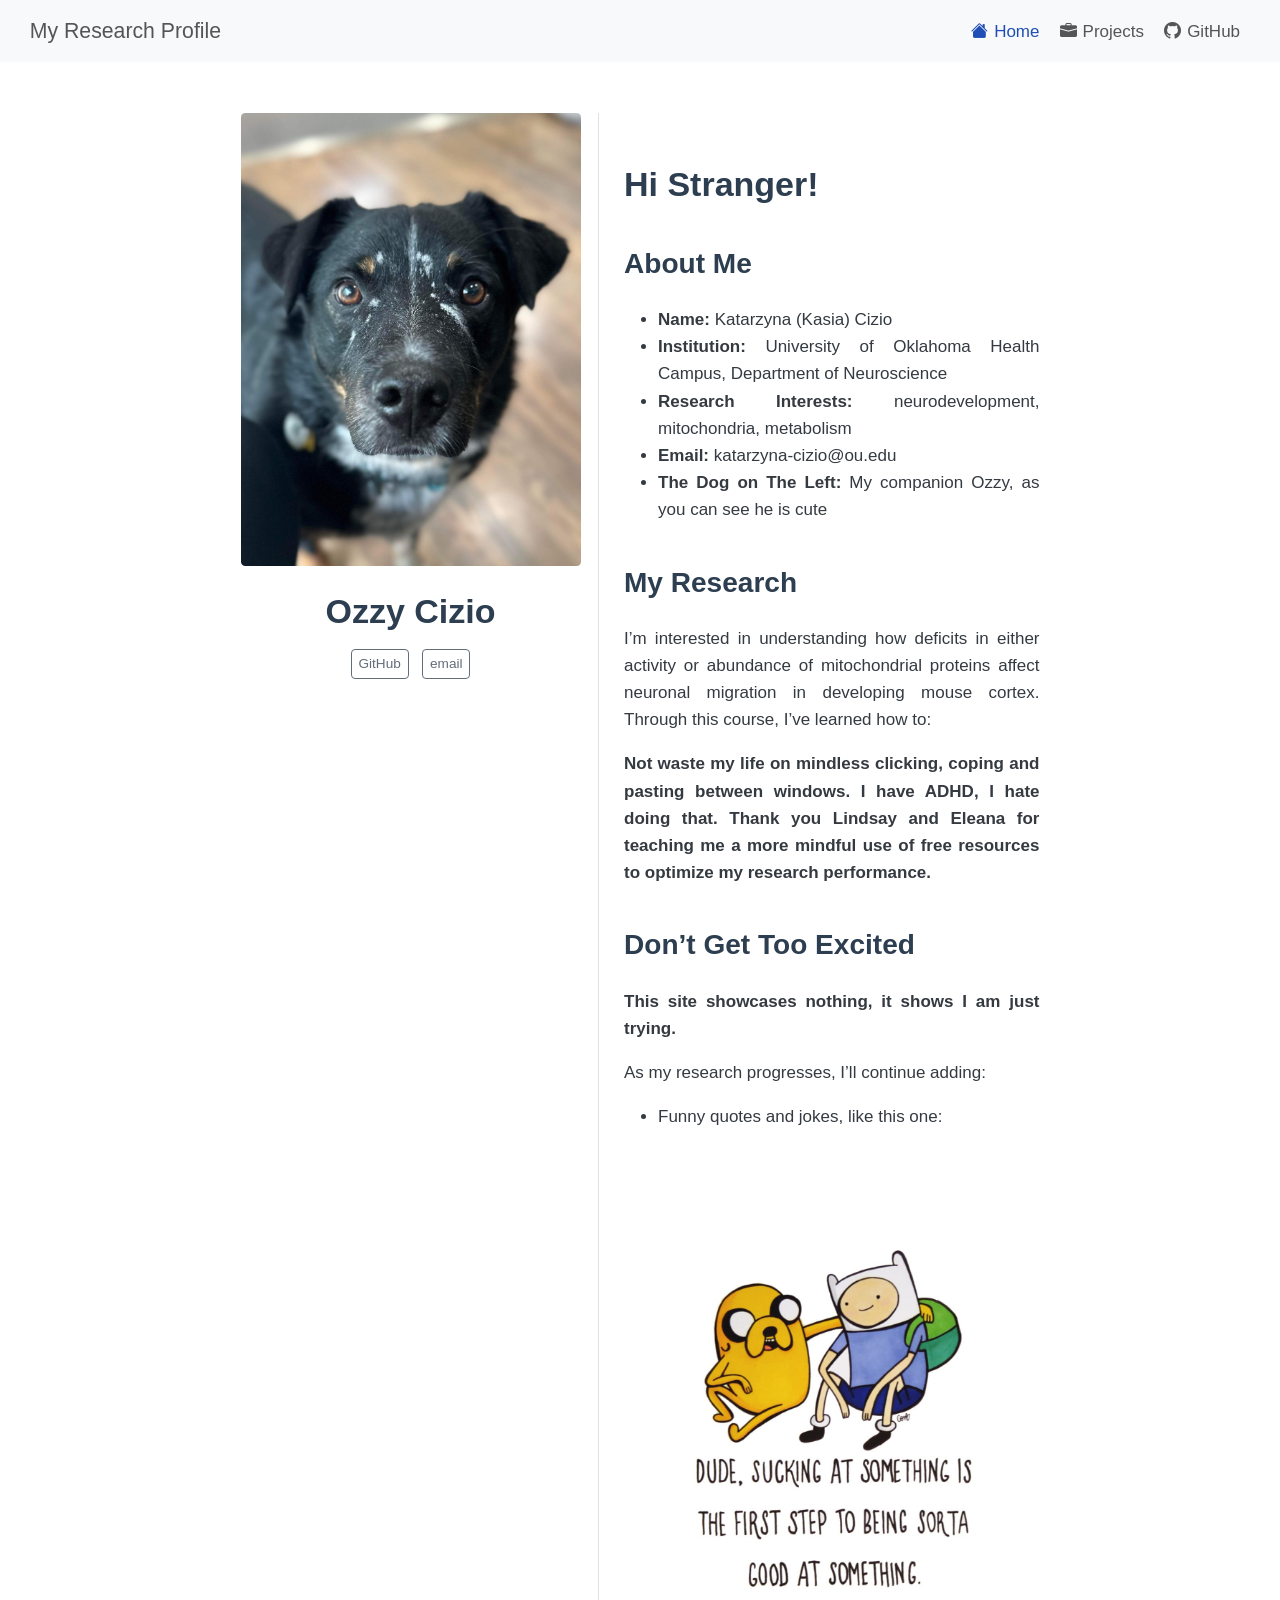
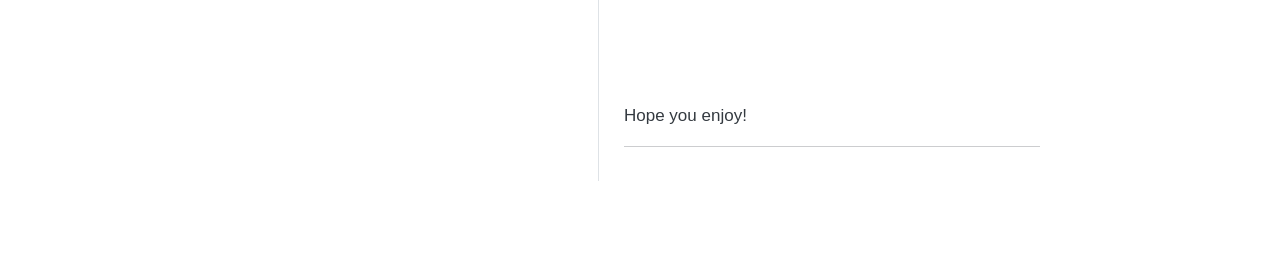
<file: docs/index.html>
<!DOCTYPE html>
<html xmlns="http://www.w3.org/1999/xhtml" lang="en" xml:lang="en"><head>

<meta charset="utf-8">
<meta name="generator" content="quarto-1.9.38">

<meta name="viewport" content="width=device-width, initial-scale=1.0, user-scalable=yes">


<title>Ozzy Cizio – My Research Profile</title>
<style>
/* Default styles provided by pandoc.
** See https://pandoc.org/MANUAL.html#variables-for-html for config info.
*/
code{white-space: pre-wrap;}
span.smallcaps{font-variant: small-caps;}
div.columns{display: flex; gap: min(4vw, 1.5em);}
div.column{flex: auto; overflow-x: auto;}
div.hanging-indent{margin-left: 1.5em; text-indent: -1.5em;}
ul.task-list{list-style: none;}
ul.task-list li input[type="checkbox"] {
  width: 0.8em;
  margin: 0 0.8em 0.2em -1em; /* quarto-specific, see https://github.com/quarto-dev/quarto-cli/issues/4556 */ 
  vertical-align: middle;
}
</style>


<script src="site_libs/quarto-nav/quarto-nav.js"></script>
<script src="site_libs/quarto-nav/headroom.min.js"></script>
<script src="site_libs/clipboard/clipboard.min.js"></script>
<script src="site_libs/quarto-search/autocomplete.umd.js"></script>
<script src="site_libs/quarto-search/fuse.min.js"></script>
<script src="site_libs/quarto-search/quarto-search.js"></script>
<meta name="quarto:offset" content="./">
<script src="site_libs/quarto-html/quarto.js" type="module"></script>
<script src="site_libs/quarto-html/tabsets/tabsets.js" type="module"></script>
<script src="site_libs/quarto-html/popper.min.js"></script>
<script src="site_libs/quarto-html/tippy.umd.min.js"></script>
<link href="site_libs/quarto-html/tippy.css" rel="stylesheet">
<link href="site_libs/quarto-html/quarto-syntax-highlighting-15634bcf2e68342d4ad2dfa704d543f6.css" rel="stylesheet" id="quarto-text-highlighting-styles">
<script src="site_libs/bootstrap/bootstrap.min.js"></script>
<link href="site_libs/bootstrap/bootstrap-icons.css" rel="stylesheet">
<link href="site_libs/bootstrap/bootstrap-1de071e047e49cd083ceb1b25ae4a66d.min.css" rel="stylesheet" append-hash="true" id="quarto-bootstrap" data-mode="light">
<script id="quarto-search-options" type="application/json">{
  "location": "navbar",
  "copy-button": false,
  "collapse-after": 3,
  "panel-placement": "end",
  "type": "overlay",
  "limit": 50,
  "keyboard-shortcut": [
    "f",
    "/",
    "s"
  ],
  "show-item-context": false,
  "language": {
    "search-no-results-text": "No results",
    "search-matching-documents-text": "matching documents",
    "search-copy-link-title": "Copy link to search",
    "search-hide-matches-text": "Hide additional matches",
    "search-more-match-text": "more match in this document",
    "search-more-matches-text": "more matches in this document",
    "search-clear-button-title": "Clear",
    "search-text-placeholder": "",
    "search-detached-cancel-button-title": "Cancel",
    "search-submit-button-title": "Submit",
    "search-label": "Search"
  }
}</script>


<link rel="stylesheet" href="styles.css">
</head>

<body class="nav-fixed fullcontent quarto-light">

<div id="quarto-search-results"></div>
  <header id="quarto-header" class="headroom fixed-top">
    <nav class="navbar navbar-expand-lg " data-bs-theme="dark">
      <div class="navbar-container container-fluid">
      <div class="navbar-brand-container mx-auto">
    <a class="navbar-brand" href="./index.html">
    <span class="navbar-title">My Research Profile</span>
    </a>
  </div>
          <button class="navbar-toggler" type="button" data-bs-toggle="collapse" data-bs-target="#navbarCollapse" aria-controls="navbarCollapse" role="menu" aria-expanded="false" aria-label="Toggle navigation" onclick="if (window.quartoToggleHeadroom) { window.quartoToggleHeadroom(); }">
  <span class="navbar-toggler-icon"></span>
</button>
          <div class="collapse navbar-collapse" id="navbarCollapse">
            <ul class="navbar-nav navbar-nav-scroll ms-auto">
  <li class="nav-item">
    <a class="nav-link active" href="./index.html" aria-current="page"> <i class="bi bi-house-fill" role="img">
</i> 
<span class="menu-text">Home</span></a>
  </li>  
  <li class="nav-item">
    <a class="nav-link" href="./projects.html"> <i class="bi bi-briefcase-fill" role="img">
</i> 
<span class="menu-text">Projects</span></a>
  </li>  
  <li class="nav-item">
    <a class="nav-link" href="https://github.com"> <i class="bi bi-github" role="img">
</i> 
<span class="menu-text">GitHub</span></a>
  </li>  
</ul>
          </div> <!-- /navcollapse -->
            <div class="quarto-navbar-tools">
</div>
      </div> <!-- /container-fluid -->
    </nav>
</header>
<!-- content -->
<div id="quarto-content" class="quarto-container page-columns page-rows-contents page-layout-article page-navbar">
<!-- sidebar -->
<!-- margin-sidebar -->
    
<!-- main -->
<div class="quarto-about-trestles">
  <div class="about-entity">
    <img src="IMG_8283.JPG" class="about-image
  rounded " style="width: 20em;">
<header id="title-block-header" class="quarto-title-block default">
<div class="quarto-title">
<h1 class="title">Ozzy Cizio</h1>
</div>
<div class="quarto-title-meta">
  </div>
</header>
    <div class="about-links">
  <a href="https://github.com/Cizialke/katcizio.github.io" class="about-link" rel="" target="">
     <span class="about-link-text">GitHub</span>
  </a>
  <a href="mailto:katarzyna-cizio@ou.edu" class="about-link" rel="" target="">
     <span class="about-link-text">email</span>
  </a>
</div>
  </div>
  <div class="about-contents"><main class="content" id="quarto-document-content">
<section id="hi-stranger" class="level1 columnpage">
<h1>Hi Stranger!</h1>
<section id="about-me" class="level2">
<h2 data-anchor-id="about-me">About Me</h2>
<ul>
<li><strong>Name:</strong> Katarzyna (Kasia) Cizio</li>
<li><strong>Institution:</strong> University of Oklahoma Health Campus, Department of Neuroscience</li>
<li><strong>Research Interests:</strong> neurodevelopment, mitochondria, metabolism</li>
<li><strong>Email:</strong> katarzyna-cizio@ou.edu</li>
<li><strong>The Dog on The Left:</strong> My companion Ozzy, as you can see he is cute</li>
</ul>
</section>
<section id="my-research" class="level2">
<h2 data-anchor-id="my-research">My Research</h2>
<p>I’m interested in understanding how deficits in either activity or abundance of mitochondrial proteins affect neuronal migration in developing mouse cortex. Through this course, I’ve learned how to:</p>
<p><strong>Not waste my life on mindless clicking, coping and pasting between windows. I have ADHD, I hate doing that. Thank you Lindsay and Eleana for teaching me a more mindful use of free resources to optimize my research performance.</strong></p>
</section>
<section id="dont-get-too-excited" class="level2">
<h2 data-anchor-id="dont-get-too-excited">Don’t Get Too Excited</h2>
<p><strong>This site showcases nothing, it shows I am just trying.</strong><br></p>
<p>As my research progresses, I’ll continue adding:</p>
<ul>
<li>Funny quotes and jokes, like this one:</li>
</ul>
<p><img src="jake_the_dog.jpg" width="100%"></p>
<p>Hope you enjoy!</p>
<hr>


</section>
</section>
</main></div>
</div>
 <!-- /main -->
<script id="quarto-html-after-body" type="application/javascript">
  window.document.addEventListener("DOMContentLoaded", function (event) {
    const isCodeAnnotation = (el) => {
      for (const clz of el.classList) {
        if (clz.startsWith('code-annotation-')) {                     
          return true;
        }
      }
      return false;
    }
    const onCopySuccess = function(e) {
      // button target
      const button = e.trigger;
      // don't keep focus
      button.blur();
      // flash "checked"
      button.classList.add('code-copy-button-checked');
      var currentTitle = button.getAttribute("title");
      button.setAttribute("title", "Copied!");
      let tooltip;
      if (window.bootstrap) {
        button.setAttribute("data-bs-toggle", "tooltip");
        button.setAttribute("data-bs-placement", "left");
        button.setAttribute("data-bs-title", "Copied!");
        tooltip = new bootstrap.Tooltip(button, 
          { trigger: "manual", 
            customClass: "code-copy-button-tooltip",
            offset: [0, -8]});
        tooltip.show();    
      }
      setTimeout(function() {
        if (tooltip) {
          tooltip.hide();
          button.removeAttribute("data-bs-title");
          button.removeAttribute("data-bs-toggle");
          button.removeAttribute("data-bs-placement");
        }
        button.setAttribute("title", currentTitle);
        button.classList.remove('code-copy-button-checked');
      }, 1000);
      // clear code selection
      e.clearSelection();
    }
    const getTextToCopy = function(trigger) {
      const outerScaffold = trigger.parentElement.cloneNode(true);
      const codeEl = outerScaffold.querySelector('code');
      for (const childEl of codeEl.children) {
        if (isCodeAnnotation(childEl)) {
          childEl.remove();
        }
      }
      return codeEl.innerText;
    }
    const clipboard = new window.ClipboardJS('.code-copy-button:not([data-in-quarto-modal])', {
      text: getTextToCopy
    });
    clipboard.on('success', onCopySuccess);
    if (window.document.getElementById('quarto-embedded-source-code-modal')) {
      const clipboardModal = new window.ClipboardJS('.code-copy-button[data-in-quarto-modal]', {
        text: getTextToCopy,
        container: window.document.getElementById('quarto-embedded-source-code-modal')
      });
      clipboardModal.on('success', onCopySuccess);
    }
      var localhostRegex = new RegExp(/^(?:http|https):\/\/localhost\:?[0-9]*\//);
      var mailtoRegex = new RegExp(/^mailto:/);
        var filterRegex = new RegExp('/' + window.location.host + '/');
      var isInternal = (href) => {
          return filterRegex.test(href) || localhostRegex.test(href) || mailtoRegex.test(href);
      }
      // Inspect non-navigation links and adorn them if external
     var links = window.document.querySelectorAll('a[href]:not(.nav-link):not(.navbar-brand):not(.toc-action):not(.sidebar-link):not(.sidebar-item-toggle):not(.pagination-link):not(.no-external):not([aria-hidden]):not(.dropdown-item):not(.quarto-navigation-tool):not(.about-link)');
      for (var i=0; i<links.length; i++) {
        const link = links[i];
        if (!isInternal(link.href)) {
          // undo the damage that might have been done by quarto-nav.js in the case of
          // links that we want to consider external
          if (link.dataset.originalHref !== undefined) {
            link.href = link.dataset.originalHref;
          }
        }
      }
    function tippyHover(el, contentFn, onTriggerFn, onUntriggerFn) {
      const config = {
        allowHTML: true,
        maxWidth: 500,
        delay: 100,
        arrow: false,
        appendTo: function(el) {
            return el.parentElement;
        },
        interactive: true,
        interactiveBorder: 10,
        theme: 'quarto',
        placement: 'bottom-start',
      };
      if (contentFn) {
        config.content = contentFn;
      }
      if (onTriggerFn) {
        config.onTrigger = onTriggerFn;
      }
      if (onUntriggerFn) {
        config.onUntrigger = onUntriggerFn;
      }
      window.tippy(el, config); 
    }
    const noterefs = window.document.querySelectorAll('a[role="doc-noteref"]');
    for (var i=0; i<noterefs.length; i++) {
      const ref = noterefs[i];
      tippyHover(ref, function() {
        // use id or data attribute instead here
        let href = ref.getAttribute('data-footnote-href') || ref.getAttribute('href');
        try { href = new URL(href).hash; } catch {}
        const id = href.replace(/^#\/?/, "");
        const note = window.document.getElementById(id);
        if (note) {
          return note.innerHTML;
        } else {
          return "";
        }
      });
    }
    const xrefs = window.document.querySelectorAll('a.quarto-xref');
    const processXRef = (id, note) => {
      // Strip column container classes
      const stripColumnClz = (el) => {
        el.classList.remove("page-full", "page-columns");
        if (el.children) {
          for (const child of el.children) {
            stripColumnClz(child);
          }
        }
      }
      stripColumnClz(note)
      if (id === null || id.startsWith('sec-')) {
        // Special case sections, only their first couple elements
        const container = document.createElement("div");
        if (note.children && note.children.length > 2) {
          container.appendChild(note.children[0].cloneNode(true));
          for (let i = 1; i < note.children.length; i++) {
            const child = note.children[i];
            if (child.tagName === "P" && child.innerText === "") {
              continue;
            } else {
              container.appendChild(child.cloneNode(true));
              break;
            }
          }
          if (window.Quarto?.typesetMath) {
            window.Quarto.typesetMath(container);
          }
          return container.innerHTML
        } else {
          if (window.Quarto?.typesetMath) {
            window.Quarto.typesetMath(note);
          }
          return note.innerHTML;
        }
      } else {
        // Remove any anchor links if they are present
        const anchorLink = note.querySelector('a.anchorjs-link');
        if (anchorLink) {
          anchorLink.remove();
        }
        if (window.Quarto?.typesetMath) {
          window.Quarto.typesetMath(note);
        }
        if (note.classList.contains("callout")) {
          return note.outerHTML;
        } else {
          return note.innerHTML;
        }
      }
    }
    for (var i=0; i<xrefs.length; i++) {
      const xref = xrefs[i];
      tippyHover(xref, undefined, function(instance) {
        instance.disable();
        let url = xref.getAttribute('href');
        let hash = undefined; 
        if (url.startsWith('#')) {
          hash = url;
        } else {
          try { hash = new URL(url).hash; } catch {}
        }
        if (hash) {
          const id = hash.replace(/^#\/?/, "");
          const note = window.document.getElementById(id);
          if (note !== null) {
            try {
              const html = processXRef(id, note.cloneNode(true));
              instance.setContent(html);
            } finally {
              instance.enable();
              instance.show();
            }
          } else {
            // See if we can fetch this
            fetch(url.split('#')[0])
            .then(res => res.text())
            .then(html => {
              const parser = new DOMParser();
              const htmlDoc = parser.parseFromString(html, "text/html");
              const note = htmlDoc.getElementById(id);
              if (note !== null) {
                const html = processXRef(id, note);
                instance.setContent(html);
              } 
            }).finally(() => {
              instance.enable();
              instance.show();
            });
          }
        } else {
          // See if we can fetch a full url (with no hash to target)
          // This is a special case and we should probably do some content thinning / targeting
          fetch(url)
          .then(res => res.text())
          .then(html => {
            const parser = new DOMParser();
            const htmlDoc = parser.parseFromString(html, "text/html");
            const note = htmlDoc.querySelector('main.content');
            if (note !== null) {
              // This should only happen for chapter cross references
              // (since there is no id in the URL)
              // remove the first header
              if (note.children.length > 0 && note.children[0].tagName === "HEADER") {
                note.children[0].remove();
              }
              const html = processXRef(null, note);
              instance.setContent(html);
            } 
          }).finally(() => {
            instance.enable();
            instance.show();
          });
        }
      }, function(instance) {
      });
    }
        let selectedAnnoteEl;
        const selectorForAnnotation = ( cell, annotation) => {
          let cellAttr = 'data-code-cell="' + cell + '"';
          let lineAttr = 'data-code-annotation="' +  annotation + '"';
          const selector = 'span[' + cellAttr + '][' + lineAttr + ']';
          return selector;
        }
        const selectCodeLines = (annoteEl) => {
          const doc = window.document;
          const targetCell = annoteEl.getAttribute("data-target-cell");
          const targetAnnotation = annoteEl.getAttribute("data-target-annotation");
          const annoteSpan = window.document.querySelector(selectorForAnnotation(targetCell, targetAnnotation));
          const lines = annoteSpan.getAttribute("data-code-lines").split(",");
          const lineIds = lines.map((line) => {
            return targetCell + "-" + line;
          })
          let top = null;
          let height = null;
          let parent = null;
          if (lineIds.length > 0) {
              //compute the position of the single el (top and bottom and make a div)
              const el = window.document.getElementById(lineIds[0]);
              top = el.offsetTop;
              height = el.offsetHeight;
              parent = el.parentElement.parentElement;
            if (lineIds.length > 1) {
              const lastEl = window.document.getElementById(lineIds[lineIds.length - 1]);
              const bottom = lastEl.offsetTop + lastEl.offsetHeight;
              height = bottom - top;
            }
            if (top !== null && height !== null && parent !== null) {
              // cook up a div (if necessary) and position it 
              let div = window.document.getElementById("code-annotation-line-highlight");
              if (div === null) {
                div = window.document.createElement("div");
                div.setAttribute("id", "code-annotation-line-highlight");
                div.style.position = 'absolute';
                parent.appendChild(div);
              }
              div.style.top = top - 2 + "px";
              div.style.height = height + 4 + "px";
              div.style.left = 0;
              let gutterDiv = window.document.getElementById("code-annotation-line-highlight-gutter");
              if (gutterDiv === null) {
                gutterDiv = window.document.createElement("div");
                gutterDiv.setAttribute("id", "code-annotation-line-highlight-gutter");
                gutterDiv.style.position = 'absolute';
                const codeCell = window.document.getElementById(targetCell);
                const gutter = codeCell.querySelector('.code-annotation-gutter');
                gutter.appendChild(gutterDiv);
              }
              gutterDiv.style.top = top - 2 + "px";
              gutterDiv.style.height = height + 4 + "px";
            }
            selectedAnnoteEl = annoteEl;
          }
        };
        const unselectCodeLines = () => {
          const elementsIds = ["code-annotation-line-highlight", "code-annotation-line-highlight-gutter"];
          elementsIds.forEach((elId) => {
            const div = window.document.getElementById(elId);
            if (div) {
              div.remove();
            }
          });
          selectedAnnoteEl = undefined;
        };
          // Handle positioning of the toggle
      window.addEventListener(
        "resize",
        throttle(() => {
          elRect = undefined;
          if (selectedAnnoteEl) {
            selectCodeLines(selectedAnnoteEl);
          }
        }, 10)
      );
      function throttle(fn, ms) {
      let throttle = false;
      let timer;
        return (...args) => {
          if(!throttle) { // first call gets through
              fn.apply(this, args);
              throttle = true;
          } else { // all the others get throttled
              if(timer) clearTimeout(timer); // cancel #2
              timer = setTimeout(() => {
                fn.apply(this, args);
                timer = throttle = false;
              }, ms);
          }
        };
      }
        // Attach click handler to the DT
        const annoteDls = window.document.querySelectorAll('dt[data-target-cell]');
        for (const annoteDlNode of annoteDls) {
          annoteDlNode.addEventListener('click', (event) => {
            const clickedEl = event.target;
            if (clickedEl !== selectedAnnoteEl) {
              unselectCodeLines();
              const activeEl = window.document.querySelector('dt[data-target-cell].code-annotation-active');
              if (activeEl) {
                activeEl.classList.remove('code-annotation-active');
              }
              selectCodeLines(clickedEl);
              clickedEl.classList.add('code-annotation-active');
            } else {
              // Unselect the line
              unselectCodeLines();
              clickedEl.classList.remove('code-annotation-active');
            }
          });
        }
    const findCites = (el) => {
      const parentEl = el.parentElement;
      if (parentEl) {
        const cites = parentEl.dataset.cites;
        if (cites) {
          return {
            el,
            cites: cites.split(' ')
          };
        } else {
          return findCites(el.parentElement)
        }
      } else {
        return undefined;
      }
    };
    var bibliorefs = window.document.querySelectorAll('a[role="doc-biblioref"]');
    for (var i=0; i<bibliorefs.length; i++) {
      const ref = bibliorefs[i];
      const citeInfo = findCites(ref);
      if (citeInfo) {
        tippyHover(citeInfo.el, function() {
          var popup = window.document.createElement('div');
          citeInfo.cites.forEach(function(cite) {
            var citeDiv = window.document.createElement('div');
            citeDiv.classList.add('hanging-indent');
            citeDiv.classList.add('csl-entry');
            var biblioDiv = window.document.getElementById('ref-' + cite);
            if (biblioDiv) {
              citeDiv.innerHTML = biblioDiv.innerHTML;
            }
            popup.appendChild(citeDiv);
          });
          return popup.innerHTML;
        });
      }
    }
  });
  </script>
</div> <!-- /content -->




</body></html>
</file>
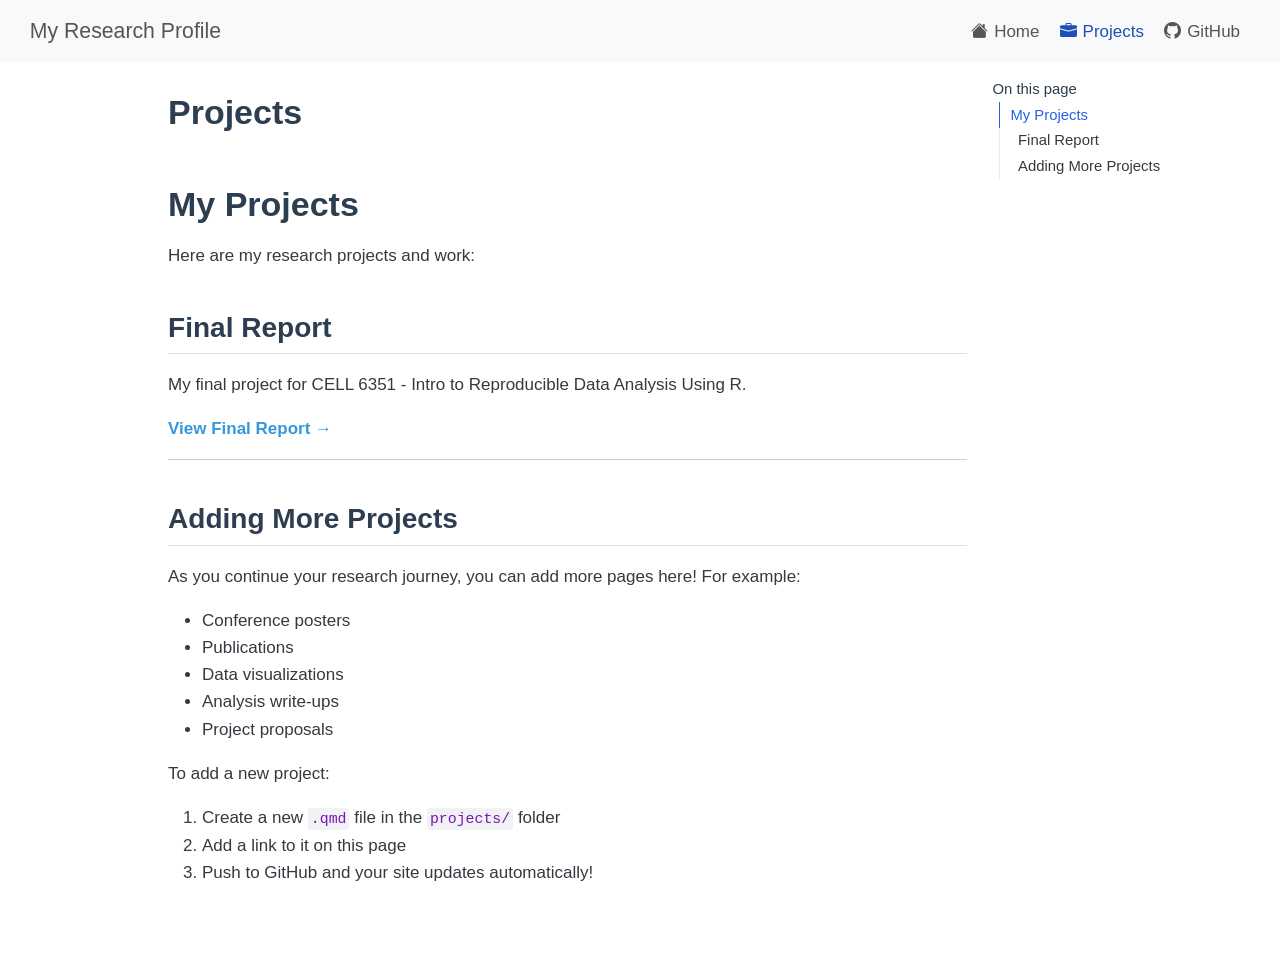
<file: docs/projects.html>
<!DOCTYPE html>
<html xmlns="http://www.w3.org/1999/xhtml" lang="en" xml:lang="en"><head>

<meta charset="utf-8">
<meta name="generator" content="quarto-1.9.38">

<meta name="viewport" content="width=device-width, initial-scale=1.0, user-scalable=yes">


<title>Projects – My Research Profile</title>
<style>
/* Default styles provided by pandoc.
** See https://pandoc.org/MANUAL.html#variables-for-html for config info.
*/
code{white-space: pre-wrap;}
span.smallcaps{font-variant: small-caps;}
div.columns{display: flex; gap: min(4vw, 1.5em);}
div.column{flex: auto; overflow-x: auto;}
div.hanging-indent{margin-left: 1.5em; text-indent: -1.5em;}
ul.task-list{list-style: none;}
ul.task-list li input[type="checkbox"] {
  width: 0.8em;
  margin: 0 0.8em 0.2em -1em; /* quarto-specific, see https://github.com/quarto-dev/quarto-cli/issues/4556 */ 
  vertical-align: middle;
}
</style>


<script src="site_libs/quarto-nav/quarto-nav.js"></script>
<script src="site_libs/quarto-nav/headroom.min.js"></script>
<script src="site_libs/clipboard/clipboard.min.js"></script>
<script src="site_libs/quarto-search/autocomplete.umd.js"></script>
<script src="site_libs/quarto-search/fuse.min.js"></script>
<script src="site_libs/quarto-search/quarto-search.js"></script>
<meta name="quarto:offset" content="./">
<script src="site_libs/quarto-html/quarto.js" type="module"></script>
<script src="site_libs/quarto-html/tabsets/tabsets.js" type="module"></script>
<script src="site_libs/quarto-html/popper.min.js"></script>
<script src="site_libs/quarto-html/tippy.umd.min.js"></script>
<script src="site_libs/quarto-html/anchor.min.js"></script>
<link href="site_libs/quarto-html/tippy.css" rel="stylesheet">
<link href="site_libs/quarto-html/quarto-syntax-highlighting-15634bcf2e68342d4ad2dfa704d543f6.css" rel="stylesheet" id="quarto-text-highlighting-styles">
<script src="site_libs/bootstrap/bootstrap.min.js"></script>
<link href="site_libs/bootstrap/bootstrap-icons.css" rel="stylesheet">
<link href="site_libs/bootstrap/bootstrap-1de071e047e49cd083ceb1b25ae4a66d.min.css" rel="stylesheet" append-hash="true" id="quarto-bootstrap" data-mode="light">
<script id="quarto-search-options" type="application/json">{
  "location": "navbar",
  "copy-button": false,
  "collapse-after": 3,
  "panel-placement": "end",
  "type": "overlay",
  "limit": 50,
  "keyboard-shortcut": [
    "f",
    "/",
    "s"
  ],
  "show-item-context": false,
  "language": {
    "search-no-results-text": "No results",
    "search-matching-documents-text": "matching documents",
    "search-copy-link-title": "Copy link to search",
    "search-hide-matches-text": "Hide additional matches",
    "search-more-match-text": "more match in this document",
    "search-more-matches-text": "more matches in this document",
    "search-clear-button-title": "Clear",
    "search-text-placeholder": "",
    "search-detached-cancel-button-title": "Cancel",
    "search-submit-button-title": "Submit",
    "search-label": "Search"
  }
}</script>


<link rel="stylesheet" href="styles.css">
</head>

<body class="nav-fixed quarto-light">

<div id="quarto-search-results"></div>
  <header id="quarto-header" class="headroom fixed-top">
    <nav class="navbar navbar-expand-lg " data-bs-theme="dark">
      <div class="navbar-container container-fluid">
      <div class="navbar-brand-container mx-auto">
    <a class="navbar-brand" href="./index.html">
    <span class="navbar-title">My Research Profile</span>
    </a>
  </div>
          <button class="navbar-toggler" type="button" data-bs-toggle="collapse" data-bs-target="#navbarCollapse" aria-controls="navbarCollapse" role="menu" aria-expanded="false" aria-label="Toggle navigation" onclick="if (window.quartoToggleHeadroom) { window.quartoToggleHeadroom(); }">
  <span class="navbar-toggler-icon"></span>
</button>
          <div class="collapse navbar-collapse" id="navbarCollapse">
            <ul class="navbar-nav navbar-nav-scroll ms-auto">
  <li class="nav-item">
    <a class="nav-link" href="./index.html"> <i class="bi bi-house-fill" role="img">
</i> 
<span class="menu-text">Home</span></a>
  </li>  
  <li class="nav-item">
    <a class="nav-link active" href="./projects.html" aria-current="page"> <i class="bi bi-briefcase-fill" role="img">
</i> 
<span class="menu-text">Projects</span></a>
  </li>  
  <li class="nav-item">
    <a class="nav-link" href="https://github.com"> <i class="bi bi-github" role="img">
</i> 
<span class="menu-text">GitHub</span></a>
  </li>  
</ul>
          </div> <!-- /navcollapse -->
            <div class="quarto-navbar-tools">
</div>
      </div> <!-- /container-fluid -->
    </nav>
</header>
<!-- content -->
<div id="quarto-content" class="quarto-container page-columns page-rows-contents page-layout-article page-navbar">
<!-- sidebar -->
<!-- margin-sidebar -->
    <div id="quarto-margin-sidebar" class="sidebar margin-sidebar">
        <nav id="TOC" role="doc-toc" class="toc-active">
    <h2 id="toc-title">On this page</h2>
   
  <ul>
  <li><a href="#my-projects" id="toc-my-projects" class="nav-link active" data-scroll-target="#my-projects">My Projects</a>
  <ul class="collapse">
  <li><a href="#final-report" id="toc-final-report" class="nav-link" data-scroll-target="#final-report">Final Report</a></li>
  <li><a href="#adding-more-projects" id="toc-adding-more-projects" class="nav-link" data-scroll-target="#adding-more-projects">Adding More Projects</a></li>
  </ul></li>
  </ul>
</nav>
    </div>
<!-- main -->
<main class="content" id="quarto-document-content">

<header id="title-block-header" class="quarto-title-block default">
<div class="quarto-title">
<h1 class="title">Projects</h1>
</div>



<div class="quarto-title-meta">

    
  
    
  </div>
  


</header>


<section id="my-projects" class="level1">
<h1>My Projects</h1>
<p>Here are my research projects and work:</p>
<section id="final-report" class="level2">
<h2 class="anchored" data-anchor-id="final-report">Final Report</h2>
<p>My final project for CELL 6351 - Intro to Reproducible Data Analysis Using R.</p>
<p><a href="./final-report.html"><strong>View Final Report</strong> →</a></p>
<hr>
</section>
<section id="adding-more-projects" class="level2">
<h2 class="anchored" data-anchor-id="adding-more-projects">Adding More Projects</h2>
<p>As you continue your research journey, you can add more pages here! For example:</p>
<ul>
<li>Conference posters</li>
<li>Publications</li>
<li>Data visualizations</li>
<li>Analysis write-ups</li>
<li>Project proposals</li>
</ul>
<p>To add a new project:</p>
<ol type="1">
<li>Create a new <code>.qmd</code> file in the <code>projects/</code> folder</li>
<li>Add a link to it on this page</li>
<li>Push to GitHub and your site updates automatically!</li>
</ol>


</section>
</section>

</main> <!-- /main -->
<script id="quarto-html-after-body" type="application/javascript">
  window.document.addEventListener("DOMContentLoaded", function (event) {
    const icon = "";
    const anchorJS = new window.AnchorJS();
    anchorJS.options = {
      placement: 'right',
      icon: icon
    };
    anchorJS.add('.anchored');
    const isCodeAnnotation = (el) => {
      for (const clz of el.classList) {
        if (clz.startsWith('code-annotation-')) {                     
          return true;
        }
      }
      return false;
    }
    const onCopySuccess = function(e) {
      // button target
      const button = e.trigger;
      // don't keep focus
      button.blur();
      // flash "checked"
      button.classList.add('code-copy-button-checked');
      var currentTitle = button.getAttribute("title");
      button.setAttribute("title", "Copied!");
      let tooltip;
      if (window.bootstrap) {
        button.setAttribute("data-bs-toggle", "tooltip");
        button.setAttribute("data-bs-placement", "left");
        button.setAttribute("data-bs-title", "Copied!");
        tooltip = new bootstrap.Tooltip(button, 
          { trigger: "manual", 
            customClass: "code-copy-button-tooltip",
            offset: [0, -8]});
        tooltip.show();    
      }
      setTimeout(function() {
        if (tooltip) {
          tooltip.hide();
          button.removeAttribute("data-bs-title");
          button.removeAttribute("data-bs-toggle");
          button.removeAttribute("data-bs-placement");
        }
        button.setAttribute("title", currentTitle);
        button.classList.remove('code-copy-button-checked');
      }, 1000);
      // clear code selection
      e.clearSelection();
    }
    const getTextToCopy = function(trigger) {
      const outerScaffold = trigger.parentElement.cloneNode(true);
      const codeEl = outerScaffold.querySelector('code');
      for (const childEl of codeEl.children) {
        if (isCodeAnnotation(childEl)) {
          childEl.remove();
        }
      }
      return codeEl.innerText;
    }
    const clipboard = new window.ClipboardJS('.code-copy-button:not([data-in-quarto-modal])', {
      text: getTextToCopy
    });
    clipboard.on('success', onCopySuccess);
    if (window.document.getElementById('quarto-embedded-source-code-modal')) {
      const clipboardModal = new window.ClipboardJS('.code-copy-button[data-in-quarto-modal]', {
        text: getTextToCopy,
        container: window.document.getElementById('quarto-embedded-source-code-modal')
      });
      clipboardModal.on('success', onCopySuccess);
    }
      var localhostRegex = new RegExp(/^(?:http|https):\/\/localhost\:?[0-9]*\//);
      var mailtoRegex = new RegExp(/^mailto:/);
        var filterRegex = new RegExp('/' + window.location.host + '/');
      var isInternal = (href) => {
          return filterRegex.test(href) || localhostRegex.test(href) || mailtoRegex.test(href);
      }
      // Inspect non-navigation links and adorn them if external
     var links = window.document.querySelectorAll('a[href]:not(.nav-link):not(.navbar-brand):not(.toc-action):not(.sidebar-link):not(.sidebar-item-toggle):not(.pagination-link):not(.no-external):not([aria-hidden]):not(.dropdown-item):not(.quarto-navigation-tool):not(.about-link)');
      for (var i=0; i<links.length; i++) {
        const link = links[i];
        if (!isInternal(link.href)) {
          // undo the damage that might have been done by quarto-nav.js in the case of
          // links that we want to consider external
          if (link.dataset.originalHref !== undefined) {
            link.href = link.dataset.originalHref;
          }
        }
      }
    function tippyHover(el, contentFn, onTriggerFn, onUntriggerFn) {
      const config = {
        allowHTML: true,
        maxWidth: 500,
        delay: 100,
        arrow: false,
        appendTo: function(el) {
            return el.parentElement;
        },
        interactive: true,
        interactiveBorder: 10,
        theme: 'quarto',
        placement: 'bottom-start',
      };
      if (contentFn) {
        config.content = contentFn;
      }
      if (onTriggerFn) {
        config.onTrigger = onTriggerFn;
      }
      if (onUntriggerFn) {
        config.onUntrigger = onUntriggerFn;
      }
      window.tippy(el, config); 
    }
    const noterefs = window.document.querySelectorAll('a[role="doc-noteref"]');
    for (var i=0; i<noterefs.length; i++) {
      const ref = noterefs[i];
      tippyHover(ref, function() {
        // use id or data attribute instead here
        let href = ref.getAttribute('data-footnote-href') || ref.getAttribute('href');
        try { href = new URL(href).hash; } catch {}
        const id = href.replace(/^#\/?/, "");
        const note = window.document.getElementById(id);
        if (note) {
          return note.innerHTML;
        } else {
          return "";
        }
      });
    }
    const xrefs = window.document.querySelectorAll('a.quarto-xref');
    const processXRef = (id, note) => {
      // Strip column container classes
      const stripColumnClz = (el) => {
        el.classList.remove("page-full", "page-columns");
        if (el.children) {
          for (const child of el.children) {
            stripColumnClz(child);
          }
        }
      }
      stripColumnClz(note)
      if (id === null || id.startsWith('sec-')) {
        // Special case sections, only their first couple elements
        const container = document.createElement("div");
        if (note.children && note.children.length > 2) {
          container.appendChild(note.children[0].cloneNode(true));
          for (let i = 1; i < note.children.length; i++) {
            const child = note.children[i];
            if (child.tagName === "P" && child.innerText === "") {
              continue;
            } else {
              container.appendChild(child.cloneNode(true));
              break;
            }
          }
          if (window.Quarto?.typesetMath) {
            window.Quarto.typesetMath(container);
          }
          return container.innerHTML
        } else {
          if (window.Quarto?.typesetMath) {
            window.Quarto.typesetMath(note);
          }
          return note.innerHTML;
        }
      } else {
        // Remove any anchor links if they are present
        const anchorLink = note.querySelector('a.anchorjs-link');
        if (anchorLink) {
          anchorLink.remove();
        }
        if (window.Quarto?.typesetMath) {
          window.Quarto.typesetMath(note);
        }
        if (note.classList.contains("callout")) {
          return note.outerHTML;
        } else {
          return note.innerHTML;
        }
      }
    }
    for (var i=0; i<xrefs.length; i++) {
      const xref = xrefs[i];
      tippyHover(xref, undefined, function(instance) {
        instance.disable();
        let url = xref.getAttribute('href');
        let hash = undefined; 
        if (url.startsWith('#')) {
          hash = url;
        } else {
          try { hash = new URL(url).hash; } catch {}
        }
        if (hash) {
          const id = hash.replace(/^#\/?/, "");
          const note = window.document.getElementById(id);
          if (note !== null) {
            try {
              const html = processXRef(id, note.cloneNode(true));
              instance.setContent(html);
            } finally {
              instance.enable();
              instance.show();
            }
          } else {
            // See if we can fetch this
            fetch(url.split('#')[0])
            .then(res => res.text())
            .then(html => {
              const parser = new DOMParser();
              const htmlDoc = parser.parseFromString(html, "text/html");
              const note = htmlDoc.getElementById(id);
              if (note !== null) {
                const html = processXRef(id, note);
                instance.setContent(html);
              } 
            }).finally(() => {
              instance.enable();
              instance.show();
            });
          }
        } else {
          // See if we can fetch a full url (with no hash to target)
          // This is a special case and we should probably do some content thinning / targeting
          fetch(url)
          .then(res => res.text())
          .then(html => {
            const parser = new DOMParser();
            const htmlDoc = parser.parseFromString(html, "text/html");
            const note = htmlDoc.querySelector('main.content');
            if (note !== null) {
              // This should only happen for chapter cross references
              // (since there is no id in the URL)
              // remove the first header
              if (note.children.length > 0 && note.children[0].tagName === "HEADER") {
                note.children[0].remove();
              }
              const html = processXRef(null, note);
              instance.setContent(html);
            } 
          }).finally(() => {
            instance.enable();
            instance.show();
          });
        }
      }, function(instance) {
      });
    }
        let selectedAnnoteEl;
        const selectorForAnnotation = ( cell, annotation) => {
          let cellAttr = 'data-code-cell="' + cell + '"';
          let lineAttr = 'data-code-annotation="' +  annotation + '"';
          const selector = 'span[' + cellAttr + '][' + lineAttr + ']';
          return selector;
        }
        const selectCodeLines = (annoteEl) => {
          const doc = window.document;
          const targetCell = annoteEl.getAttribute("data-target-cell");
          const targetAnnotation = annoteEl.getAttribute("data-target-annotation");
          const annoteSpan = window.document.querySelector(selectorForAnnotation(targetCell, targetAnnotation));
          const lines = annoteSpan.getAttribute("data-code-lines").split(",");
          const lineIds = lines.map((line) => {
            return targetCell + "-" + line;
          })
          let top = null;
          let height = null;
          let parent = null;
          if (lineIds.length > 0) {
              //compute the position of the single el (top and bottom and make a div)
              const el = window.document.getElementById(lineIds[0]);
              top = el.offsetTop;
              height = el.offsetHeight;
              parent = el.parentElement.parentElement;
            if (lineIds.length > 1) {
              const lastEl = window.document.getElementById(lineIds[lineIds.length - 1]);
              const bottom = lastEl.offsetTop + lastEl.offsetHeight;
              height = bottom - top;
            }
            if (top !== null && height !== null && parent !== null) {
              // cook up a div (if necessary) and position it 
              let div = window.document.getElementById("code-annotation-line-highlight");
              if (div === null) {
                div = window.document.createElement("div");
                div.setAttribute("id", "code-annotation-line-highlight");
                div.style.position = 'absolute';
                parent.appendChild(div);
              }
              div.style.top = top - 2 + "px";
              div.style.height = height + 4 + "px";
              div.style.left = 0;
              let gutterDiv = window.document.getElementById("code-annotation-line-highlight-gutter");
              if (gutterDiv === null) {
                gutterDiv = window.document.createElement("div");
                gutterDiv.setAttribute("id", "code-annotation-line-highlight-gutter");
                gutterDiv.style.position = 'absolute';
                const codeCell = window.document.getElementById(targetCell);
                const gutter = codeCell.querySelector('.code-annotation-gutter');
                gutter.appendChild(gutterDiv);
              }
              gutterDiv.style.top = top - 2 + "px";
              gutterDiv.style.height = height + 4 + "px";
            }
            selectedAnnoteEl = annoteEl;
          }
        };
        const unselectCodeLines = () => {
          const elementsIds = ["code-annotation-line-highlight", "code-annotation-line-highlight-gutter"];
          elementsIds.forEach((elId) => {
            const div = window.document.getElementById(elId);
            if (div) {
              div.remove();
            }
          });
          selectedAnnoteEl = undefined;
        };
          // Handle positioning of the toggle
      window.addEventListener(
        "resize",
        throttle(() => {
          elRect = undefined;
          if (selectedAnnoteEl) {
            selectCodeLines(selectedAnnoteEl);
          }
        }, 10)
      );
      function throttle(fn, ms) {
      let throttle = false;
      let timer;
        return (...args) => {
          if(!throttle) { // first call gets through
              fn.apply(this, args);
              throttle = true;
          } else { // all the others get throttled
              if(timer) clearTimeout(timer); // cancel #2
              timer = setTimeout(() => {
                fn.apply(this, args);
                timer = throttle = false;
              }, ms);
          }
        };
      }
        // Attach click handler to the DT
        const annoteDls = window.document.querySelectorAll('dt[data-target-cell]');
        for (const annoteDlNode of annoteDls) {
          annoteDlNode.addEventListener('click', (event) => {
            const clickedEl = event.target;
            if (clickedEl !== selectedAnnoteEl) {
              unselectCodeLines();
              const activeEl = window.document.querySelector('dt[data-target-cell].code-annotation-active');
              if (activeEl) {
                activeEl.classList.remove('code-annotation-active');
              }
              selectCodeLines(clickedEl);
              clickedEl.classList.add('code-annotation-active');
            } else {
              // Unselect the line
              unselectCodeLines();
              clickedEl.classList.remove('code-annotation-active');
            }
          });
        }
    const findCites = (el) => {
      const parentEl = el.parentElement;
      if (parentEl) {
        const cites = parentEl.dataset.cites;
        if (cites) {
          return {
            el,
            cites: cites.split(' ')
          };
        } else {
          return findCites(el.parentElement)
        }
      } else {
        return undefined;
      }
    };
    var bibliorefs = window.document.querySelectorAll('a[role="doc-biblioref"]');
    for (var i=0; i<bibliorefs.length; i++) {
      const ref = bibliorefs[i];
      const citeInfo = findCites(ref);
      if (citeInfo) {
        tippyHover(citeInfo.el, function() {
          var popup = window.document.createElement('div');
          citeInfo.cites.forEach(function(cite) {
            var citeDiv = window.document.createElement('div');
            citeDiv.classList.add('hanging-indent');
            citeDiv.classList.add('csl-entry');
            var biblioDiv = window.document.getElementById('ref-' + cite);
            if (biblioDiv) {
              citeDiv.innerHTML = biblioDiv.innerHTML;
            }
            popup.appendChild(citeDiv);
          });
          return popup.innerHTML;
        });
      }
    }
  });
  </script>
</div> <!-- /content -->




</body></html>
</file>
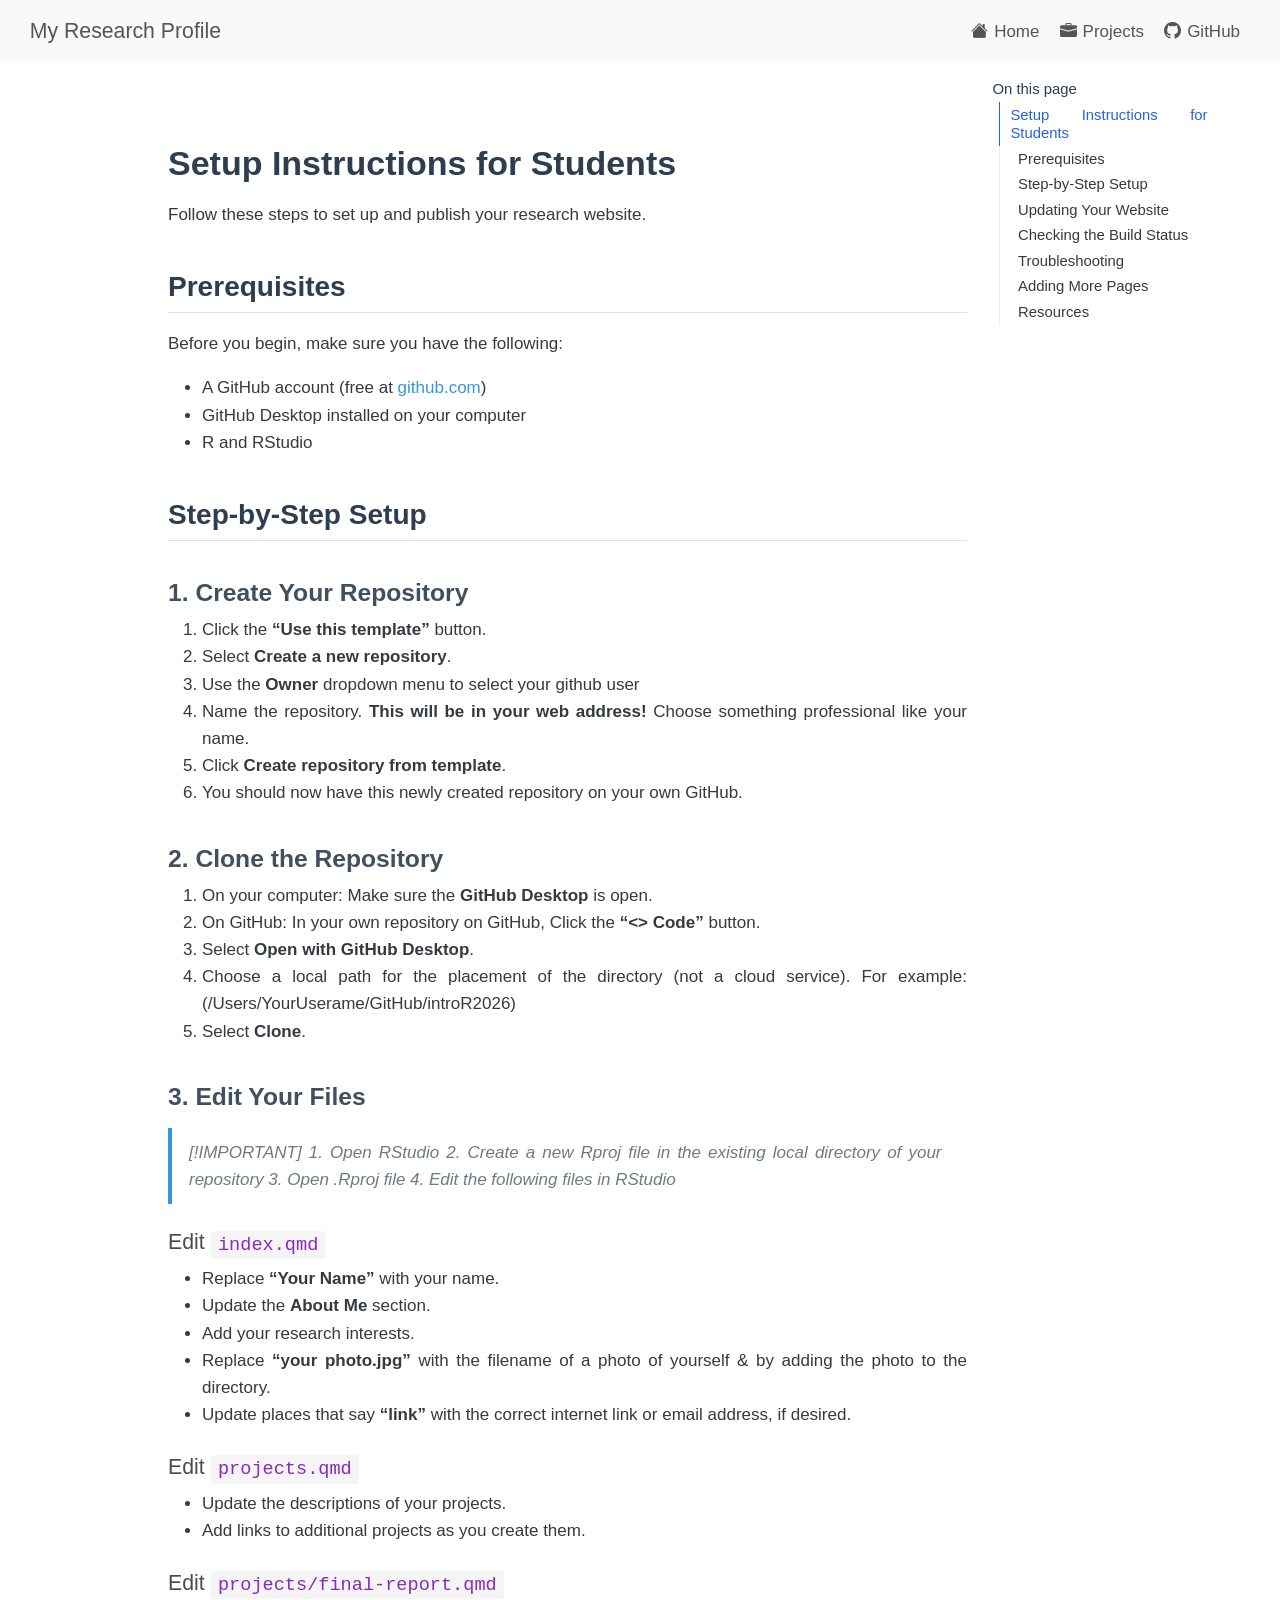
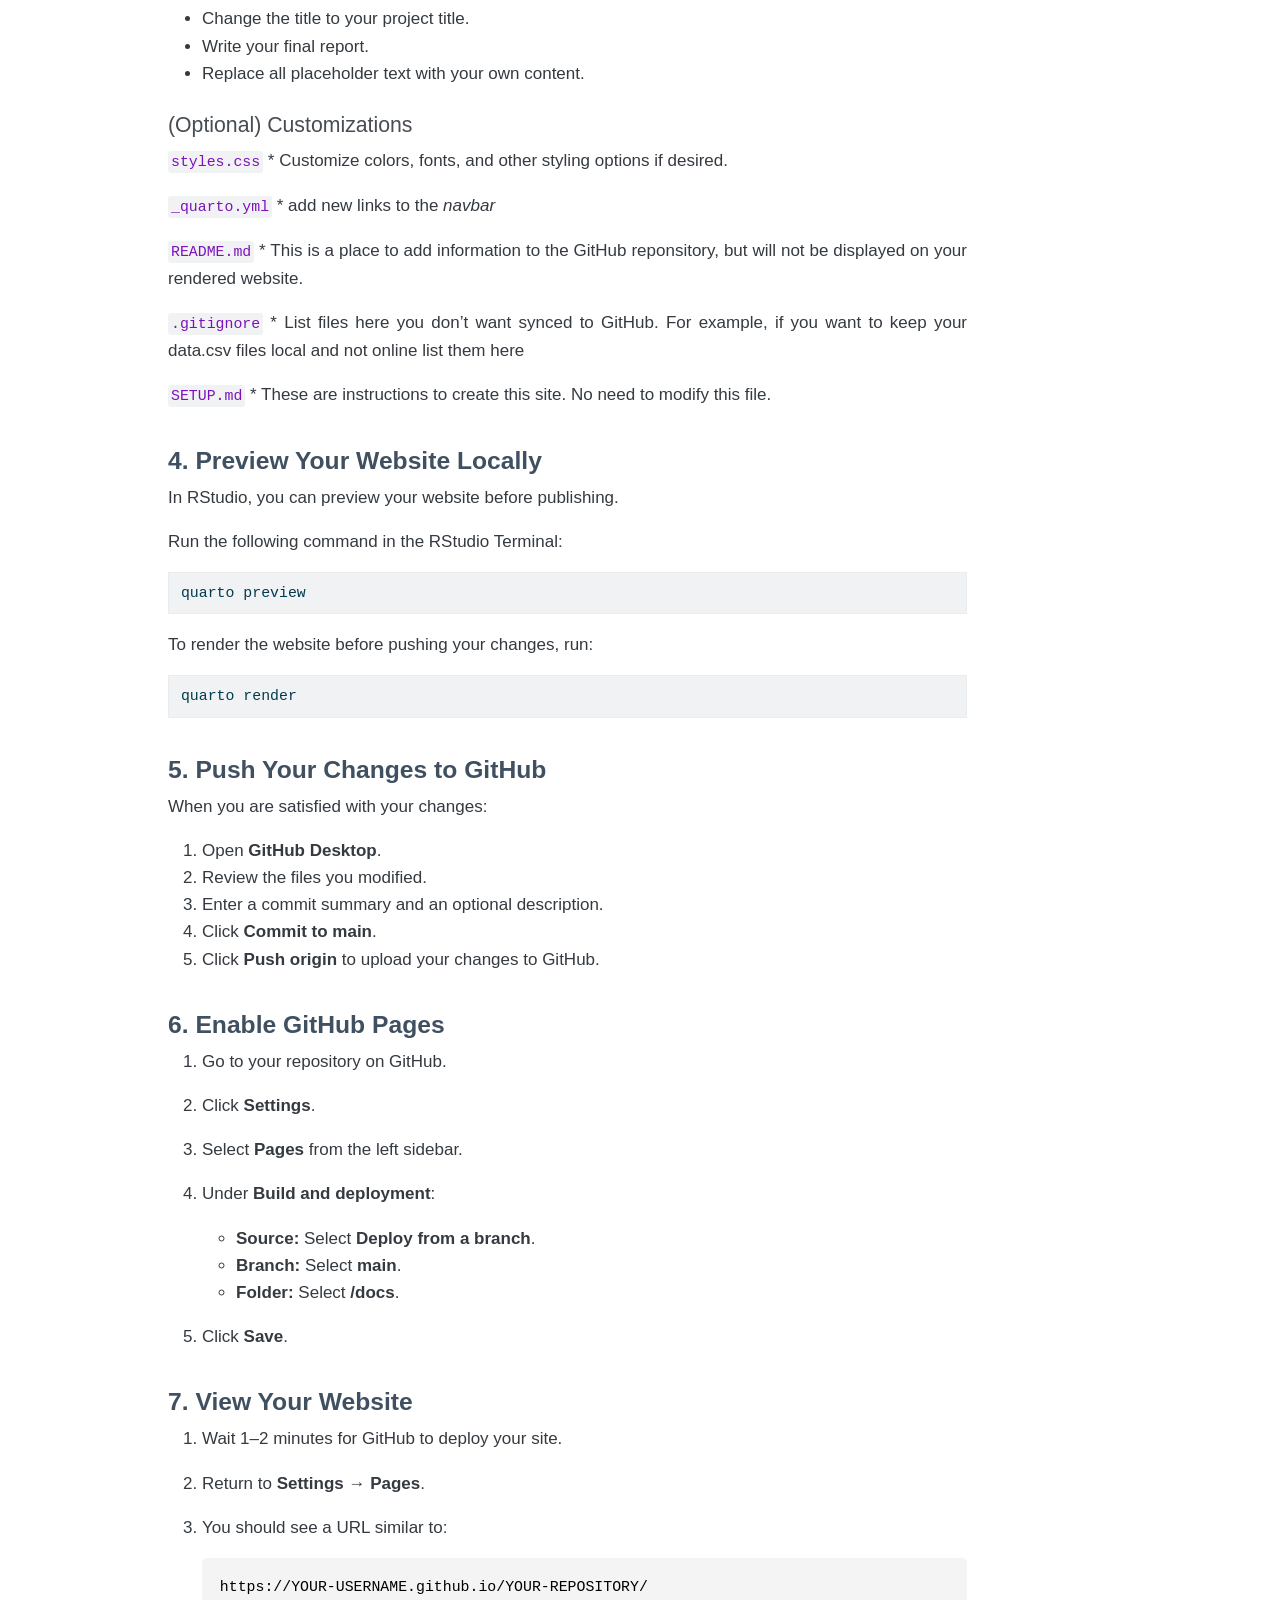
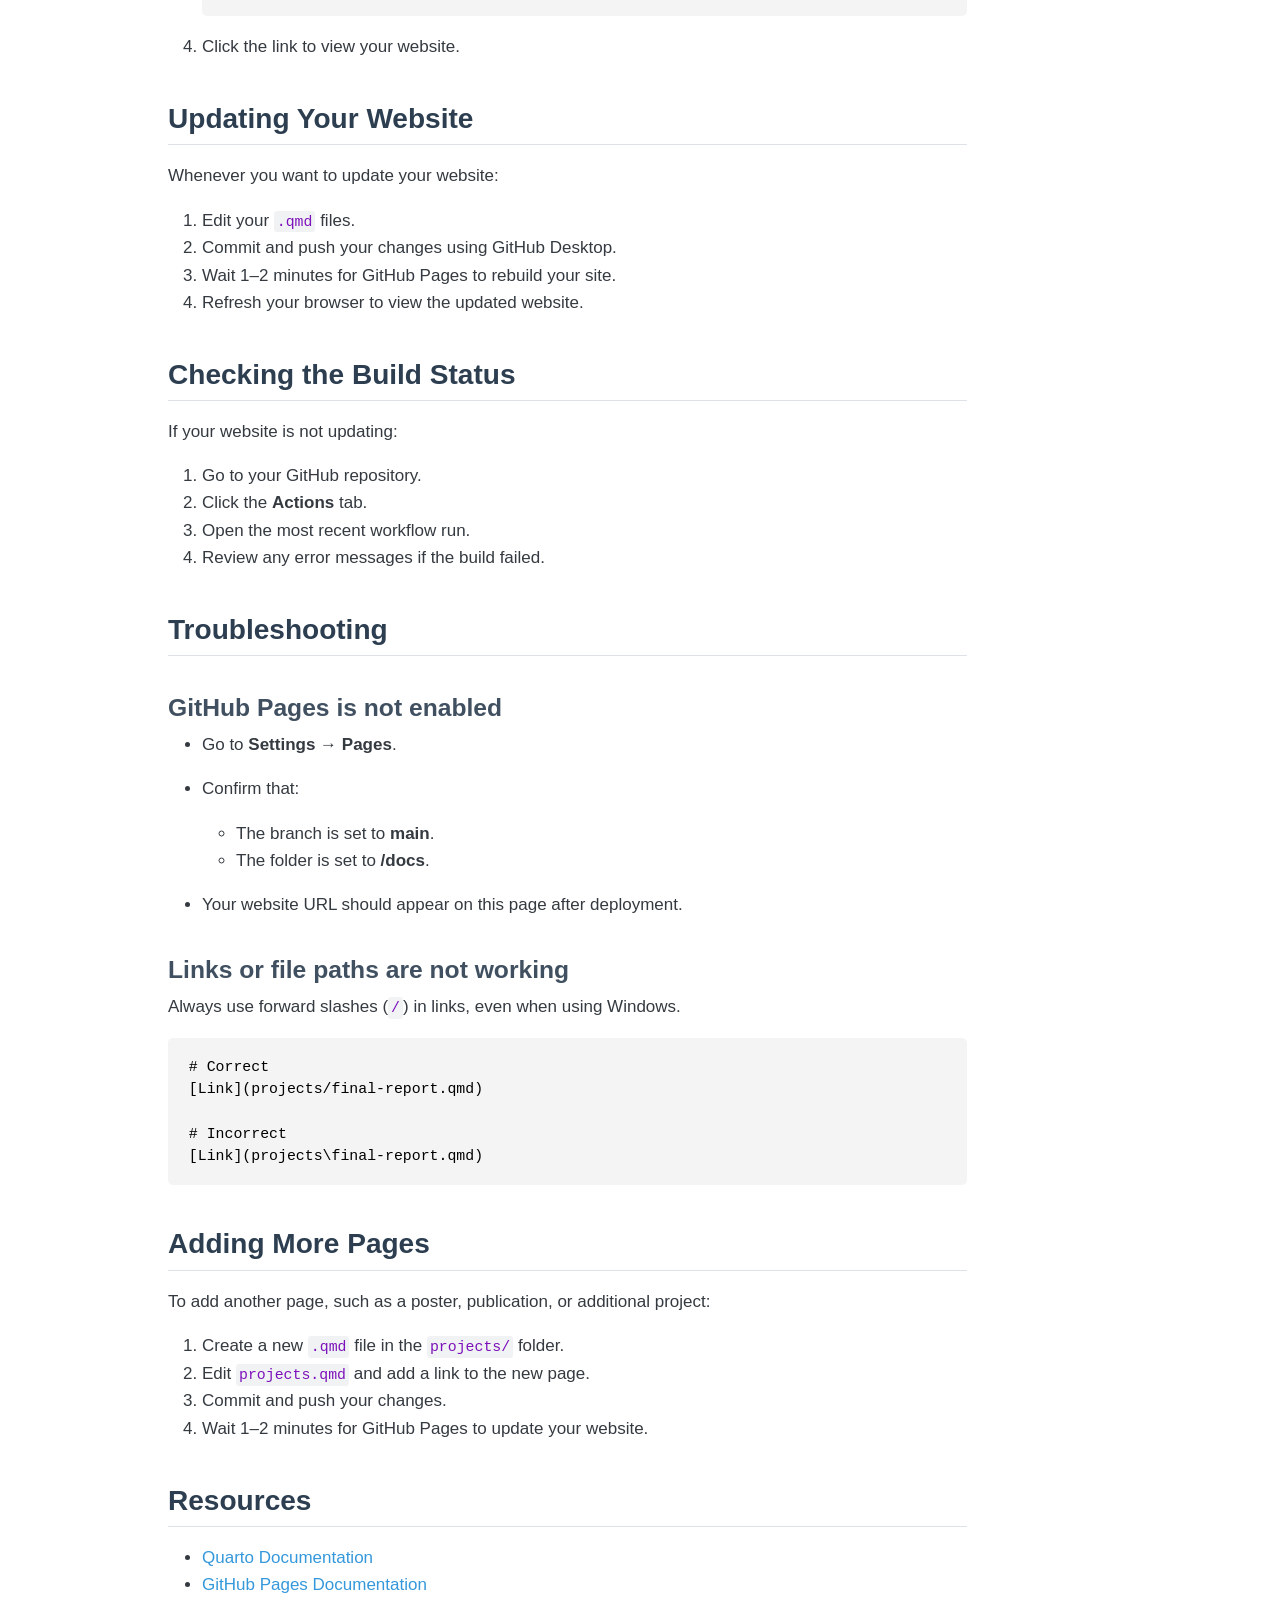
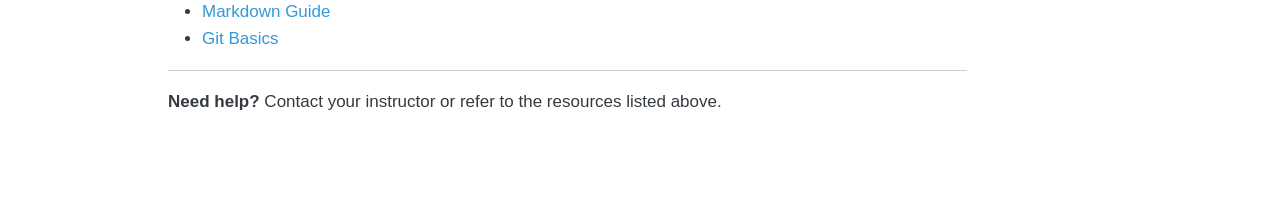
<file: docs/SETUP.html>
<!DOCTYPE html>
<html xmlns="http://www.w3.org/1999/xhtml" lang="en" xml:lang="en"><head>

<meta charset="utf-8">
<meta name="generator" content="quarto-1.9.38">

<meta name="viewport" content="width=device-width, initial-scale=1.0, user-scalable=yes">


<title>setup – My Research Profile</title>
<style>
/* Default styles provided by pandoc.
** See https://pandoc.org/MANUAL.html#variables-for-html for config info.
*/
code{white-space: pre-wrap;}
span.smallcaps{font-variant: small-caps;}
div.columns{display: flex; gap: min(4vw, 1.5em);}
div.column{flex: auto; overflow-x: auto;}
div.hanging-indent{margin-left: 1.5em; text-indent: -1.5em;}
ul.task-list{list-style: none;}
ul.task-list li input[type="checkbox"] {
  width: 0.8em;
  margin: 0 0.8em 0.2em -1em; /* quarto-specific, see https://github.com/quarto-dev/quarto-cli/issues/4556 */ 
  vertical-align: middle;
}
/* CSS for syntax highlighting */
html { -webkit-text-size-adjust: 100%; }
pre > code.sourceCode { white-space: pre; position: relative; }
pre > code.sourceCode > span { display: inline-block; line-height: 1.25; }
pre > code.sourceCode > span:empty { height: 1.2em; }
.sourceCode { overflow: visible; }
code.sourceCode > span { color: inherit; text-decoration: inherit; }
div.sourceCode { margin: 1em 0; }
pre.sourceCode { margin: 0; }
@media screen {
div.sourceCode { overflow: auto; }
}
@media print {
pre > code.sourceCode { white-space: pre-wrap; }
pre > code.sourceCode > span { text-indent: -5em; padding-left: 5em; }
}
pre.numberSource code
  { counter-reset: source-line 0; }
pre.numberSource code > span
  { position: relative; left: -4em; counter-increment: source-line; }
pre.numberSource code > span > a:first-child::before
  { content: counter(source-line);
    position: relative; left: -1em; text-align: right; vertical-align: baseline;
    border: none; display: inline-block;
    -webkit-touch-callout: none; -webkit-user-select: none;
    -khtml-user-select: none; -moz-user-select: none;
    -ms-user-select: none; user-select: none;
    padding: 0 4px; width: 4em;
  }
pre.numberSource { margin-left: 3em;  padding-left: 4px; }
div.sourceCode
  {   }
@media screen {
pre > code.sourceCode > span > a:first-child::before { text-decoration: underline; }
}
</style>


<script src="site_libs/quarto-nav/quarto-nav.js"></script>
<script src="site_libs/quarto-nav/headroom.min.js"></script>
<script src="site_libs/clipboard/clipboard.min.js"></script>
<script src="site_libs/quarto-search/autocomplete.umd.js"></script>
<script src="site_libs/quarto-search/fuse.min.js"></script>
<script src="site_libs/quarto-search/quarto-search.js"></script>
<meta name="quarto:offset" content="./">
<script src="site_libs/quarto-html/quarto.js" type="module"></script>
<script src="site_libs/quarto-html/tabsets/tabsets.js" type="module"></script>
<script src="site_libs/quarto-html/popper.min.js"></script>
<script src="site_libs/quarto-html/tippy.umd.min.js"></script>
<script src="site_libs/quarto-html/anchor.min.js"></script>
<link href="site_libs/quarto-html/tippy.css" rel="stylesheet">
<link href="site_libs/quarto-html/quarto-syntax-highlighting-15634bcf2e68342d4ad2dfa704d543f6.css" rel="stylesheet" id="quarto-text-highlighting-styles">
<script src="site_libs/bootstrap/bootstrap.min.js"></script>
<link href="site_libs/bootstrap/bootstrap-icons.css" rel="stylesheet">
<link href="site_libs/bootstrap/bootstrap-1de071e047e49cd083ceb1b25ae4a66d.min.css" rel="stylesheet" append-hash="true" id="quarto-bootstrap" data-mode="light">
<script id="quarto-search-options" type="application/json">{
  "location": "navbar",
  "copy-button": false,
  "collapse-after": 3,
  "panel-placement": "end",
  "type": "overlay",
  "limit": 50,
  "keyboard-shortcut": [
    "f",
    "/",
    "s"
  ],
  "show-item-context": false,
  "language": {
    "search-no-results-text": "No results",
    "search-matching-documents-text": "matching documents",
    "search-copy-link-title": "Copy link to search",
    "search-hide-matches-text": "Hide additional matches",
    "search-more-match-text": "more match in this document",
    "search-more-matches-text": "more matches in this document",
    "search-clear-button-title": "Clear",
    "search-text-placeholder": "",
    "search-detached-cancel-button-title": "Cancel",
    "search-submit-button-title": "Submit",
    "search-label": "Search"
  }
}</script>


<link rel="stylesheet" href="styles.css">
</head>

<body class="nav-fixed quarto-light">

<div id="quarto-search-results"></div>
  <header id="quarto-header" class="headroom fixed-top">
    <nav class="navbar navbar-expand-lg " data-bs-theme="dark">
      <div class="navbar-container container-fluid">
      <div class="navbar-brand-container mx-auto">
    <a class="navbar-brand" href="./index.html">
    <span class="navbar-title">My Research Profile</span>
    </a>
  </div>
          <button class="navbar-toggler" type="button" data-bs-toggle="collapse" data-bs-target="#navbarCollapse" aria-controls="navbarCollapse" role="menu" aria-expanded="false" aria-label="Toggle navigation" onclick="if (window.quartoToggleHeadroom) { window.quartoToggleHeadroom(); }">
  <span class="navbar-toggler-icon"></span>
</button>
          <div class="collapse navbar-collapse" id="navbarCollapse">
            <ul class="navbar-nav navbar-nav-scroll ms-auto">
  <li class="nav-item">
    <a class="nav-link" href="./index.html"> <i class="bi bi-house-fill" role="img">
</i> 
<span class="menu-text">Home</span></a>
  </li>  
  <li class="nav-item">
    <a class="nav-link" href="./projects.html"> <i class="bi bi-briefcase-fill" role="img">
</i> 
<span class="menu-text">Projects</span></a>
  </li>  
  <li class="nav-item">
    <a class="nav-link" href="https://github.com"> <i class="bi bi-github" role="img">
</i> 
<span class="menu-text">GitHub</span></a>
  </li>  
</ul>
          </div> <!-- /navcollapse -->
            <div class="quarto-navbar-tools">
</div>
      </div> <!-- /container-fluid -->
    </nav>
</header>
<!-- content -->
<div id="quarto-content" class="quarto-container page-columns page-rows-contents page-layout-article page-navbar">
<!-- sidebar -->
<!-- margin-sidebar -->
    <div id="quarto-margin-sidebar" class="sidebar margin-sidebar">
        <nav id="TOC" role="doc-toc" class="toc-active">
    <h2 id="toc-title">On this page</h2>
   
  <ul>
  <li><a href="#setup-instructions-for-students" id="toc-setup-instructions-for-students" class="nav-link active" data-scroll-target="#setup-instructions-for-students">Setup Instructions for Students</a>
  <ul class="collapse">
  <li><a href="#prerequisites" id="toc-prerequisites" class="nav-link" data-scroll-target="#prerequisites">Prerequisites</a></li>
  <li><a href="#step-by-step-setup" id="toc-step-by-step-setup" class="nav-link" data-scroll-target="#step-by-step-setup">Step-by-Step Setup</a>
  <ul class="collapse">
  <li><a href="#create-your-repository" id="toc-create-your-repository" class="nav-link" data-scroll-target="#create-your-repository">1. Create Your Repository</a></li>
  <li><a href="#clone-the-repository" id="toc-clone-the-repository" class="nav-link" data-scroll-target="#clone-the-repository">2. Clone the Repository</a></li>
  <li><a href="#edit-your-files" id="toc-edit-your-files" class="nav-link" data-scroll-target="#edit-your-files">3. Edit Your Files</a></li>
  <li><a href="#preview-your-website-locally" id="toc-preview-your-website-locally" class="nav-link" data-scroll-target="#preview-your-website-locally">4. Preview Your Website Locally</a></li>
  <li><a href="#push-your-changes-to-github" id="toc-push-your-changes-to-github" class="nav-link" data-scroll-target="#push-your-changes-to-github">5. Push Your Changes to GitHub</a></li>
  <li><a href="#enable-github-pages" id="toc-enable-github-pages" class="nav-link" data-scroll-target="#enable-github-pages">6. Enable GitHub Pages</a></li>
  <li><a href="#view-your-website" id="toc-view-your-website" class="nav-link" data-scroll-target="#view-your-website">7. View Your Website</a></li>
  </ul></li>
  <li><a href="#updating-your-website" id="toc-updating-your-website" class="nav-link" data-scroll-target="#updating-your-website">Updating Your Website</a></li>
  <li><a href="#checking-the-build-status" id="toc-checking-the-build-status" class="nav-link" data-scroll-target="#checking-the-build-status">Checking the Build Status</a></li>
  <li><a href="#troubleshooting" id="toc-troubleshooting" class="nav-link" data-scroll-target="#troubleshooting">Troubleshooting</a>
  <ul class="collapse">
  <li><a href="#github-pages-is-not-enabled" id="toc-github-pages-is-not-enabled" class="nav-link" data-scroll-target="#github-pages-is-not-enabled">GitHub Pages is not enabled</a></li>
  <li><a href="#links-or-file-paths-are-not-working" id="toc-links-or-file-paths-are-not-working" class="nav-link" data-scroll-target="#links-or-file-paths-are-not-working">Links or file paths are not working</a></li>
  </ul></li>
  <li><a href="#adding-more-pages" id="toc-adding-more-pages" class="nav-link" data-scroll-target="#adding-more-pages">Adding More Pages</a></li>
  <li><a href="#resources" id="toc-resources" class="nav-link" data-scroll-target="#resources">Resources</a></li>
  </ul></li>
  </ul>
</nav>
    </div>
<!-- main -->
<main class="content" id="quarto-document-content"><header id="title-block-header" class="quarto-title-block"></header>




<section id="setup-instructions-for-students" class="level1">
<h1>Setup Instructions for Students</h1>
<p>Follow these steps to set up and publish your research website.</p>
<section id="prerequisites" class="level2">
<h2 class="anchored" data-anchor-id="prerequisites">Prerequisites</h2>
<p>Before you begin, make sure you have the following:</p>
<ul>
<li>A GitHub account (free at <a href="https://github.com">github.com</a>)</li>
<li>GitHub Desktop installed on your computer</li>
<li>R and RStudio</li>
</ul>
</section>
<section id="step-by-step-setup" class="level2">
<h2 class="anchored" data-anchor-id="step-by-step-setup">Step-by-Step Setup</h2>
<section id="create-your-repository" class="level3">
<h3 class="anchored" data-anchor-id="create-your-repository">1. Create Your Repository</h3>
<ol type="1">
<li>Click the <strong>“Use this template”</strong> button.</li>
<li>Select <strong>Create a new repository</strong>.</li>
<li>Use the <strong>Owner</strong> dropdown menu to select your github user</li>
<li>Name the repository. <strong>This will be in your web address!</strong> Choose something professional like your name.</li>
<li>Click <strong>Create repository from template</strong>.</li>
<li>You should now have this newly created repository on your own GitHub.</li>
</ol>
</section>
<section id="clone-the-repository" class="level3">
<h3 class="anchored" data-anchor-id="clone-the-repository">2. Clone the Repository</h3>
<ol type="1">
<li>On your computer: Make sure the <strong>GitHub Desktop</strong> is open.</li>
<li>On GitHub: In your own repository on GitHub, Click the <strong>“&lt;&gt; Code”</strong> button.</li>
<li>Select <strong>Open with GitHub Desktop</strong>.</li>
<li>Choose a local path for the placement of the directory (not a cloud service). For example: (/Users/YourUserame/GitHub/introR2026)</li>
<li>Select <strong>Clone</strong>.</li>
</ol>
</section>
<section id="edit-your-files" class="level3">
<h3 class="anchored" data-anchor-id="edit-your-files">3. Edit Your Files</h3>
<blockquote class="blockquote">
<p>[!IMPORTANT] 1. Open RStudio 2. Create a new Rproj file in the existing local directory of your repository 3. Open .Rproj file 4. Edit the following files in RStudio</p>
</blockquote>
<section id="edit-index.qmd" class="level4">
<h4 class="anchored" data-anchor-id="edit-index.qmd">Edit <code>index.qmd</code></h4>
<ul>
<li>Replace <strong>“Your Name”</strong> with your name.</li>
<li>Update the <strong>About Me</strong> section.</li>
<li>Add your research interests.</li>
<li>Replace <strong>“your photo.jpg”</strong> with the filename of a photo of yourself &amp; by adding the photo to the directory.</li>
<li>Update places that say <strong>“link”</strong> with the correct internet link or email address, if desired.</li>
</ul>
</section>
<section id="edit-projects.qmd" class="level4">
<h4 class="anchored" data-anchor-id="edit-projects.qmd">Edit <code>projects.qmd</code></h4>
<ul>
<li>Update the descriptions of your projects.</li>
<li>Add links to additional projects as you create them.</li>
</ul>
</section>
<section id="edit-projectsfinal-report.qmd" class="level4">
<h4 class="anchored" data-anchor-id="edit-projectsfinal-report.qmd">Edit <code>projects/final-report.qmd</code></h4>
<ul>
<li>Change the title to your project title.</li>
<li>Write your final report.</li>
<li>Replace all placeholder text with your own content.</li>
</ul>
</section>
<section id="optional-customizations" class="level4">
<h4 class="anchored" data-anchor-id="optional-customizations">(Optional) Customizations</h4>
<p><code>styles.css</code> * Customize colors, fonts, and other styling options if desired.</p>
<p><code>_quarto.yml</code> * add new links to the <em>navbar</em></p>
<p><code>README.md</code> * This is a place to add information to the GitHub reponsitory, but will not be displayed on your rendered website.</p>
<p><code>.gitignore</code> * List files here you don’t want synced to GitHub. For example, if you want to keep your data.csv files local and not online list them here</p>
<p><code>SETUP.md</code> * These are instructions to create this site. No need to modify this file.</p>
</section>
</section>
<section id="preview-your-website-locally" class="level3">
<h3 class="anchored" data-anchor-id="preview-your-website-locally">4. Preview Your Website Locally</h3>
<p>In RStudio, you can preview your website before publishing.</p>
<p>Run the following command in the RStudio Terminal:</p>
<div class="code-copy-outer-scaffold"><div class="sourceCode" id="cb1"><pre class="sourceCode bash code-with-copy"><code class="sourceCode bash"><span id="cb1-1"><a href="#cb1-1" aria-hidden="true" tabindex="-1"></a><span class="ex">quarto</span> preview</span></code></pre></div><button title="Copy to Clipboard" class="code-copy-button"><i class="bi"></i></button></div>
<p>To render the website before pushing your changes, run:</p>
<div class="code-copy-outer-scaffold"><div class="sourceCode" id="cb2"><pre class="sourceCode bash code-with-copy"><code class="sourceCode bash"><span id="cb2-1"><a href="#cb2-1" aria-hidden="true" tabindex="-1"></a><span class="ex">quarto</span> render</span></code></pre></div><button title="Copy to Clipboard" class="code-copy-button"><i class="bi"></i></button></div>
</section>
<section id="push-your-changes-to-github" class="level3">
<h3 class="anchored" data-anchor-id="push-your-changes-to-github">5. Push Your Changes to GitHub</h3>
<p>When you are satisfied with your changes:</p>
<ol type="1">
<li>Open <strong>GitHub Desktop</strong>.</li>
<li>Review the files you modified.</li>
<li>Enter a commit summary and an optional description.</li>
<li>Click <strong>Commit to main</strong>.</li>
<li>Click <strong>Push origin</strong> to upload your changes to GitHub.</li>
</ol>
</section>
<section id="enable-github-pages" class="level3">
<h3 class="anchored" data-anchor-id="enable-github-pages">6. Enable GitHub Pages</h3>
<ol type="1">
<li><p>Go to your repository on GitHub.</p></li>
<li><p>Click <strong>Settings</strong>.</p></li>
<li><p>Select <strong>Pages</strong> from the left sidebar.</p></li>
<li><p>Under <strong>Build and deployment</strong>:</p>
<ul>
<li><strong>Source:</strong> Select <strong>Deploy from a branch</strong>.</li>
<li><strong>Branch:</strong> Select <strong>main</strong>.</li>
<li><strong>Folder:</strong> Select <strong>/docs</strong>.</li>
</ul></li>
<li><p>Click <strong>Save</strong>.</p></li>
</ol>
</section>
<section id="view-your-website" class="level3">
<h3 class="anchored" data-anchor-id="view-your-website">7. View Your Website</h3>
<ol type="1">
<li><p>Wait 1–2 minutes for GitHub to deploy your site.</p></li>
<li><p>Return to <strong>Settings → Pages</strong>.</p></li>
<li><p>You should see a URL similar to:</p>
<pre><code>https://YOUR-USERNAME.github.io/YOUR-REPOSITORY/</code></pre></li>
<li><p>Click the link to view your website.</p></li>
</ol>
</section>
</section>
<section id="updating-your-website" class="level2">
<h2 class="anchored" data-anchor-id="updating-your-website">Updating Your Website</h2>
<p>Whenever you want to update your website:</p>
<ol type="1">
<li>Edit your <code>.qmd</code> files.</li>
<li>Commit and push your changes using GitHub Desktop.</li>
<li>Wait 1–2 minutes for GitHub Pages to rebuild your site.</li>
<li>Refresh your browser to view the updated website.</li>
</ol>
</section>
<section id="checking-the-build-status" class="level2">
<h2 class="anchored" data-anchor-id="checking-the-build-status">Checking the Build Status</h2>
<p>If your website is not updating:</p>
<ol type="1">
<li>Go to your GitHub repository.</li>
<li>Click the <strong>Actions</strong> tab.</li>
<li>Open the most recent workflow run.</li>
<li>Review any error messages if the build failed.</li>
</ol>
</section>
<section id="troubleshooting" class="level2">
<h2 class="anchored" data-anchor-id="troubleshooting">Troubleshooting</h2>
<section id="github-pages-is-not-enabled" class="level3">
<h3 class="anchored" data-anchor-id="github-pages-is-not-enabled">GitHub Pages is not enabled</h3>
<ul>
<li><p>Go to <strong>Settings → Pages</strong>.</p></li>
<li><p>Confirm that:</p>
<ul>
<li>The branch is set to <strong>main</strong>.</li>
<li>The folder is set to <strong>/docs</strong>.</li>
</ul></li>
<li><p>Your website URL should appear on this page after deployment.</p></li>
</ul>
</section>
<section id="links-or-file-paths-are-not-working" class="level3">
<h3 class="anchored" data-anchor-id="links-or-file-paths-are-not-working">Links or file paths are not working</h3>
<p>Always use forward slashes (<code>/</code>) in links, even when using Windows.</p>
<pre class="text"><code># Correct
[Link](projects/final-report.qmd)

# Incorrect
[Link](projects\final-report.qmd)</code></pre>
</section>
</section>
<section id="adding-more-pages" class="level2">
<h2 class="anchored" data-anchor-id="adding-more-pages">Adding More Pages</h2>
<p>To add another page, such as a poster, publication, or additional project:</p>
<ol type="1">
<li>Create a new <code>.qmd</code> file in the <code>projects/</code> folder.</li>
<li>Edit <code>projects.qmd</code> and add a link to the new page.</li>
<li>Commit and push your changes.</li>
<li>Wait 1–2 minutes for GitHub Pages to update your website.</li>
</ol>
</section>
<section id="resources" class="level2">
<h2 class="anchored" data-anchor-id="resources">Resources</h2>
<ul>
<li><a href="https://quarto.org/">Quarto Documentation</a></li>
<li><a href="https://docs.github.com/en/pages">GitHub Pages Documentation</a></li>
<li><a href="https://www.markdownguide.org/">Markdown Guide</a></li>
<li><a href="https://git-scm.com/book/en/v2/Getting-Started-Git-Basics">Git Basics</a></li>
</ul>
<hr>
<p><strong>Need help?</strong> Contact your instructor or refer to the resources listed above.</p>


</section>
</section>

</main> <!-- /main -->
<script id="quarto-html-after-body" type="application/javascript">
  window.document.addEventListener("DOMContentLoaded", function (event) {
    const icon = "";
    const anchorJS = new window.AnchorJS();
    anchorJS.options = {
      placement: 'right',
      icon: icon
    };
    anchorJS.add('.anchored');
    const isCodeAnnotation = (el) => {
      for (const clz of el.classList) {
        if (clz.startsWith('code-annotation-')) {                     
          return true;
        }
      }
      return false;
    }
    const onCopySuccess = function(e) {
      // button target
      const button = e.trigger;
      // don't keep focus
      button.blur();
      // flash "checked"
      button.classList.add('code-copy-button-checked');
      var currentTitle = button.getAttribute("title");
      button.setAttribute("title", "Copied!");
      let tooltip;
      if (window.bootstrap) {
        button.setAttribute("data-bs-toggle", "tooltip");
        button.setAttribute("data-bs-placement", "left");
        button.setAttribute("data-bs-title", "Copied!");
        tooltip = new bootstrap.Tooltip(button, 
          { trigger: "manual", 
            customClass: "code-copy-button-tooltip",
            offset: [0, -8]});
        tooltip.show();    
      }
      setTimeout(function() {
        if (tooltip) {
          tooltip.hide();
          button.removeAttribute("data-bs-title");
          button.removeAttribute("data-bs-toggle");
          button.removeAttribute("data-bs-placement");
        }
        button.setAttribute("title", currentTitle);
        button.classList.remove('code-copy-button-checked');
      }, 1000);
      // clear code selection
      e.clearSelection();
    }
    const getTextToCopy = function(trigger) {
      const outerScaffold = trigger.parentElement.cloneNode(true);
      const codeEl = outerScaffold.querySelector('code');
      for (const childEl of codeEl.children) {
        if (isCodeAnnotation(childEl)) {
          childEl.remove();
        }
      }
      return codeEl.innerText;
    }
    const clipboard = new window.ClipboardJS('.code-copy-button:not([data-in-quarto-modal])', {
      text: getTextToCopy
    });
    clipboard.on('success', onCopySuccess);
    if (window.document.getElementById('quarto-embedded-source-code-modal')) {
      const clipboardModal = new window.ClipboardJS('.code-copy-button[data-in-quarto-modal]', {
        text: getTextToCopy,
        container: window.document.getElementById('quarto-embedded-source-code-modal')
      });
      clipboardModal.on('success', onCopySuccess);
    }
      var localhostRegex = new RegExp(/^(?:http|https):\/\/localhost\:?[0-9]*\//);
      var mailtoRegex = new RegExp(/^mailto:/);
        var filterRegex = new RegExp('/' + window.location.host + '/');
      var isInternal = (href) => {
          return filterRegex.test(href) || localhostRegex.test(href) || mailtoRegex.test(href);
      }
      // Inspect non-navigation links and adorn them if external
     var links = window.document.querySelectorAll('a[href]:not(.nav-link):not(.navbar-brand):not(.toc-action):not(.sidebar-link):not(.sidebar-item-toggle):not(.pagination-link):not(.no-external):not([aria-hidden]):not(.dropdown-item):not(.quarto-navigation-tool):not(.about-link)');
      for (var i=0; i<links.length; i++) {
        const link = links[i];
        if (!isInternal(link.href)) {
          // undo the damage that might have been done by quarto-nav.js in the case of
          // links that we want to consider external
          if (link.dataset.originalHref !== undefined) {
            link.href = link.dataset.originalHref;
          }
        }
      }
    function tippyHover(el, contentFn, onTriggerFn, onUntriggerFn) {
      const config = {
        allowHTML: true,
        maxWidth: 500,
        delay: 100,
        arrow: false,
        appendTo: function(el) {
            return el.parentElement;
        },
        interactive: true,
        interactiveBorder: 10,
        theme: 'quarto',
        placement: 'bottom-start',
      };
      if (contentFn) {
        config.content = contentFn;
      }
      if (onTriggerFn) {
        config.onTrigger = onTriggerFn;
      }
      if (onUntriggerFn) {
        config.onUntrigger = onUntriggerFn;
      }
      window.tippy(el, config); 
    }
    const noterefs = window.document.querySelectorAll('a[role="doc-noteref"]');
    for (var i=0; i<noterefs.length; i++) {
      const ref = noterefs[i];
      tippyHover(ref, function() {
        // use id or data attribute instead here
        let href = ref.getAttribute('data-footnote-href') || ref.getAttribute('href');
        try { href = new URL(href).hash; } catch {}
        const id = href.replace(/^#\/?/, "");
        const note = window.document.getElementById(id);
        if (note) {
          return note.innerHTML;
        } else {
          return "";
        }
      });
    }
    const xrefs = window.document.querySelectorAll('a.quarto-xref');
    const processXRef = (id, note) => {
      // Strip column container classes
      const stripColumnClz = (el) => {
        el.classList.remove("page-full", "page-columns");
        if (el.children) {
          for (const child of el.children) {
            stripColumnClz(child);
          }
        }
      }
      stripColumnClz(note)
      if (id === null || id.startsWith('sec-')) {
        // Special case sections, only their first couple elements
        const container = document.createElement("div");
        if (note.children && note.children.length > 2) {
          container.appendChild(note.children[0].cloneNode(true));
          for (let i = 1; i < note.children.length; i++) {
            const child = note.children[i];
            if (child.tagName === "P" && child.innerText === "") {
              continue;
            } else {
              container.appendChild(child.cloneNode(true));
              break;
            }
          }
          if (window.Quarto?.typesetMath) {
            window.Quarto.typesetMath(container);
          }
          return container.innerHTML
        } else {
          if (window.Quarto?.typesetMath) {
            window.Quarto.typesetMath(note);
          }
          return note.innerHTML;
        }
      } else {
        // Remove any anchor links if they are present
        const anchorLink = note.querySelector('a.anchorjs-link');
        if (anchorLink) {
          anchorLink.remove();
        }
        if (window.Quarto?.typesetMath) {
          window.Quarto.typesetMath(note);
        }
        if (note.classList.contains("callout")) {
          return note.outerHTML;
        } else {
          return note.innerHTML;
        }
      }
    }
    for (var i=0; i<xrefs.length; i++) {
      const xref = xrefs[i];
      tippyHover(xref, undefined, function(instance) {
        instance.disable();
        let url = xref.getAttribute('href');
        let hash = undefined; 
        if (url.startsWith('#')) {
          hash = url;
        } else {
          try { hash = new URL(url).hash; } catch {}
        }
        if (hash) {
          const id = hash.replace(/^#\/?/, "");
          const note = window.document.getElementById(id);
          if (note !== null) {
            try {
              const html = processXRef(id, note.cloneNode(true));
              instance.setContent(html);
            } finally {
              instance.enable();
              instance.show();
            }
          } else {
            // See if we can fetch this
            fetch(url.split('#')[0])
            .then(res => res.text())
            .then(html => {
              const parser = new DOMParser();
              const htmlDoc = parser.parseFromString(html, "text/html");
              const note = htmlDoc.getElementById(id);
              if (note !== null) {
                const html = processXRef(id, note);
                instance.setContent(html);
              } 
            }).finally(() => {
              instance.enable();
              instance.show();
            });
          }
        } else {
          // See if we can fetch a full url (with no hash to target)
          // This is a special case and we should probably do some content thinning / targeting
          fetch(url)
          .then(res => res.text())
          .then(html => {
            const parser = new DOMParser();
            const htmlDoc = parser.parseFromString(html, "text/html");
            const note = htmlDoc.querySelector('main.content');
            if (note !== null) {
              // This should only happen for chapter cross references
              // (since there is no id in the URL)
              // remove the first header
              if (note.children.length > 0 && note.children[0].tagName === "HEADER") {
                note.children[0].remove();
              }
              const html = processXRef(null, note);
              instance.setContent(html);
            } 
          }).finally(() => {
            instance.enable();
            instance.show();
          });
        }
      }, function(instance) {
      });
    }
        let selectedAnnoteEl;
        const selectorForAnnotation = ( cell, annotation) => {
          let cellAttr = 'data-code-cell="' + cell + '"';
          let lineAttr = 'data-code-annotation="' +  annotation + '"';
          const selector = 'span[' + cellAttr + '][' + lineAttr + ']';
          return selector;
        }
        const selectCodeLines = (annoteEl) => {
          const doc = window.document;
          const targetCell = annoteEl.getAttribute("data-target-cell");
          const targetAnnotation = annoteEl.getAttribute("data-target-annotation");
          const annoteSpan = window.document.querySelector(selectorForAnnotation(targetCell, targetAnnotation));
          const lines = annoteSpan.getAttribute("data-code-lines").split(",");
          const lineIds = lines.map((line) => {
            return targetCell + "-" + line;
          })
          let top = null;
          let height = null;
          let parent = null;
          if (lineIds.length > 0) {
              //compute the position of the single el (top and bottom and make a div)
              const el = window.document.getElementById(lineIds[0]);
              top = el.offsetTop;
              height = el.offsetHeight;
              parent = el.parentElement.parentElement;
            if (lineIds.length > 1) {
              const lastEl = window.document.getElementById(lineIds[lineIds.length - 1]);
              const bottom = lastEl.offsetTop + lastEl.offsetHeight;
              height = bottom - top;
            }
            if (top !== null && height !== null && parent !== null) {
              // cook up a div (if necessary) and position it 
              let div = window.document.getElementById("code-annotation-line-highlight");
              if (div === null) {
                div = window.document.createElement("div");
                div.setAttribute("id", "code-annotation-line-highlight");
                div.style.position = 'absolute';
                parent.appendChild(div);
              }
              div.style.top = top - 2 + "px";
              div.style.height = height + 4 + "px";
              div.style.left = 0;
              let gutterDiv = window.document.getElementById("code-annotation-line-highlight-gutter");
              if (gutterDiv === null) {
                gutterDiv = window.document.createElement("div");
                gutterDiv.setAttribute("id", "code-annotation-line-highlight-gutter");
                gutterDiv.style.position = 'absolute';
                const codeCell = window.document.getElementById(targetCell);
                const gutter = codeCell.querySelector('.code-annotation-gutter');
                gutter.appendChild(gutterDiv);
              }
              gutterDiv.style.top = top - 2 + "px";
              gutterDiv.style.height = height + 4 + "px";
            }
            selectedAnnoteEl = annoteEl;
          }
        };
        const unselectCodeLines = () => {
          const elementsIds = ["code-annotation-line-highlight", "code-annotation-line-highlight-gutter"];
          elementsIds.forEach((elId) => {
            const div = window.document.getElementById(elId);
            if (div) {
              div.remove();
            }
          });
          selectedAnnoteEl = undefined;
        };
          // Handle positioning of the toggle
      window.addEventListener(
        "resize",
        throttle(() => {
          elRect = undefined;
          if (selectedAnnoteEl) {
            selectCodeLines(selectedAnnoteEl);
          }
        }, 10)
      );
      function throttle(fn, ms) {
      let throttle = false;
      let timer;
        return (...args) => {
          if(!throttle) { // first call gets through
              fn.apply(this, args);
              throttle = true;
          } else { // all the others get throttled
              if(timer) clearTimeout(timer); // cancel #2
              timer = setTimeout(() => {
                fn.apply(this, args);
                timer = throttle = false;
              }, ms);
          }
        };
      }
        // Attach click handler to the DT
        const annoteDls = window.document.querySelectorAll('dt[data-target-cell]');
        for (const annoteDlNode of annoteDls) {
          annoteDlNode.addEventListener('click', (event) => {
            const clickedEl = event.target;
            if (clickedEl !== selectedAnnoteEl) {
              unselectCodeLines();
              const activeEl = window.document.querySelector('dt[data-target-cell].code-annotation-active');
              if (activeEl) {
                activeEl.classList.remove('code-annotation-active');
              }
              selectCodeLines(clickedEl);
              clickedEl.classList.add('code-annotation-active');
            } else {
              // Unselect the line
              unselectCodeLines();
              clickedEl.classList.remove('code-annotation-active');
            }
          });
        }
    const findCites = (el) => {
      const parentEl = el.parentElement;
      if (parentEl) {
        const cites = parentEl.dataset.cites;
        if (cites) {
          return {
            el,
            cites: cites.split(' ')
          };
        } else {
          return findCites(el.parentElement)
        }
      } else {
        return undefined;
      }
    };
    var bibliorefs = window.document.querySelectorAll('a[role="doc-biblioref"]');
    for (var i=0; i<bibliorefs.length; i++) {
      const ref = bibliorefs[i];
      const citeInfo = findCites(ref);
      if (citeInfo) {
        tippyHover(citeInfo.el, function() {
          var popup = window.document.createElement('div');
          citeInfo.cites.forEach(function(cite) {
            var citeDiv = window.document.createElement('div');
            citeDiv.classList.add('hanging-indent');
            citeDiv.classList.add('csl-entry');
            var biblioDiv = window.document.getElementById('ref-' + cite);
            if (biblioDiv) {
              citeDiv.innerHTML = biblioDiv.innerHTML;
            }
            popup.appendChild(citeDiv);
          });
          return popup.innerHTML;
        });
      }
    }
  });
  </script>
</div> <!-- /content -->




</body></html>
</file>
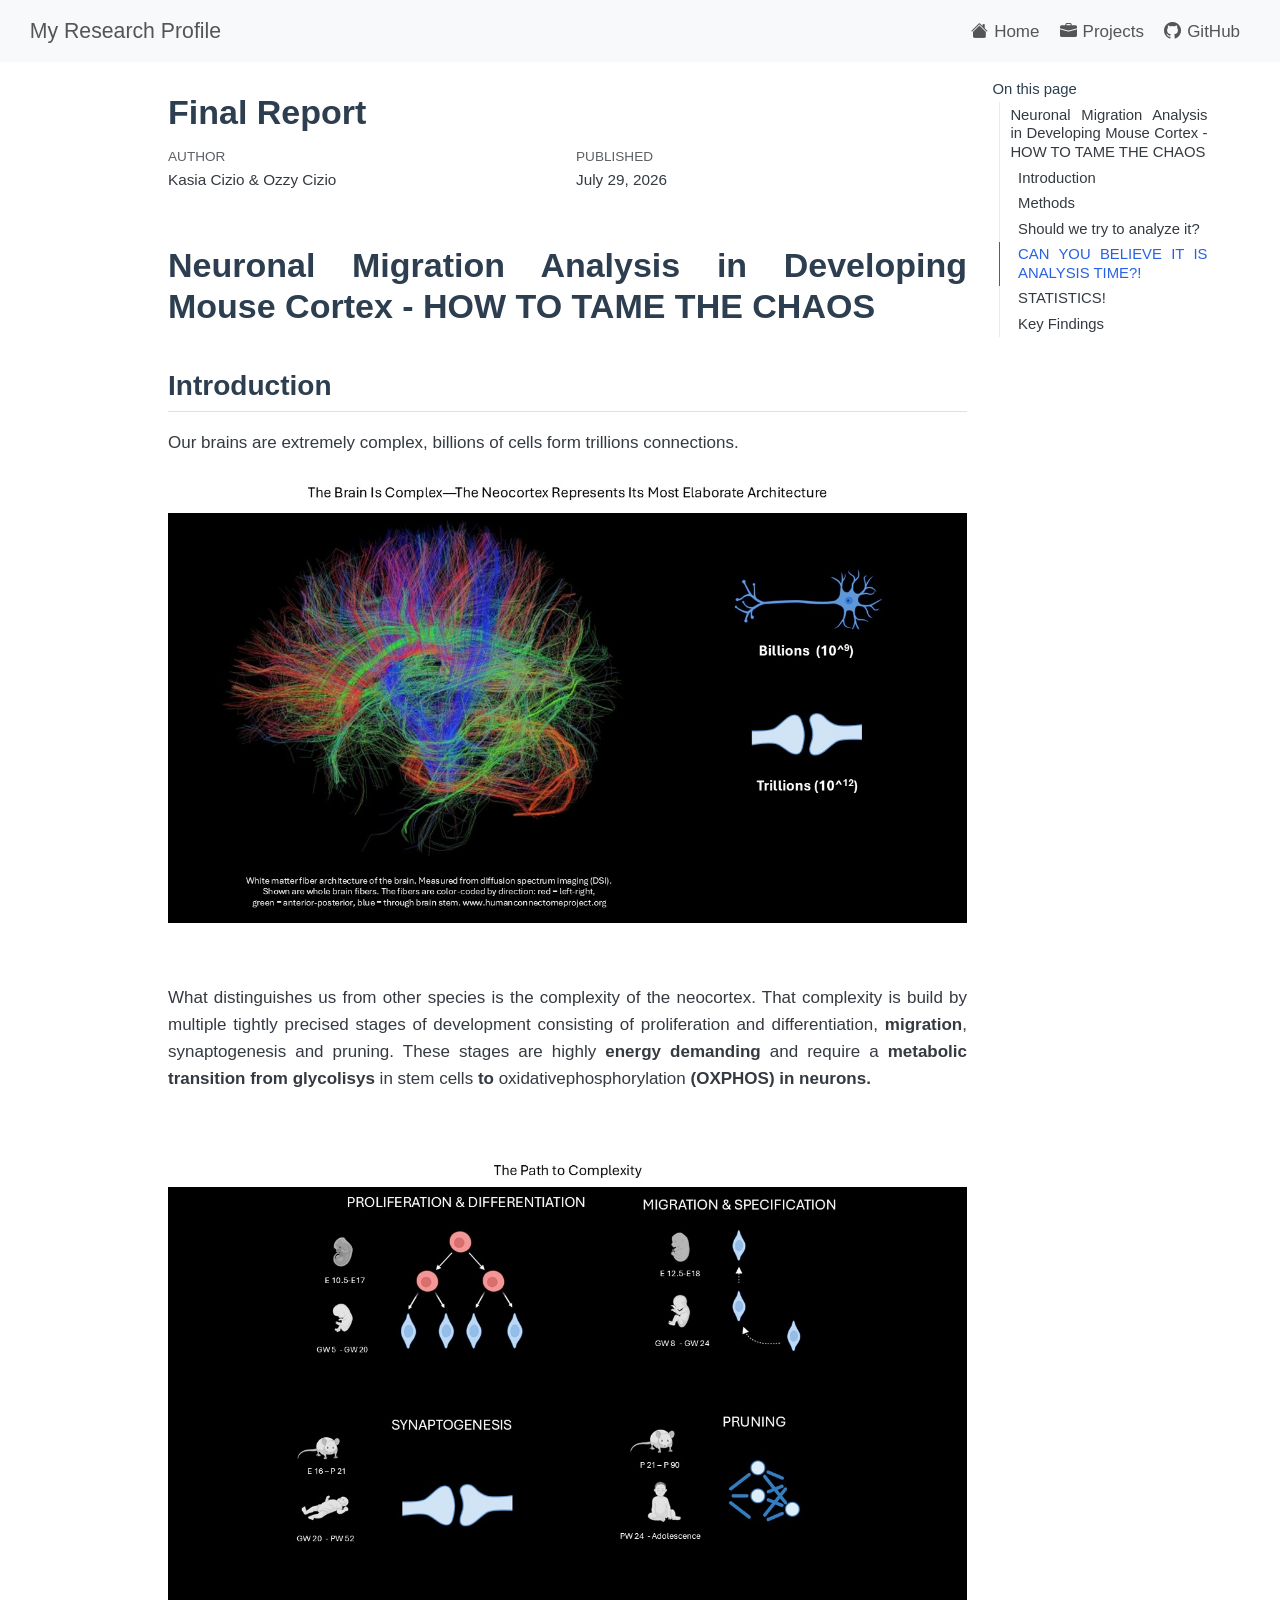
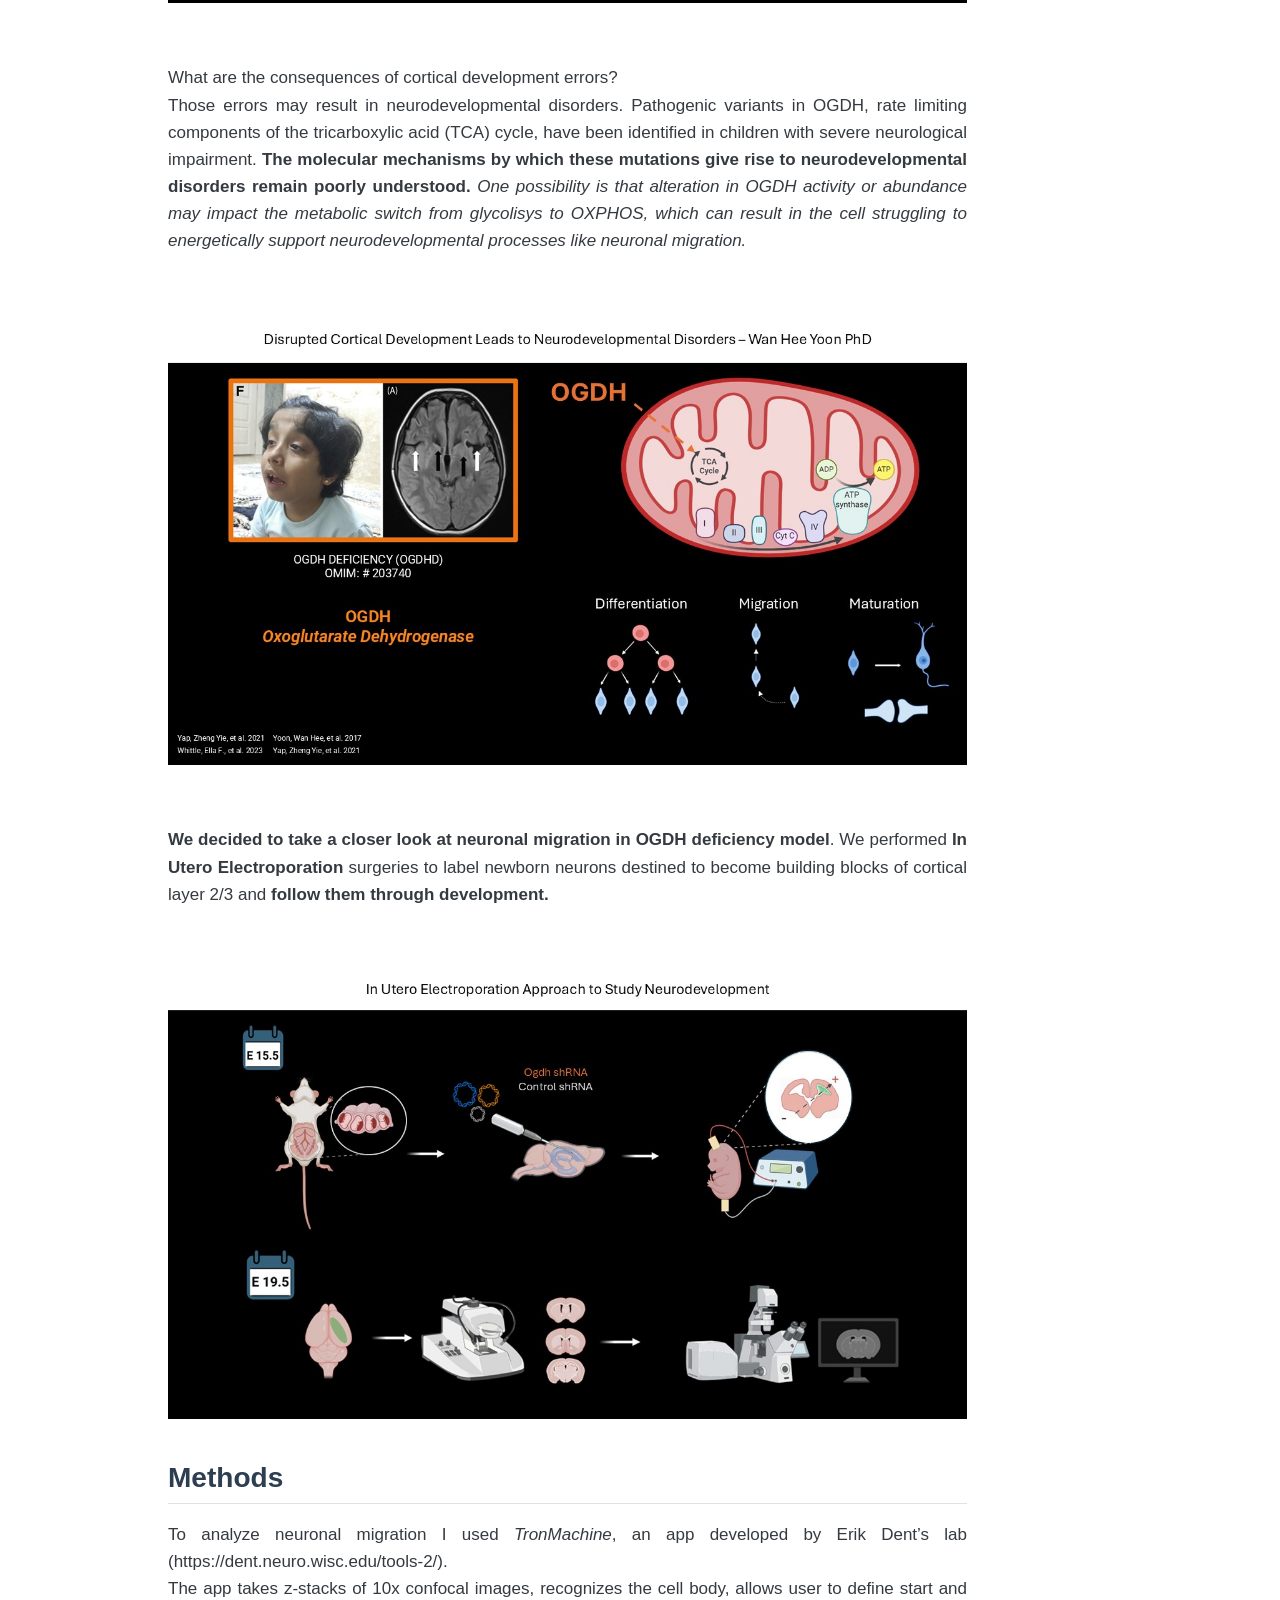
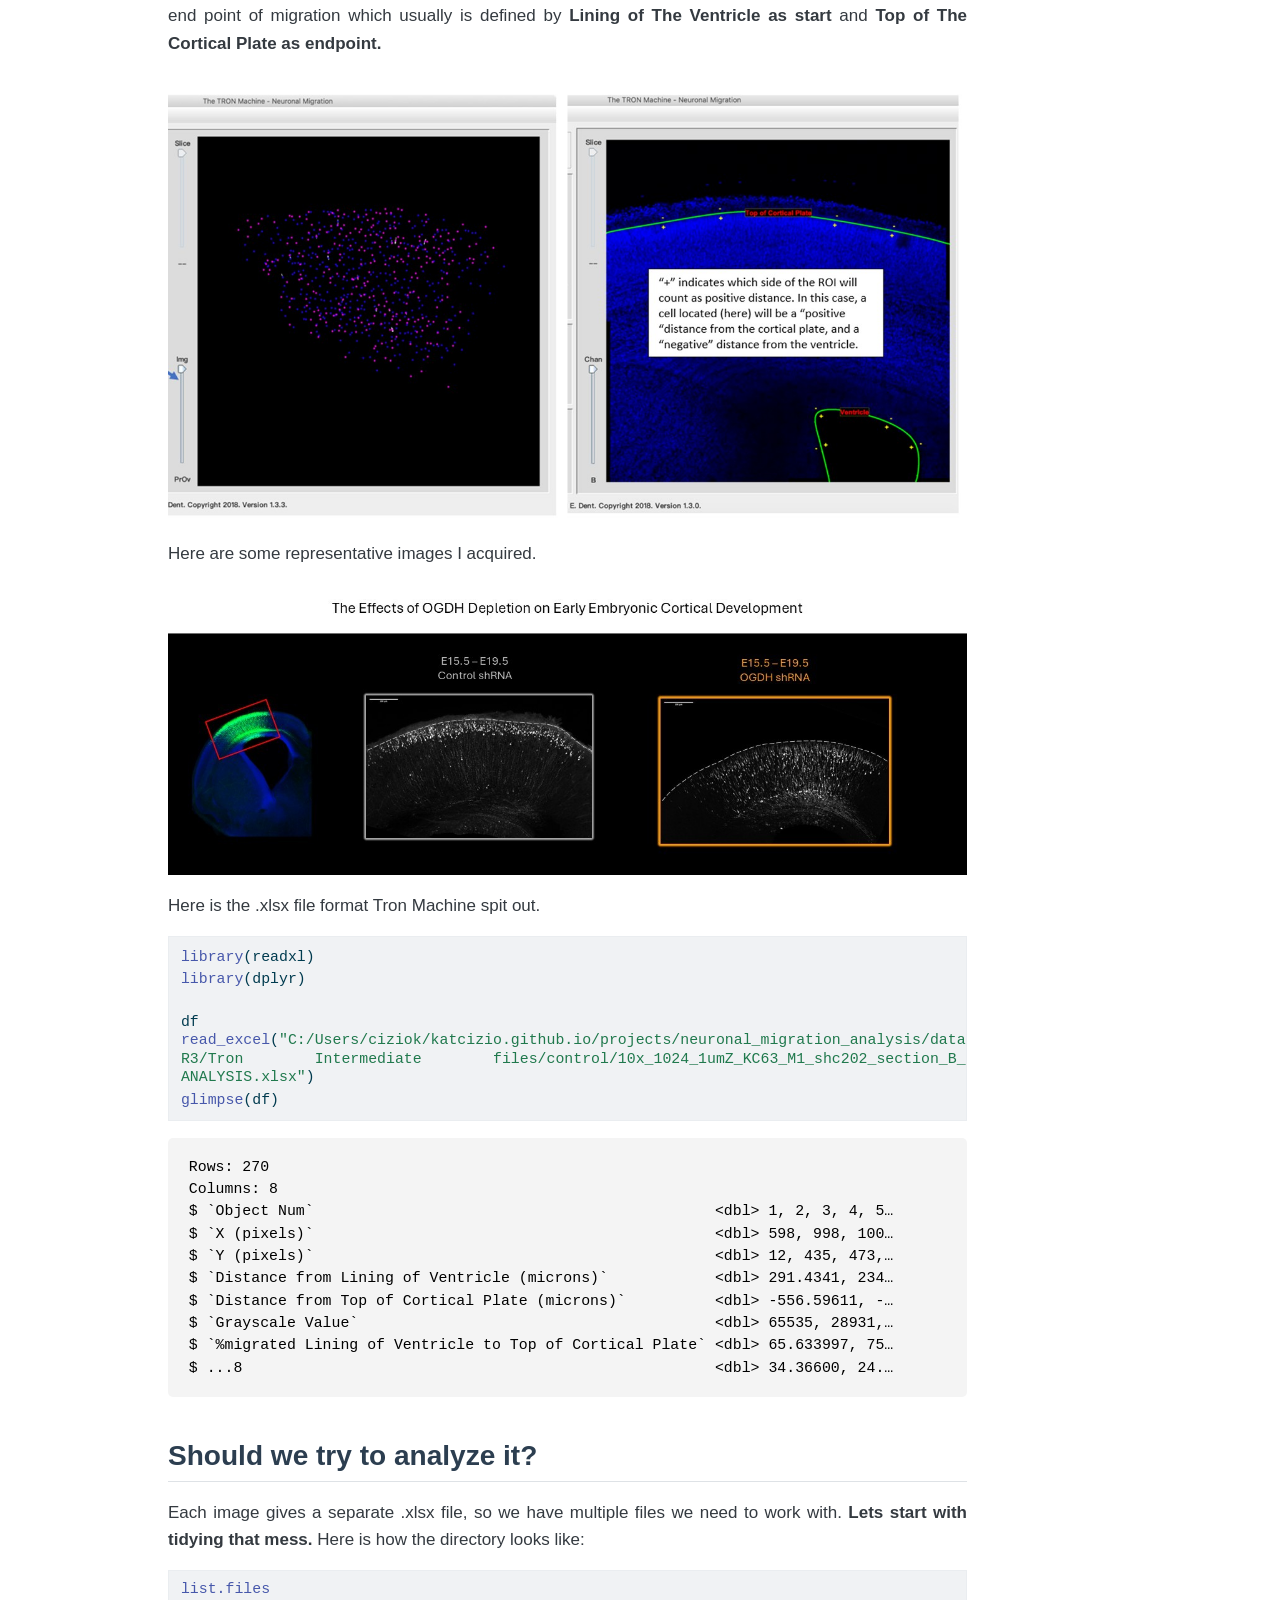
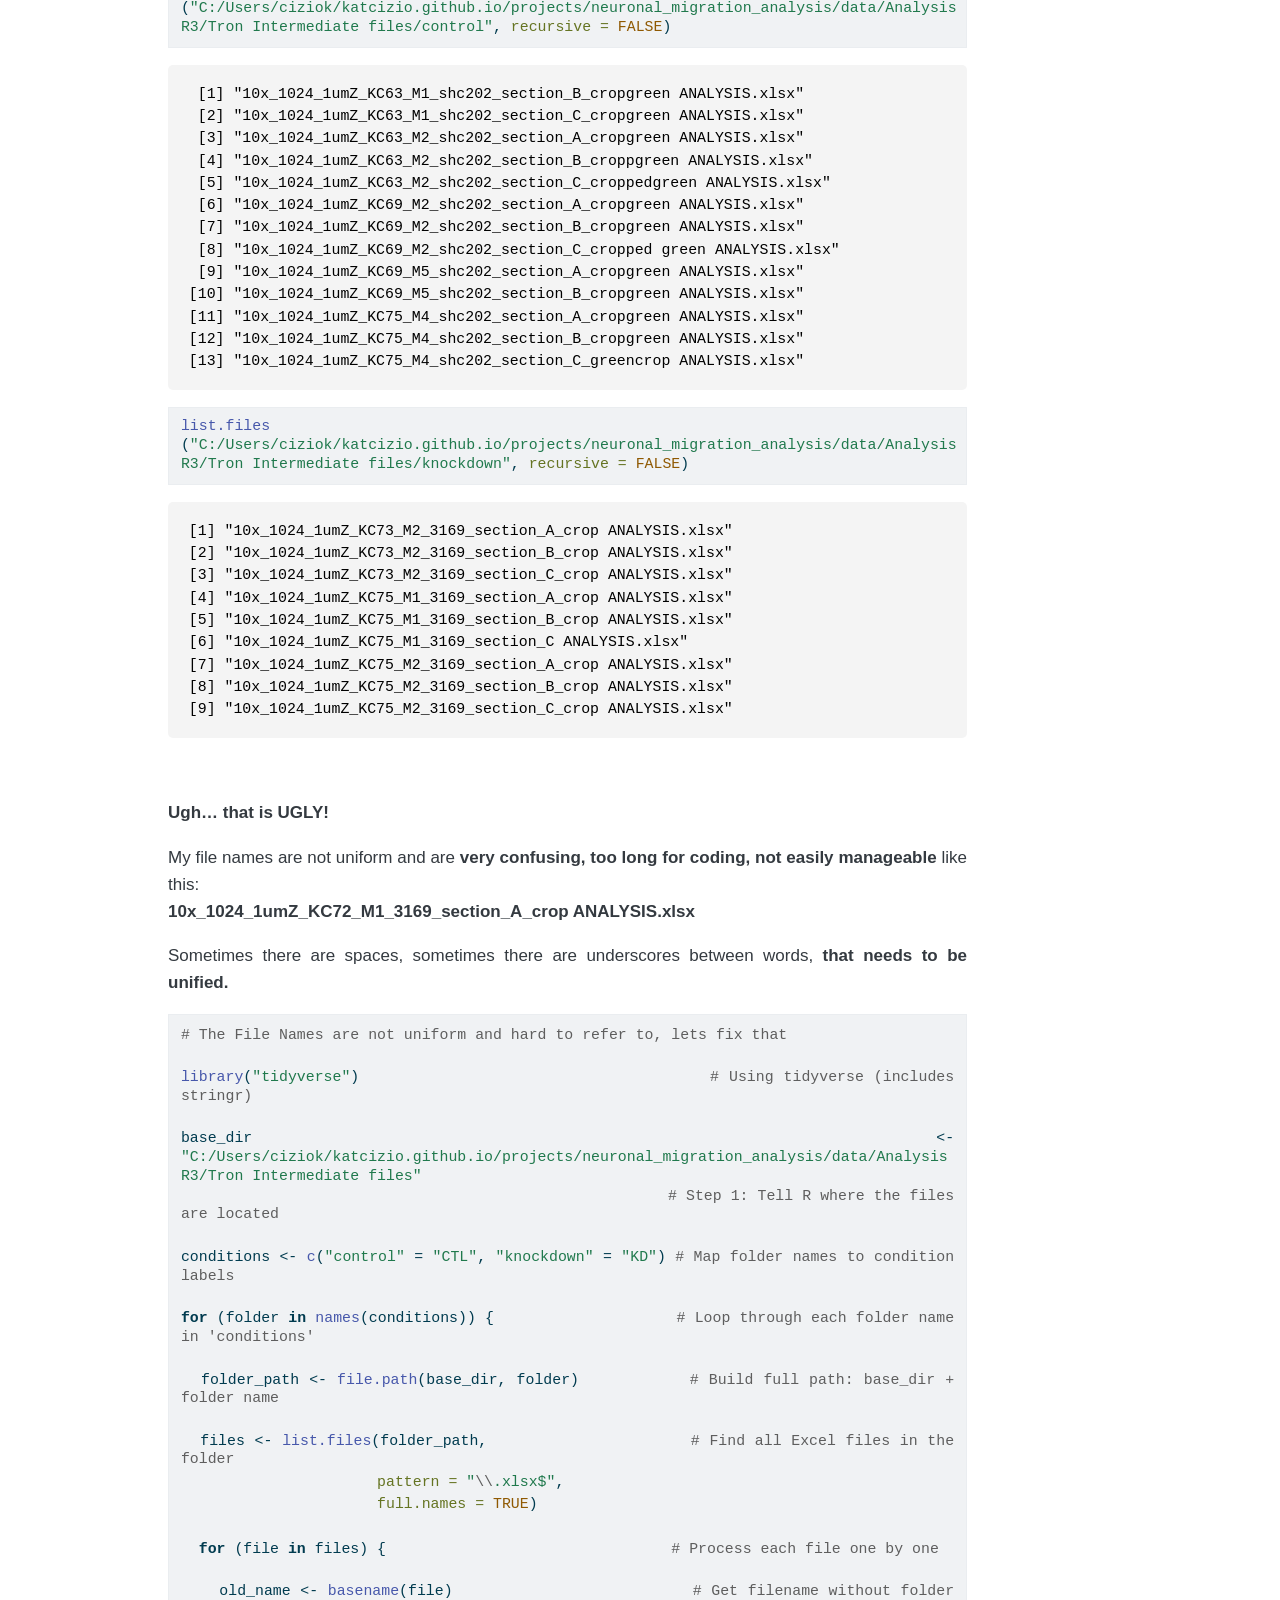
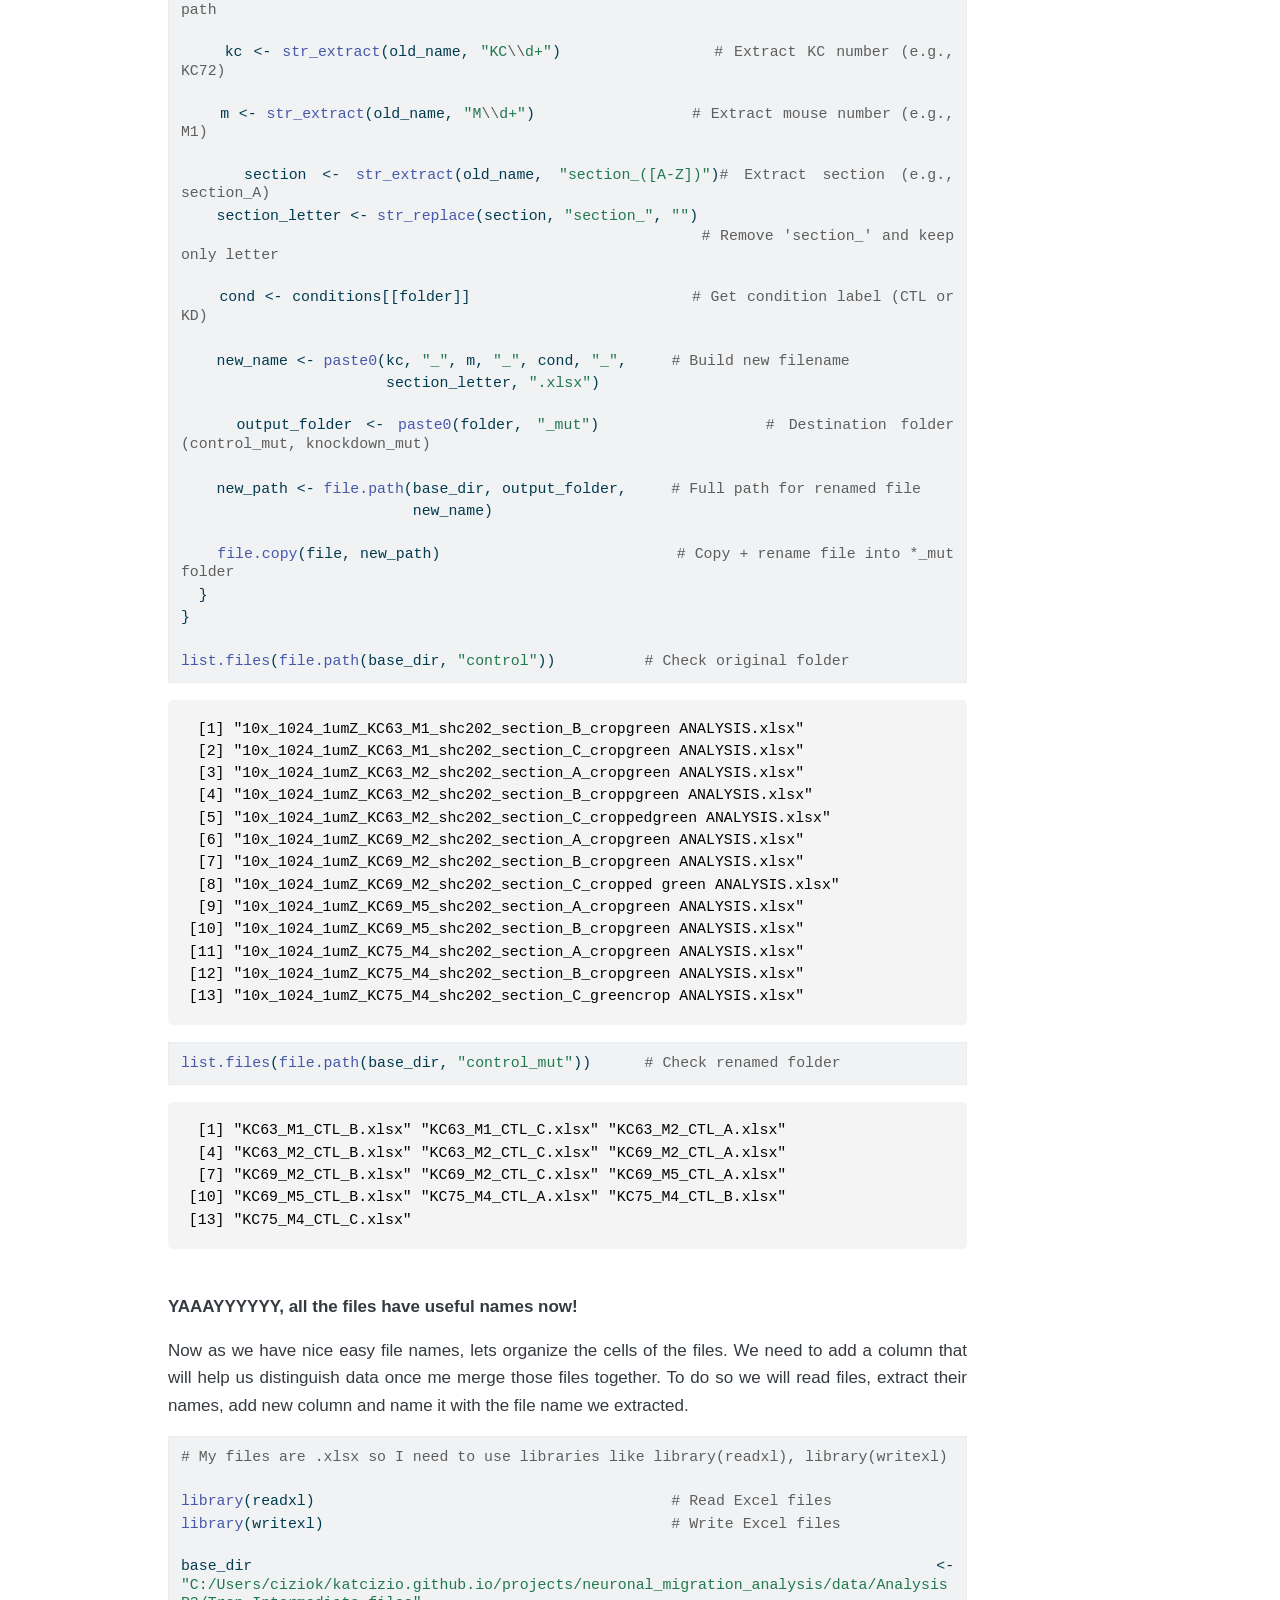
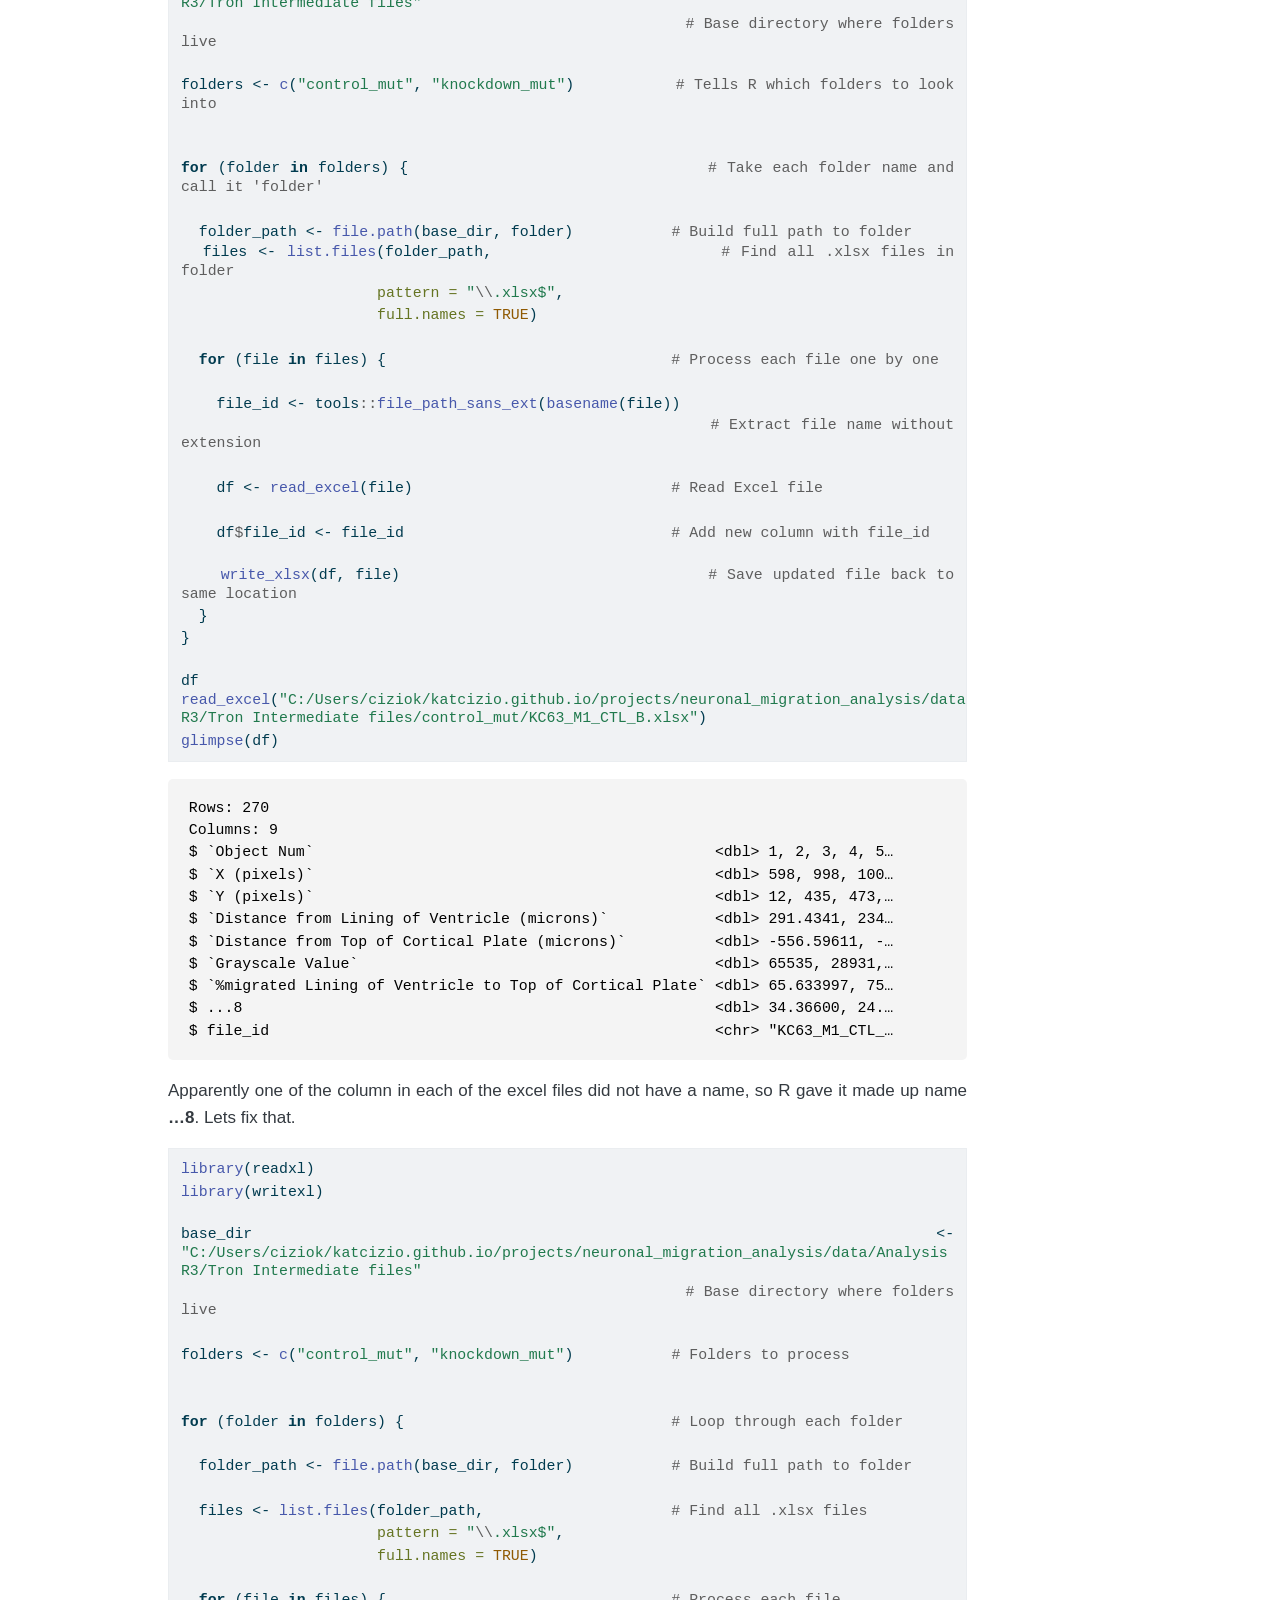
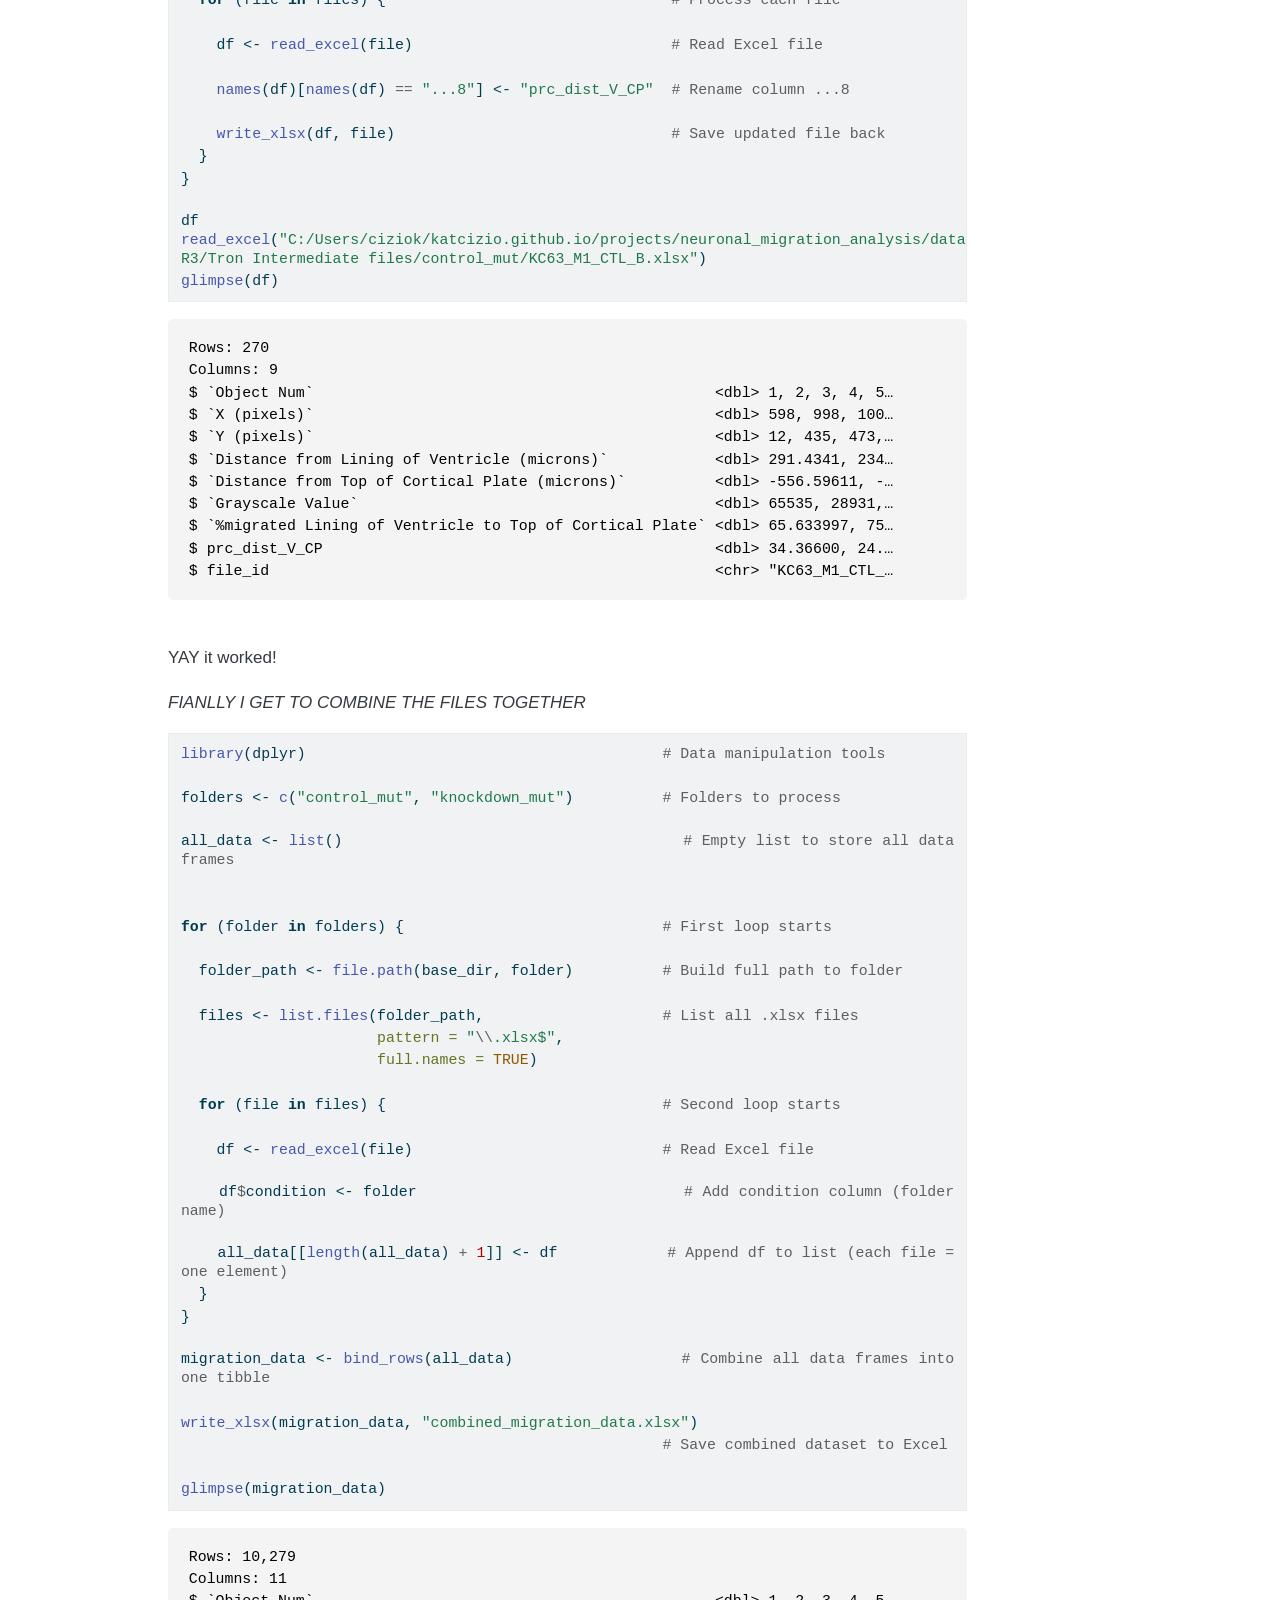
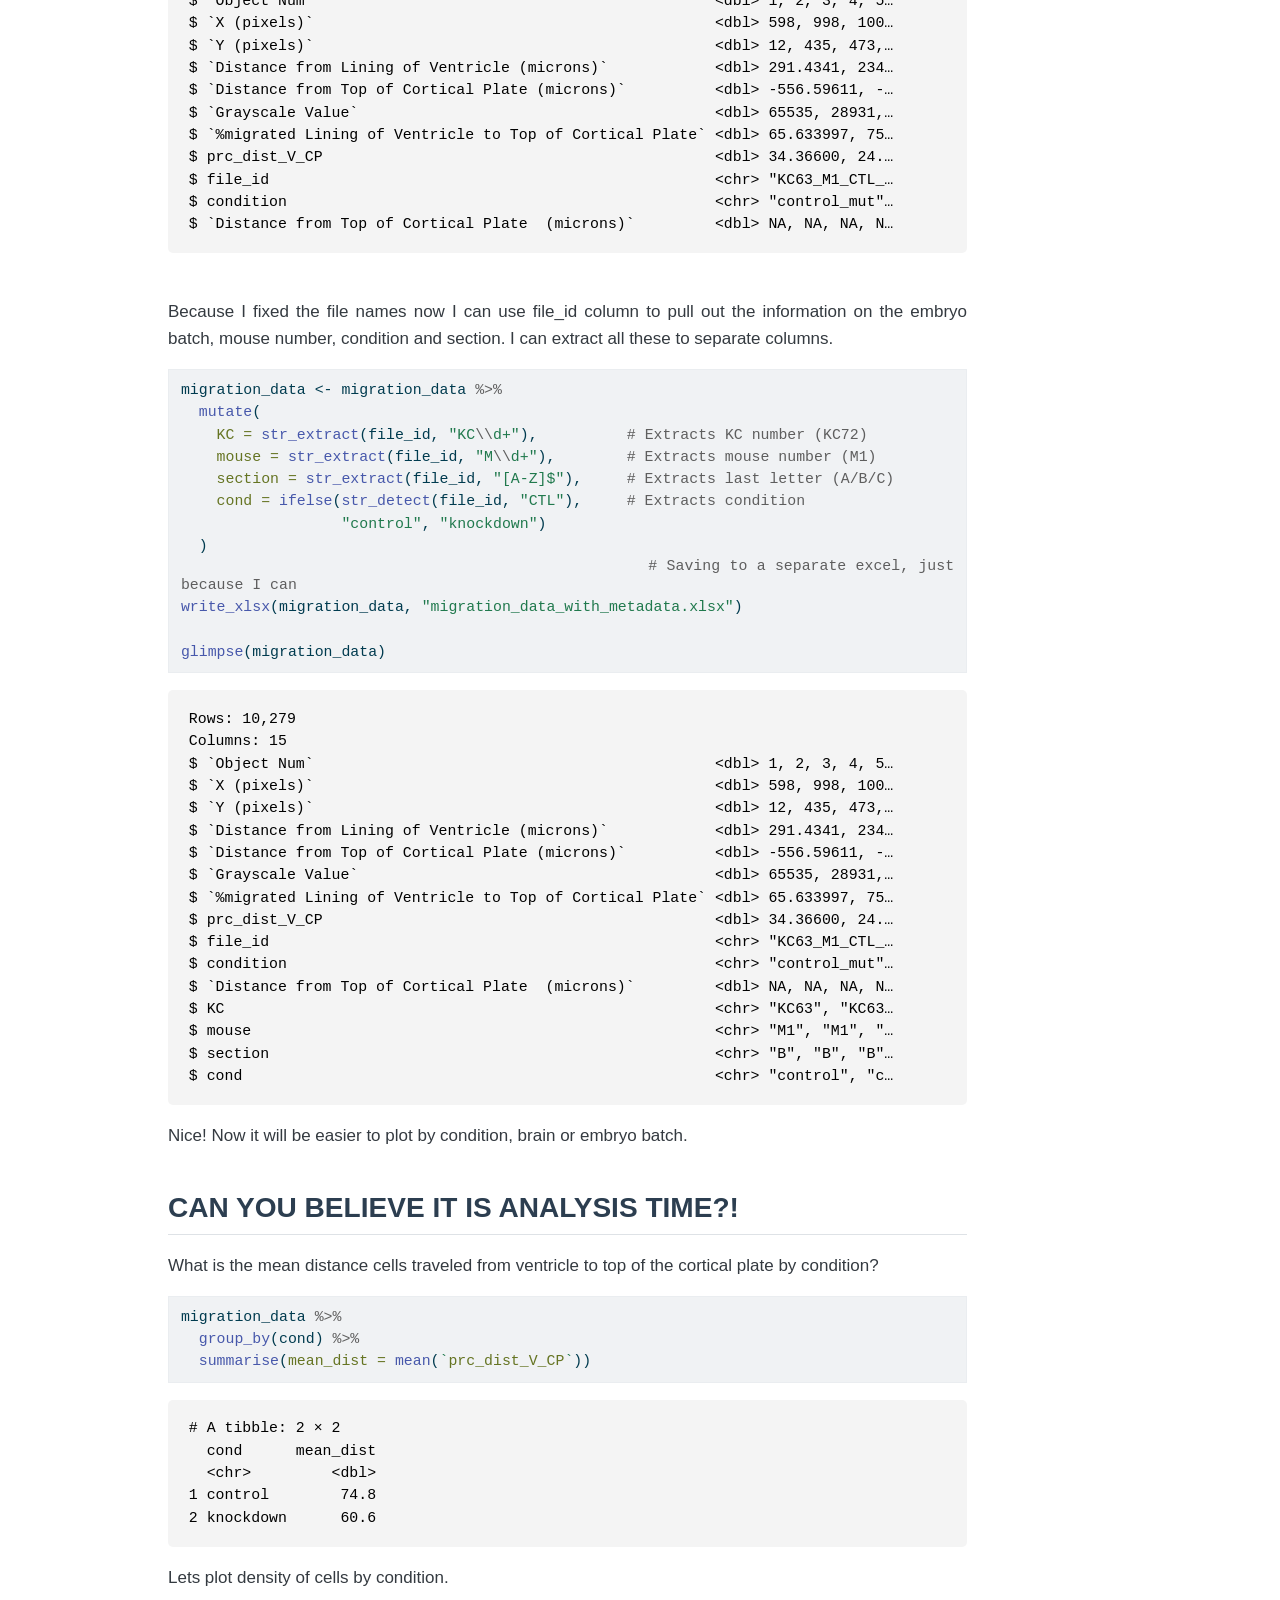
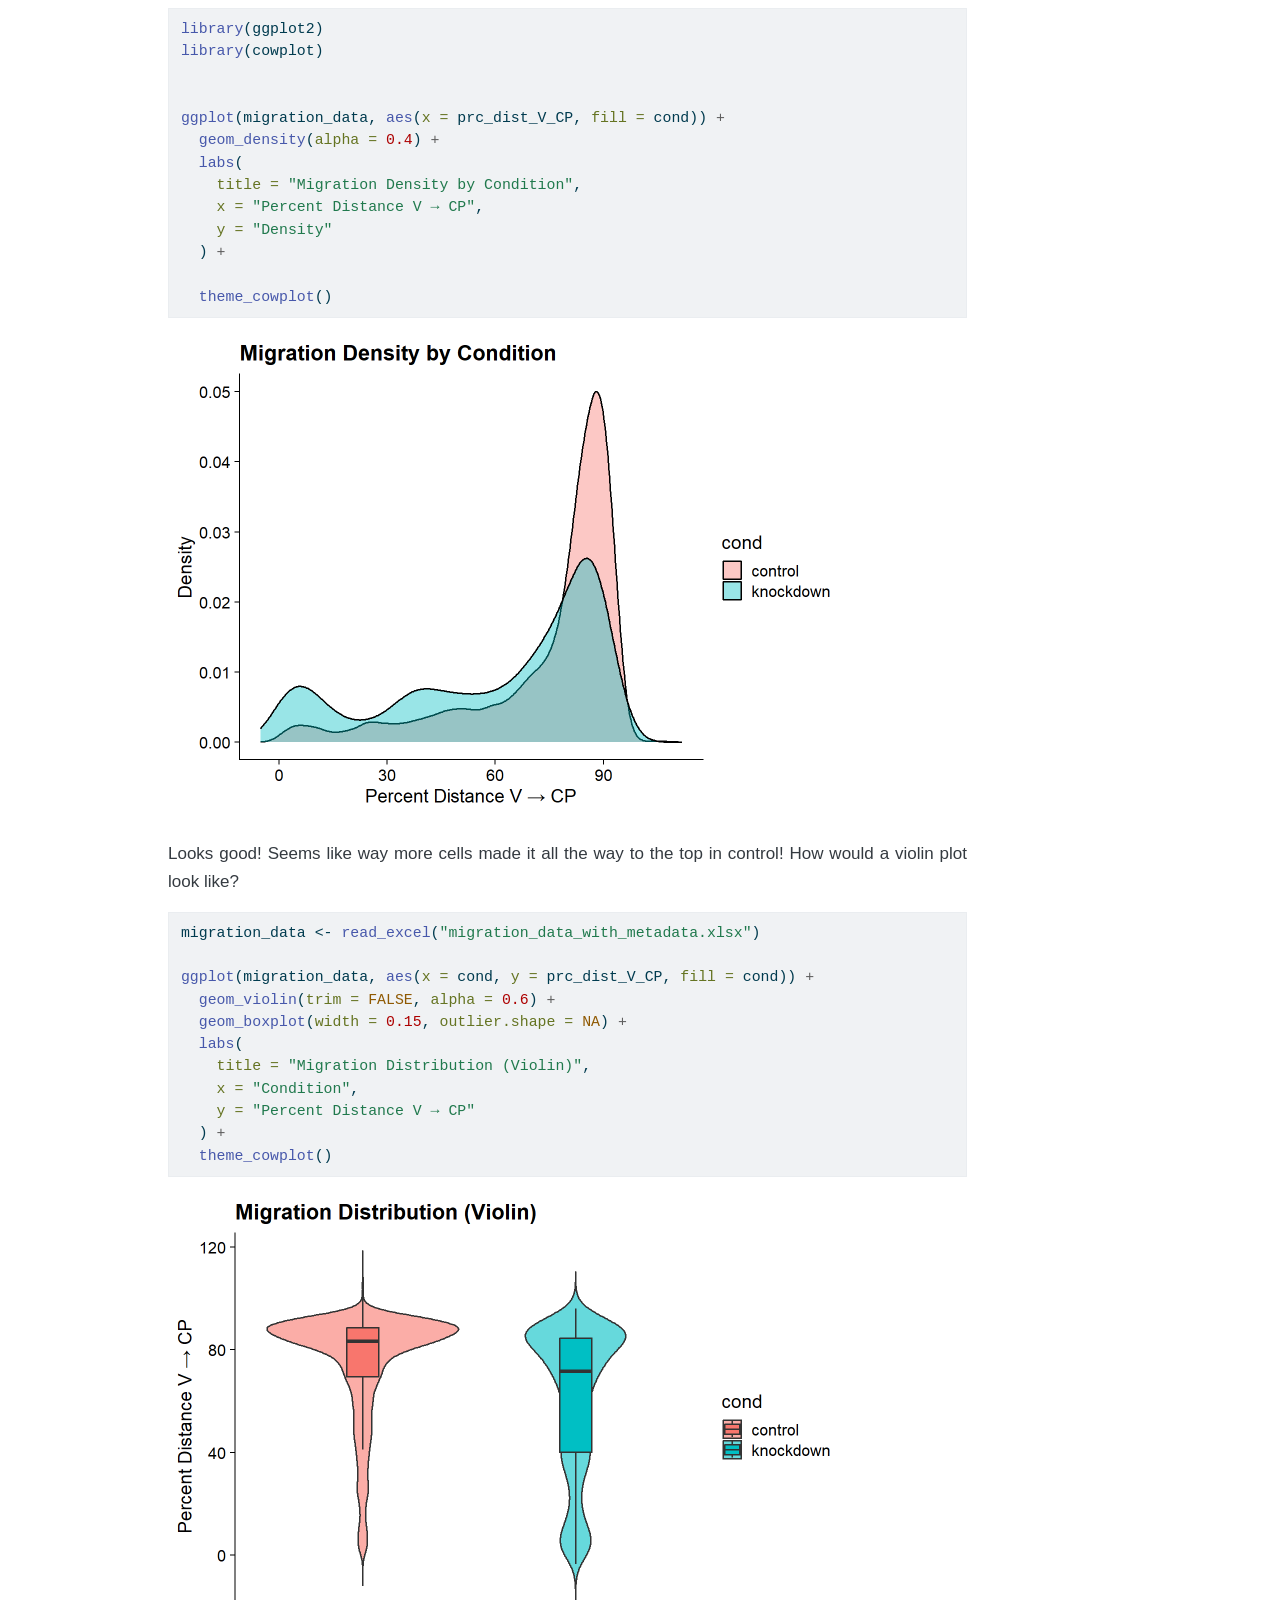
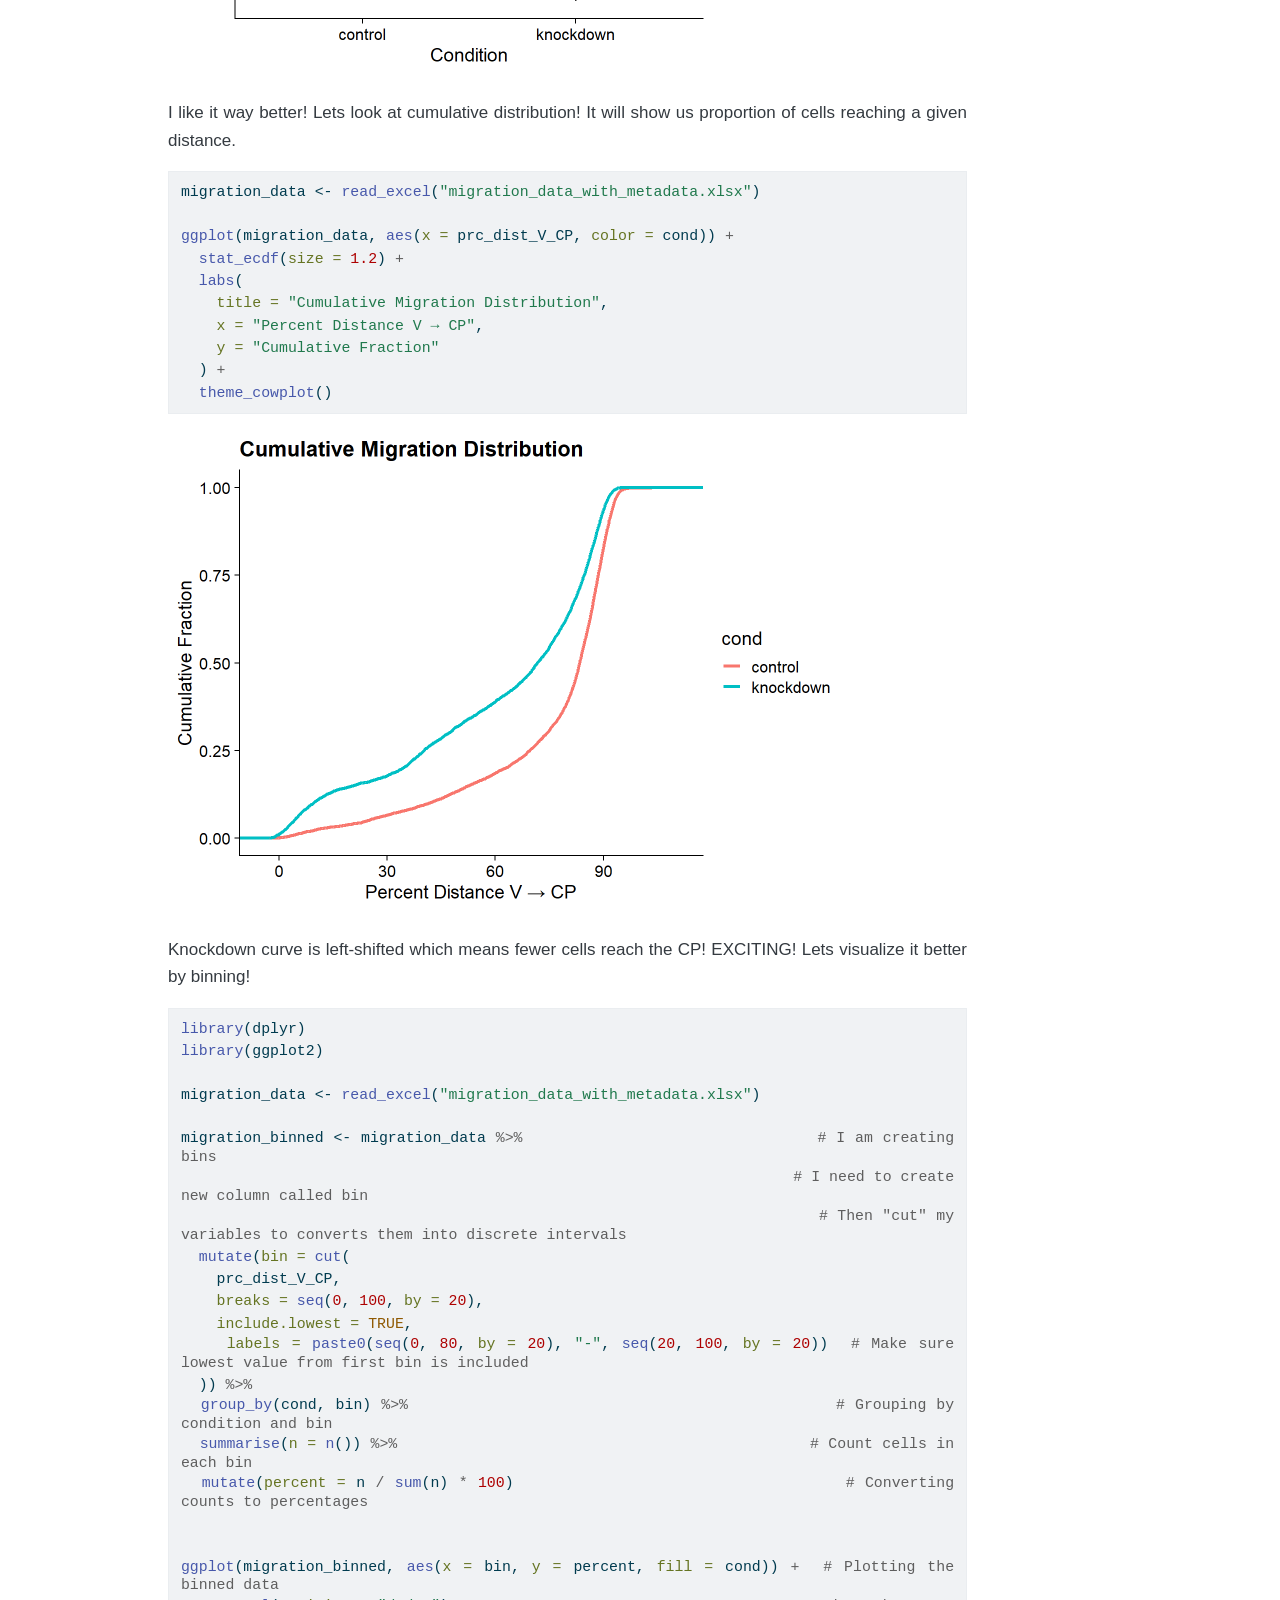
<file: docs/projects/final-report.html>
<!DOCTYPE html>
<html xmlns="http://www.w3.org/1999/xhtml" lang="en" xml:lang="en"><head>

<meta charset="utf-8">
<meta name="generator" content="quarto-1.9.38">

<meta name="viewport" content="width=device-width, initial-scale=1.0, user-scalable=yes">

<meta name="author" content="Kasia Cizio &amp; Ozzy Cizio">
<meta name="dcterms.date" content="2026-07-29">

<title>Final Report – My Research Profile</title>
<style>
/* Default styles provided by pandoc.
** See https://pandoc.org/MANUAL.html#variables-for-html for config info.
*/
code{white-space: pre-wrap;}
span.smallcaps{font-variant: small-caps;}
div.columns{display: flex; gap: min(4vw, 1.5em);}
div.column{flex: auto; overflow-x: auto;}
div.hanging-indent{margin-left: 1.5em; text-indent: -1.5em;}
ul.task-list{list-style: none;}
ul.task-list li input[type="checkbox"] {
  width: 0.8em;
  margin: 0 0.8em 0.2em -1em; /* quarto-specific, see https://github.com/quarto-dev/quarto-cli/issues/4556 */ 
  vertical-align: middle;
}
/* CSS for syntax highlighting */
html { -webkit-text-size-adjust: 100%; }
pre > code.sourceCode { white-space: pre; position: relative; }
pre > code.sourceCode > span { display: inline-block; line-height: 1.25; }
pre > code.sourceCode > span:empty { height: 1.2em; }
.sourceCode { overflow: visible; }
code.sourceCode > span { color: inherit; text-decoration: inherit; }
div.sourceCode { margin: 1em 0; }
pre.sourceCode { margin: 0; }
@media screen {
div.sourceCode { overflow: auto; }
}
@media print {
pre > code.sourceCode { white-space: pre-wrap; }
pre > code.sourceCode > span { text-indent: -5em; padding-left: 5em; }
}
pre.numberSource code
  { counter-reset: source-line 0; }
pre.numberSource code > span
  { position: relative; left: -4em; counter-increment: source-line; }
pre.numberSource code > span > a:first-child::before
  { content: counter(source-line);
    position: relative; left: -1em; text-align: right; vertical-align: baseline;
    border: none; display: inline-block;
    -webkit-touch-callout: none; -webkit-user-select: none;
    -khtml-user-select: none; -moz-user-select: none;
    -ms-user-select: none; user-select: none;
    padding: 0 4px; width: 4em;
  }
pre.numberSource { margin-left: 3em;  padding-left: 4px; }
div.sourceCode
  {   }
@media screen {
pre > code.sourceCode > span > a:first-child::before { text-decoration: underline; }
}
</style>


<script src="../site_libs/quarto-nav/quarto-nav.js"></script>
<script src="../site_libs/quarto-nav/headroom.min.js"></script>
<script src="../site_libs/clipboard/clipboard.min.js"></script>
<script src="../site_libs/quarto-search/autocomplete.umd.js"></script>
<script src="../site_libs/quarto-search/fuse.min.js"></script>
<script src="../site_libs/quarto-search/quarto-search.js"></script>
<meta name="quarto:offset" content="../">
<script src="../site_libs/quarto-html/quarto.js" type="module"></script>
<script src="../site_libs/quarto-html/tabsets/tabsets.js" type="module"></script>
<script src="../site_libs/quarto-html/popper.min.js"></script>
<script src="../site_libs/quarto-html/tippy.umd.min.js"></script>
<script src="../site_libs/quarto-html/anchor.min.js"></script>
<link href="../site_libs/quarto-html/tippy.css" rel="stylesheet">
<link href="../site_libs/quarto-html/quarto-syntax-highlighting-15634bcf2e68342d4ad2dfa704d543f6.css" rel="stylesheet" id="quarto-text-highlighting-styles">
<script src="../site_libs/bootstrap/bootstrap.min.js"></script>
<link href="../site_libs/bootstrap/bootstrap-icons.css" rel="stylesheet">
<link href="../site_libs/bootstrap/bootstrap-1de071e047e49cd083ceb1b25ae4a66d.min.css" rel="stylesheet" append-hash="true" id="quarto-bootstrap" data-mode="light">
<script id="quarto-search-options" type="application/json">{
  "location": "navbar",
  "copy-button": false,
  "collapse-after": 3,
  "panel-placement": "end",
  "type": "overlay",
  "limit": 50,
  "keyboard-shortcut": [
    "f",
    "/",
    "s"
  ],
  "show-item-context": false,
  "language": {
    "search-no-results-text": "No results",
    "search-matching-documents-text": "matching documents",
    "search-copy-link-title": "Copy link to search",
    "search-hide-matches-text": "Hide additional matches",
    "search-more-match-text": "more match in this document",
    "search-more-matches-text": "more matches in this document",
    "search-clear-button-title": "Clear",
    "search-text-placeholder": "",
    "search-detached-cancel-button-title": "Cancel",
    "search-submit-button-title": "Submit",
    "search-label": "Search"
  }
}</script>


<link rel="stylesheet" href="../styles.css">
</head>

<body class="nav-fixed quarto-light">

<div id="quarto-search-results"></div>
  <header id="quarto-header" class="headroom fixed-top">
    <nav class="navbar navbar-expand-lg " data-bs-theme="dark">
      <div class="navbar-container container-fluid">
      <div class="navbar-brand-container mx-auto">
    <a class="navbar-brand" href="../index.html">
    <span class="navbar-title">My Research Profile</span>
    </a>
  </div>
          <button class="navbar-toggler" type="button" data-bs-toggle="collapse" data-bs-target="#navbarCollapse" aria-controls="navbarCollapse" role="menu" aria-expanded="false" aria-label="Toggle navigation" onclick="if (window.quartoToggleHeadroom) { window.quartoToggleHeadroom(); }">
  <span class="navbar-toggler-icon"></span>
</button>
          <div class="collapse navbar-collapse" id="navbarCollapse">
            <ul class="navbar-nav navbar-nav-scroll ms-auto">
  <li class="nav-item">
    <a class="nav-link" href="../index.html"> <i class="bi bi-house-fill" role="img">
</i> 
<span class="menu-text">Home</span></a>
  </li>  
  <li class="nav-item">
    <a class="nav-link" href="../projects.html"> <i class="bi bi-briefcase-fill" role="img">
</i> 
<span class="menu-text">Projects</span></a>
  </li>  
  <li class="nav-item">
    <a class="nav-link" href="https://github.com"> <i class="bi bi-github" role="img">
</i> 
<span class="menu-text">GitHub</span></a>
  </li>  
</ul>
          </div> <!-- /navcollapse -->
            <div class="quarto-navbar-tools">
</div>
      </div> <!-- /container-fluid -->
    </nav>
</header>
<!-- content -->
<div id="quarto-content" class="quarto-container page-columns page-rows-contents page-layout-article page-navbar">
<!-- sidebar -->
<!-- margin-sidebar -->
    <div id="quarto-margin-sidebar" class="sidebar margin-sidebar">
        <nav id="TOC" role="doc-toc" class="toc-active">
    <h2 id="toc-title">On this page</h2>
   
  <ul>
  <li><a href="#neuronal-migration-analysis-in-developing-mouse-cortex---how-to-tame-the-chaos" id="toc-neuronal-migration-analysis-in-developing-mouse-cortex---how-to-tame-the-chaos" class="nav-link active" data-scroll-target="#neuronal-migration-analysis-in-developing-mouse-cortex---how-to-tame-the-chaos">Neuronal Migration Analysis in Developing Mouse Cortex - HOW TO TAME THE CHAOS</a>
  <ul class="collapse">
  <li><a href="#introduction" id="toc-introduction" class="nav-link" data-scroll-target="#introduction">Introduction</a></li>
  <li><a href="#methods" id="toc-methods" class="nav-link" data-scroll-target="#methods">Methods</a></li>
  <li><a href="#should-we-try-to-analyze-it" id="toc-should-we-try-to-analyze-it" class="nav-link" data-scroll-target="#should-we-try-to-analyze-it">Should we try to analyze it?</a></li>
  <li><a href="#can-you-believe-it-is-analysis-time" id="toc-can-you-believe-it-is-analysis-time" class="nav-link" data-scroll-target="#can-you-believe-it-is-analysis-time">CAN YOU BELIEVE IT IS ANALYSIS TIME?!</a></li>
  <li><a href="#statistics" id="toc-statistics" class="nav-link" data-scroll-target="#statistics">STATISTICS!</a></li>
  <li><a href="#key-findings" id="toc-key-findings" class="nav-link" data-scroll-target="#key-findings">Key Findings</a></li>
  </ul></li>
  </ul>
</nav>
    </div>
<!-- main -->
<main class="content" id="quarto-document-content">

<header id="title-block-header" class="quarto-title-block default">
<div class="quarto-title">
<h1 class="title">Final Report</h1>
</div>



<div class="quarto-title-meta">

    <div>
    <div class="quarto-title-meta-heading">Author</div>
    <div class="quarto-title-meta-contents">
             <p>Kasia Cizio &amp; Ozzy Cizio </p>
          </div>
  </div>
    
    <div>
    <div class="quarto-title-meta-heading">Published</div>
    <div class="quarto-title-meta-contents">
      <p class="date">July 29, 2026</p>
    </div>
  </div>
  
    
  </div>
  


</header>


<section id="neuronal-migration-analysis-in-developing-mouse-cortex---how-to-tame-the-chaos" class="level1">
<h1>Neuronal Migration Analysis in Developing Mouse Cortex - HOW TO TAME THE CHAOS</h1>
<section id="introduction" class="level2">
<h2 class="anchored" data-anchor-id="introduction">Introduction</h2>
<p>Our brains are extremely complex, billions of cells form trillions connections.</p>
<p><img src="images/Slide_1.jpg" class="img-fluid"></p>
<p><br></p>
<p>What distinguishes us from other species is the complexity of the neocortex. That complexity is build by multiple tightly precised stages of development consisting of proliferation and differentiation, <strong>migration</strong>, synaptogenesis and pruning. These stages are highly <strong>energy demanding</strong> and require a <strong>metabolic transition from glycolisys</strong> in stem cells <strong>to</strong> oxidativephosphorylation <strong>(OXPHOS) in neurons.</strong></p>
<p><br></p>
<p><img src="images/Slide_2.jpg" class="img-fluid"></p>
<p><br></p>
<p>What are the consequences of cortical development errors?<br> Those errors may result in neurodevelopmental disorders. Pathogenic variants in OGDH, rate limiting components of the tricarboxylic acid (TCA) cycle, have been identified in children with severe neurological impairment. <strong>The molecular mechanisms by which these mutations give rise to neurodevelopmental disorders remain poorly understood.</strong> <em>One possibility is that alteration in OGDH activity or abundance may impact the metabolic switch from glycolisys to OXPHOS, which can result in the cell struggling to energetically support neurodevelopmental processes like neuronal migration.</em></p>
<p><br></p>
<p><img src="images/Slide_3.jpg" class="img-fluid"></p>
<p><br></p>
<p><strong>We decided to take a closer look at neuronal migration in OGDH deficiency model</strong>. We performed <strong>In Utero Electroporation</strong> surgeries to label newborn neurons destined to become building blocks of cortical layer 2/3 and <strong>follow them through development.</strong></p>
<p><br></p>
<p><img src="images/Slide_4.jpg" class="img-fluid"></p>
</section>
<section id="methods" class="level2">
<h2 class="anchored" data-anchor-id="methods">Methods</h2>
<p>To analyze neuronal migration I used <em>TronMachine</em>, an app developed by Erik Dent’s lab (https://dent.neuro.wisc.edu/tools-2/). <br>The app takes z-stacks of 10x confocal images, recognizes the cell body, allows user to define start and end point of migration which usually is defined by <strong>Lining of The Ventricle as start</strong> and <strong>Top of The Cortical Plate as endpoint.</strong></p>
<p><img src="images/Slide_5.jpg" class="img-fluid"></p>
<p>Here are some representative images I acquired.</p>
<p><img src="images/Slide_6.jpg" class="img-fluid"></p>
<p>Here is the .xlsx file format Tron Machine spit out.</p>
<div class="cell">
<div class="code-copy-outer-scaffold"><div class="sourceCode cell-code" id="cb1"><pre class="sourceCode r code-with-copy"><code class="sourceCode r"><span id="cb1-1"><a href="#cb1-1" aria-hidden="true" tabindex="-1"></a><span class="fu">library</span>(readxl)</span>
<span id="cb1-2"><a href="#cb1-2" aria-hidden="true" tabindex="-1"></a><span class="fu">library</span>(dplyr)</span>
<span id="cb1-3"><a href="#cb1-3" aria-hidden="true" tabindex="-1"></a></span>
<span id="cb1-4"><a href="#cb1-4" aria-hidden="true" tabindex="-1"></a>df <span class="ot">&lt;-</span><span class="fu">read_excel</span>(<span class="st">"C:/Users/ciziok/katcizio.github.io/projects/neuronal_migration_analysis/data/Analysis R3/Tron Intermediate files/control/10x_1024_1umZ_KC63_M1_shc202_section_B_cropgreen ANALYSIS.xlsx"</span>)</span>
<span id="cb1-5"><a href="#cb1-5" aria-hidden="true" tabindex="-1"></a><span class="fu">glimpse</span>(df)</span></code></pre></div><button title="Copy to Clipboard" class="code-copy-button"><i class="bi"></i></button></div>
<div class="cell-output cell-output-stdout">
<pre><code>Rows: 270
Columns: 8
$ `Object Num`                                             &lt;dbl&gt; 1, 2, 3, 4, 5…
$ `X (pixels)`                                             &lt;dbl&gt; 598, 998, 100…
$ `Y (pixels)`                                             &lt;dbl&gt; 12, 435, 473,…
$ `Distance from Lining of Ventricle (microns)`            &lt;dbl&gt; 291.4341, 234…
$ `Distance from Top of Cortical Plate (microns)`          &lt;dbl&gt; -556.59611, -…
$ `Grayscale Value`                                        &lt;dbl&gt; 65535, 28931,…
$ `%migrated Lining of Ventricle to Top of Cortical Plate` &lt;dbl&gt; 65.633997, 75…
$ ...8                                                     &lt;dbl&gt; 34.36600, 24.…</code></pre>
</div>
</div>
</section>
<section id="should-we-try-to-analyze-it" class="level2">
<h2 class="anchored" data-anchor-id="should-we-try-to-analyze-it">Should we try to analyze it?</h2>
<p>Each image gives a separate .xlsx file, so we have multiple files we need to work with. <strong>Lets start with tidying that mess.</strong> Here is how the directory looks like:</p>
<div class="cell">
<div class="code-copy-outer-scaffold"><div class="sourceCode cell-code" id="cb3"><pre class="sourceCode r code-with-copy"><code class="sourceCode r"><span id="cb3-1"><a href="#cb3-1" aria-hidden="true" tabindex="-1"></a><span class="fu">list.files</span> (<span class="st">"C:/Users/ciziok/katcizio.github.io/projects/neuronal_migration_analysis/data/Analysis R3/Tron Intermediate files/control"</span>, <span class="at">recursive =</span> <span class="cn">FALSE</span>)</span></code></pre></div><button title="Copy to Clipboard" class="code-copy-button"><i class="bi"></i></button></div>
<div class="cell-output cell-output-stdout">
<pre><code> [1] "10x_1024_1umZ_KC63_M1_shc202_section_B_cropgreen ANALYSIS.xlsx"    
 [2] "10x_1024_1umZ_KC63_M1_shc202_section_C_cropgreen ANALYSIS.xlsx"    
 [3] "10x_1024_1umZ_KC63_M2_shc202_section_A_cropgreen ANALYSIS.xlsx"    
 [4] "10x_1024_1umZ_KC63_M2_shc202_section_B_croppgreen ANALYSIS.xlsx"   
 [5] "10x_1024_1umZ_KC63_M2_shc202_section_C_croppedgreen ANALYSIS.xlsx" 
 [6] "10x_1024_1umZ_KC69_M2_shc202_section_A_cropgreen ANALYSIS.xlsx"    
 [7] "10x_1024_1umZ_KC69_M2_shc202_section_B_cropgreen ANALYSIS.xlsx"    
 [8] "10x_1024_1umZ_KC69_M2_shc202_section_C_cropped green ANALYSIS.xlsx"
 [9] "10x_1024_1umZ_KC69_M5_shc202_section_A_cropgreen ANALYSIS.xlsx"    
[10] "10x_1024_1umZ_KC69_M5_shc202_section_B_cropgreen ANALYSIS.xlsx"    
[11] "10x_1024_1umZ_KC75_M4_shc202_section_A_cropgreen ANALYSIS.xlsx"    
[12] "10x_1024_1umZ_KC75_M4_shc202_section_B_cropgreen ANALYSIS.xlsx"    
[13] "10x_1024_1umZ_KC75_M4_shc202_section_C_greencrop ANALYSIS.xlsx"    </code></pre>
</div>
</div>
<div class="cell">
<div class="code-copy-outer-scaffold"><div class="sourceCode cell-code" id="cb5"><pre class="sourceCode r code-with-copy"><code class="sourceCode r"><span id="cb5-1"><a href="#cb5-1" aria-hidden="true" tabindex="-1"></a><span class="fu">list.files</span> (<span class="st">"C:/Users/ciziok/katcizio.github.io/projects/neuronal_migration_analysis/data/Analysis R3/Tron Intermediate files/knockdown"</span>, <span class="at">recursive =</span> <span class="cn">FALSE</span>)</span></code></pre></div><button title="Copy to Clipboard" class="code-copy-button"><i class="bi"></i></button></div>
<div class="cell-output cell-output-stdout">
<pre><code>[1] "10x_1024_1umZ_KC73_M2_3169_section_A_crop ANALYSIS.xlsx"
[2] "10x_1024_1umZ_KC73_M2_3169_section_B_crop ANALYSIS.xlsx"
[3] "10x_1024_1umZ_KC73_M2_3169_section_C_crop ANALYSIS.xlsx"
[4] "10x_1024_1umZ_KC75_M1_3169_section_A_crop ANALYSIS.xlsx"
[5] "10x_1024_1umZ_KC75_M1_3169_section_B_crop ANALYSIS.xlsx"
[6] "10x_1024_1umZ_KC75_M1_3169_section_C ANALYSIS.xlsx"     
[7] "10x_1024_1umZ_KC75_M2_3169_section_A_crop ANALYSIS.xlsx"
[8] "10x_1024_1umZ_KC75_M2_3169_section_B_crop ANALYSIS.xlsx"
[9] "10x_1024_1umZ_KC75_M2_3169_section_C_crop ANALYSIS.xlsx"</code></pre>
</div>
</div>
<p><br></p>
<p><strong>Ugh… that is UGLY!</strong></p>
<p>My file names are not uniform and are <strong>very confusing, too long for coding, not easily manageable</strong> like this: <br><strong>10x_1024_1umZ_KC72_M1_3169_section_A_crop ANALYSIS.xlsx</strong> <br></p>
<p>Sometimes there are spaces, sometimes there are underscores between words, <strong>that needs to be unified.</strong></p>
<div class="cell">
<div class="code-copy-outer-scaffold"><div class="sourceCode cell-code" id="cb7"><pre class="sourceCode r code-with-copy"><code class="sourceCode r"><span id="cb7-1"><a href="#cb7-1" aria-hidden="true" tabindex="-1"></a><span class="co"># The File Names are not uniform and hard to refer to, lets fix that</span></span>
<span id="cb7-2"><a href="#cb7-2" aria-hidden="true" tabindex="-1"></a></span>
<span id="cb7-3"><a href="#cb7-3" aria-hidden="true" tabindex="-1"></a><span class="fu">library</span>(<span class="st">"tidyverse"</span>)                                   <span class="co"># Using tidyverse (includes stringr)</span></span>
<span id="cb7-4"><a href="#cb7-4" aria-hidden="true" tabindex="-1"></a></span>
<span id="cb7-5"><a href="#cb7-5" aria-hidden="true" tabindex="-1"></a>base_dir <span class="ot">&lt;-</span> <span class="st">"C:/Users/ciziok/katcizio.github.io/projects/neuronal_migration_analysis/data/Analysis R3/Tron Intermediate files"</span></span>
<span id="cb7-6"><a href="#cb7-6" aria-hidden="true" tabindex="-1"></a>                                                      <span class="co"># Step 1: Tell R where the files are located</span></span>
<span id="cb7-7"><a href="#cb7-7" aria-hidden="true" tabindex="-1"></a></span>
<span id="cb7-8"><a href="#cb7-8" aria-hidden="true" tabindex="-1"></a>conditions <span class="ot">&lt;-</span> <span class="fu">c</span>(<span class="st">"control"</span> <span class="ot">=</span> <span class="st">"CTL"</span>, <span class="st">"knockdown"</span> <span class="ot">=</span> <span class="st">"KD"</span>) <span class="co"># Map folder names to condition labels</span></span>
<span id="cb7-9"><a href="#cb7-9" aria-hidden="true" tabindex="-1"></a></span>
<span id="cb7-10"><a href="#cb7-10" aria-hidden="true" tabindex="-1"></a><span class="cf">for</span> (folder <span class="cf">in</span> <span class="fu">names</span>(conditions)) {                    <span class="co"># Loop through each folder name in 'conditions'</span></span>
<span id="cb7-11"><a href="#cb7-11" aria-hidden="true" tabindex="-1"></a>  </span>
<span id="cb7-12"><a href="#cb7-12" aria-hidden="true" tabindex="-1"></a>  folder_path <span class="ot">&lt;-</span> <span class="fu">file.path</span>(base_dir, folder)           <span class="co"># Build full path: base_dir + folder name</span></span>
<span id="cb7-13"><a href="#cb7-13" aria-hidden="true" tabindex="-1"></a>  </span>
<span id="cb7-14"><a href="#cb7-14" aria-hidden="true" tabindex="-1"></a>  files <span class="ot">&lt;-</span> <span class="fu">list.files</span>(folder_path,                     <span class="co"># Find all Excel files in the folder</span></span>
<span id="cb7-15"><a href="#cb7-15" aria-hidden="true" tabindex="-1"></a>                      <span class="at">pattern =</span> <span class="st">"</span><span class="sc">\\</span><span class="st">.xlsx$"</span>, </span>
<span id="cb7-16"><a href="#cb7-16" aria-hidden="true" tabindex="-1"></a>                      <span class="at">full.names =</span> <span class="cn">TRUE</span>)</span>
<span id="cb7-17"><a href="#cb7-17" aria-hidden="true" tabindex="-1"></a>  </span>
<span id="cb7-18"><a href="#cb7-18" aria-hidden="true" tabindex="-1"></a>  <span class="cf">for</span> (file <span class="cf">in</span> files) {                                <span class="co"># Process each file one by one</span></span>
<span id="cb7-19"><a href="#cb7-19" aria-hidden="true" tabindex="-1"></a>    </span>
<span id="cb7-20"><a href="#cb7-20" aria-hidden="true" tabindex="-1"></a>    old_name <span class="ot">&lt;-</span> <span class="fu">basename</span>(file)                         <span class="co"># Get filename without folder path</span></span>
<span id="cb7-21"><a href="#cb7-21" aria-hidden="true" tabindex="-1"></a>    </span>
<span id="cb7-22"><a href="#cb7-22" aria-hidden="true" tabindex="-1"></a>    kc <span class="ot">&lt;-</span> <span class="fu">str_extract</span>(old_name, <span class="st">"KC</span><span class="sc">\\</span><span class="st">d+"</span>)              <span class="co"># Extract KC number (e.g., KC72)</span></span>
<span id="cb7-23"><a href="#cb7-23" aria-hidden="true" tabindex="-1"></a>    </span>
<span id="cb7-24"><a href="#cb7-24" aria-hidden="true" tabindex="-1"></a>    m <span class="ot">&lt;-</span> <span class="fu">str_extract</span>(old_name, <span class="st">"M</span><span class="sc">\\</span><span class="st">d+"</span>)                <span class="co"># Extract mouse number (e.g., M1)</span></span>
<span id="cb7-25"><a href="#cb7-25" aria-hidden="true" tabindex="-1"></a>    </span>
<span id="cb7-26"><a href="#cb7-26" aria-hidden="true" tabindex="-1"></a>    section <span class="ot">&lt;-</span> <span class="fu">str_extract</span>(old_name, <span class="st">"section_([A-Z])"</span>)<span class="co"># Extract section (e.g., section_A)</span></span>
<span id="cb7-27"><a href="#cb7-27" aria-hidden="true" tabindex="-1"></a>    section_letter <span class="ot">&lt;-</span> <span class="fu">str_replace</span>(section, <span class="st">"section_"</span>, <span class="st">""</span>)  </span>
<span id="cb7-28"><a href="#cb7-28" aria-hidden="true" tabindex="-1"></a>                                                      <span class="co"># Remove 'section_' and keep only letter</span></span>
<span id="cb7-29"><a href="#cb7-29" aria-hidden="true" tabindex="-1"></a>    </span>
<span id="cb7-30"><a href="#cb7-30" aria-hidden="true" tabindex="-1"></a>    cond <span class="ot">&lt;-</span> conditions[[folder]]                       <span class="co"># Get condition label (CTL or KD)</span></span>
<span id="cb7-31"><a href="#cb7-31" aria-hidden="true" tabindex="-1"></a>    </span>
<span id="cb7-32"><a href="#cb7-32" aria-hidden="true" tabindex="-1"></a>    new_name <span class="ot">&lt;-</span> <span class="fu">paste0</span>(kc, <span class="st">"_"</span>, m, <span class="st">"_"</span>, cond, <span class="st">"_"</span>,     <span class="co"># Build new filename</span></span>
<span id="cb7-33"><a href="#cb7-33" aria-hidden="true" tabindex="-1"></a>                       section_letter, <span class="st">".xlsx"</span>)</span>
<span id="cb7-34"><a href="#cb7-34" aria-hidden="true" tabindex="-1"></a>    </span>
<span id="cb7-35"><a href="#cb7-35" aria-hidden="true" tabindex="-1"></a>    output_folder <span class="ot">&lt;-</span> <span class="fu">paste0</span>(folder, <span class="st">"_mut"</span>)            <span class="co"># Destination folder (control_mut, knockdown_mut)</span></span>
<span id="cb7-36"><a href="#cb7-36" aria-hidden="true" tabindex="-1"></a>    </span>
<span id="cb7-37"><a href="#cb7-37" aria-hidden="true" tabindex="-1"></a>    new_path <span class="ot">&lt;-</span> <span class="fu">file.path</span>(base_dir, output_folder,     <span class="co"># Full path for renamed file</span></span>
<span id="cb7-38"><a href="#cb7-38" aria-hidden="true" tabindex="-1"></a>                          new_name)</span>
<span id="cb7-39"><a href="#cb7-39" aria-hidden="true" tabindex="-1"></a>    </span>
<span id="cb7-40"><a href="#cb7-40" aria-hidden="true" tabindex="-1"></a>    <span class="fu">file.copy</span>(file, new_path)                          <span class="co"># Copy + rename file into *_mut folder</span></span>
<span id="cb7-41"><a href="#cb7-41" aria-hidden="true" tabindex="-1"></a>  }</span>
<span id="cb7-42"><a href="#cb7-42" aria-hidden="true" tabindex="-1"></a>}</span>
<span id="cb7-43"><a href="#cb7-43" aria-hidden="true" tabindex="-1"></a></span>
<span id="cb7-44"><a href="#cb7-44" aria-hidden="true" tabindex="-1"></a><span class="fu">list.files</span>(<span class="fu">file.path</span>(base_dir, <span class="st">"control"</span>))          <span class="co"># Check original folder</span></span></code></pre></div><button title="Copy to Clipboard" class="code-copy-button"><i class="bi"></i></button></div>
<div class="cell-output cell-output-stdout">
<pre><code> [1] "10x_1024_1umZ_KC63_M1_shc202_section_B_cropgreen ANALYSIS.xlsx"    
 [2] "10x_1024_1umZ_KC63_M1_shc202_section_C_cropgreen ANALYSIS.xlsx"    
 [3] "10x_1024_1umZ_KC63_M2_shc202_section_A_cropgreen ANALYSIS.xlsx"    
 [4] "10x_1024_1umZ_KC63_M2_shc202_section_B_croppgreen ANALYSIS.xlsx"   
 [5] "10x_1024_1umZ_KC63_M2_shc202_section_C_croppedgreen ANALYSIS.xlsx" 
 [6] "10x_1024_1umZ_KC69_M2_shc202_section_A_cropgreen ANALYSIS.xlsx"    
 [7] "10x_1024_1umZ_KC69_M2_shc202_section_B_cropgreen ANALYSIS.xlsx"    
 [8] "10x_1024_1umZ_KC69_M2_shc202_section_C_cropped green ANALYSIS.xlsx"
 [9] "10x_1024_1umZ_KC69_M5_shc202_section_A_cropgreen ANALYSIS.xlsx"    
[10] "10x_1024_1umZ_KC69_M5_shc202_section_B_cropgreen ANALYSIS.xlsx"    
[11] "10x_1024_1umZ_KC75_M4_shc202_section_A_cropgreen ANALYSIS.xlsx"    
[12] "10x_1024_1umZ_KC75_M4_shc202_section_B_cropgreen ANALYSIS.xlsx"    
[13] "10x_1024_1umZ_KC75_M4_shc202_section_C_greencrop ANALYSIS.xlsx"    </code></pre>
</div>
<div class="code-copy-outer-scaffold"><div class="sourceCode cell-code" id="cb9"><pre class="sourceCode r code-with-copy"><code class="sourceCode r"><span id="cb9-1"><a href="#cb9-1" aria-hidden="true" tabindex="-1"></a><span class="fu">list.files</span>(<span class="fu">file.path</span>(base_dir, <span class="st">"control_mut"</span>))      <span class="co"># Check renamed folder</span></span></code></pre></div><button title="Copy to Clipboard" class="code-copy-button"><i class="bi"></i></button></div>
<div class="cell-output cell-output-stdout">
<pre><code> [1] "KC63_M1_CTL_B.xlsx" "KC63_M1_CTL_C.xlsx" "KC63_M2_CTL_A.xlsx"
 [4] "KC63_M2_CTL_B.xlsx" "KC63_M2_CTL_C.xlsx" "KC69_M2_CTL_A.xlsx"
 [7] "KC69_M2_CTL_B.xlsx" "KC69_M2_CTL_C.xlsx" "KC69_M5_CTL_A.xlsx"
[10] "KC69_M5_CTL_B.xlsx" "KC75_M4_CTL_A.xlsx" "KC75_M4_CTL_B.xlsx"
[13] "KC75_M4_CTL_C.xlsx"</code></pre>
</div>
</div>
<p><br><strong>YAAAYYYYYY, all the files have useful names now!</strong> <br></p>
<p>Now as we have nice easy file names, lets organize the cells of the files. We need to add a column that will help us distinguish data once me merge those files together. To do so we will read files, extract their names, add new column and name it with the file name we extracted.<br></p>
<div class="cell">
<div class="code-copy-outer-scaffold"><div class="sourceCode cell-code" id="cb11"><pre class="sourceCode r code-with-copy"><code class="sourceCode r"><span id="cb11-1"><a href="#cb11-1" aria-hidden="true" tabindex="-1"></a><span class="co"># My files are .xlsx so I need to use libraries like library(readxl), library(writexl)</span></span>
<span id="cb11-2"><a href="#cb11-2" aria-hidden="true" tabindex="-1"></a></span>
<span id="cb11-3"><a href="#cb11-3" aria-hidden="true" tabindex="-1"></a><span class="fu">library</span>(readxl)                                        <span class="co"># Read Excel files</span></span>
<span id="cb11-4"><a href="#cb11-4" aria-hidden="true" tabindex="-1"></a><span class="fu">library</span>(writexl)                                       <span class="co"># Write Excel files</span></span>
<span id="cb11-5"><a href="#cb11-5" aria-hidden="true" tabindex="-1"></a></span>
<span id="cb11-6"><a href="#cb11-6" aria-hidden="true" tabindex="-1"></a>base_dir <span class="ot">&lt;-</span> <span class="st">"C:/Users/ciziok/katcizio.github.io/projects/neuronal_migration_analysis/data/Analysis R3/Tron Intermediate files"</span></span>
<span id="cb11-7"><a href="#cb11-7" aria-hidden="true" tabindex="-1"></a>                                                       <span class="co"># Base directory where folders live</span></span>
<span id="cb11-8"><a href="#cb11-8" aria-hidden="true" tabindex="-1"></a></span>
<span id="cb11-9"><a href="#cb11-9" aria-hidden="true" tabindex="-1"></a>folders <span class="ot">&lt;-</span> <span class="fu">c</span>(<span class="st">"control_mut"</span>, <span class="st">"knockdown_mut"</span>)           <span class="co"># Tells R which folders to look into</span></span>
<span id="cb11-10"><a href="#cb11-10" aria-hidden="true" tabindex="-1"></a></span>
<span id="cb11-11"><a href="#cb11-11" aria-hidden="true" tabindex="-1"></a></span>
<span id="cb11-12"><a href="#cb11-12" aria-hidden="true" tabindex="-1"></a><span class="cf">for</span> (folder <span class="cf">in</span> folders) {                              <span class="co"># Take each folder name and call it 'folder'</span></span>
<span id="cb11-13"><a href="#cb11-13" aria-hidden="true" tabindex="-1"></a>  </span>
<span id="cb11-14"><a href="#cb11-14" aria-hidden="true" tabindex="-1"></a>  folder_path <span class="ot">&lt;-</span> <span class="fu">file.path</span>(base_dir, folder)           <span class="co"># Build full path to folder</span></span>
<span id="cb11-15"><a href="#cb11-15" aria-hidden="true" tabindex="-1"></a>  files <span class="ot">&lt;-</span> <span class="fu">list.files</span>(folder_path,                     <span class="co"># Find all .xlsx files in folder</span></span>
<span id="cb11-16"><a href="#cb11-16" aria-hidden="true" tabindex="-1"></a>                      <span class="at">pattern =</span> <span class="st">"</span><span class="sc">\\</span><span class="st">.xlsx$"</span>, </span>
<span id="cb11-17"><a href="#cb11-17" aria-hidden="true" tabindex="-1"></a>                      <span class="at">full.names =</span> <span class="cn">TRUE</span>)</span>
<span id="cb11-18"><a href="#cb11-18" aria-hidden="true" tabindex="-1"></a>  </span>
<span id="cb11-19"><a href="#cb11-19" aria-hidden="true" tabindex="-1"></a>  <span class="cf">for</span> (file <span class="cf">in</span> files) {                                <span class="co"># Process each file one by one</span></span>
<span id="cb11-20"><a href="#cb11-20" aria-hidden="true" tabindex="-1"></a>    </span>
<span id="cb11-21"><a href="#cb11-21" aria-hidden="true" tabindex="-1"></a>    file_id <span class="ot">&lt;-</span> tools<span class="sc">::</span><span class="fu">file_path_sans_ext</span>(<span class="fu">basename</span>(file))</span>
<span id="cb11-22"><a href="#cb11-22" aria-hidden="true" tabindex="-1"></a>                                                       <span class="co"># Extract file name without extension</span></span>
<span id="cb11-23"><a href="#cb11-23" aria-hidden="true" tabindex="-1"></a>    </span>
<span id="cb11-24"><a href="#cb11-24" aria-hidden="true" tabindex="-1"></a>    df <span class="ot">&lt;-</span> <span class="fu">read_excel</span>(file)                             <span class="co"># Read Excel file</span></span>
<span id="cb11-25"><a href="#cb11-25" aria-hidden="true" tabindex="-1"></a>    </span>
<span id="cb11-26"><a href="#cb11-26" aria-hidden="true" tabindex="-1"></a>    df<span class="sc">$</span>file_id <span class="ot">&lt;-</span> file_id                              <span class="co"># Add new column with file_id</span></span>
<span id="cb11-27"><a href="#cb11-27" aria-hidden="true" tabindex="-1"></a>    </span>
<span id="cb11-28"><a href="#cb11-28" aria-hidden="true" tabindex="-1"></a>    <span class="fu">write_xlsx</span>(df, file)                               <span class="co"># Save updated file back to same location</span></span>
<span id="cb11-29"><a href="#cb11-29" aria-hidden="true" tabindex="-1"></a>  }</span>
<span id="cb11-30"><a href="#cb11-30" aria-hidden="true" tabindex="-1"></a>}</span>
<span id="cb11-31"><a href="#cb11-31" aria-hidden="true" tabindex="-1"></a></span>
<span id="cb11-32"><a href="#cb11-32" aria-hidden="true" tabindex="-1"></a>df <span class="ot">&lt;-</span><span class="fu">read_excel</span>(<span class="st">"C:/Users/ciziok/katcizio.github.io/projects/neuronal_migration_analysis/data/Analysis R3/Tron Intermediate files/control_mut/KC63_M1_CTL_B.xlsx"</span>)</span>
<span id="cb11-33"><a href="#cb11-33" aria-hidden="true" tabindex="-1"></a><span class="fu">glimpse</span>(df)</span></code></pre></div><button title="Copy to Clipboard" class="code-copy-button"><i class="bi"></i></button></div>
<div class="cell-output cell-output-stdout">
<pre><code>Rows: 270
Columns: 9
$ `Object Num`                                             &lt;dbl&gt; 1, 2, 3, 4, 5…
$ `X (pixels)`                                             &lt;dbl&gt; 598, 998, 100…
$ `Y (pixels)`                                             &lt;dbl&gt; 12, 435, 473,…
$ `Distance from Lining of Ventricle (microns)`            &lt;dbl&gt; 291.4341, 234…
$ `Distance from Top of Cortical Plate (microns)`          &lt;dbl&gt; -556.59611, -…
$ `Grayscale Value`                                        &lt;dbl&gt; 65535, 28931,…
$ `%migrated Lining of Ventricle to Top of Cortical Plate` &lt;dbl&gt; 65.633997, 75…
$ ...8                                                     &lt;dbl&gt; 34.36600, 24.…
$ file_id                                                  &lt;chr&gt; "KC63_M1_CTL_…</code></pre>
</div>
</div>
<p>Apparently one of the column in each of the excel files did not have a name, so R gave it made up name <strong>…8</strong>. Lets fix that.</p>
<div class="cell">
<div class="code-copy-outer-scaffold"><div class="sourceCode cell-code" id="cb13"><pre class="sourceCode r code-with-copy"><code class="sourceCode r"><span id="cb13-1"><a href="#cb13-1" aria-hidden="true" tabindex="-1"></a><span class="fu">library</span>(readxl)                                        </span>
<span id="cb13-2"><a href="#cb13-2" aria-hidden="true" tabindex="-1"></a><span class="fu">library</span>(writexl)                                       </span>
<span id="cb13-3"><a href="#cb13-3" aria-hidden="true" tabindex="-1"></a></span>
<span id="cb13-4"><a href="#cb13-4" aria-hidden="true" tabindex="-1"></a>base_dir <span class="ot">&lt;-</span> <span class="st">"C:/Users/ciziok/katcizio.github.io/projects/neuronal_migration_analysis/data/Analysis R3/Tron Intermediate files"</span></span>
<span id="cb13-5"><a href="#cb13-5" aria-hidden="true" tabindex="-1"></a>                                                       <span class="co"># Base directory where folders live</span></span>
<span id="cb13-6"><a href="#cb13-6" aria-hidden="true" tabindex="-1"></a></span>
<span id="cb13-7"><a href="#cb13-7" aria-hidden="true" tabindex="-1"></a>folders <span class="ot">&lt;-</span> <span class="fu">c</span>(<span class="st">"control_mut"</span>, <span class="st">"knockdown_mut"</span>)           <span class="co"># Folders to process</span></span>
<span id="cb13-8"><a href="#cb13-8" aria-hidden="true" tabindex="-1"></a></span>
<span id="cb13-9"><a href="#cb13-9" aria-hidden="true" tabindex="-1"></a></span>
<span id="cb13-10"><a href="#cb13-10" aria-hidden="true" tabindex="-1"></a><span class="cf">for</span> (folder <span class="cf">in</span> folders) {                              <span class="co"># Loop through each folder</span></span>
<span id="cb13-11"><a href="#cb13-11" aria-hidden="true" tabindex="-1"></a>  </span>
<span id="cb13-12"><a href="#cb13-12" aria-hidden="true" tabindex="-1"></a>  folder_path <span class="ot">&lt;-</span> <span class="fu">file.path</span>(base_dir, folder)           <span class="co"># Build full path to folder</span></span>
<span id="cb13-13"><a href="#cb13-13" aria-hidden="true" tabindex="-1"></a>  </span>
<span id="cb13-14"><a href="#cb13-14" aria-hidden="true" tabindex="-1"></a>  files <span class="ot">&lt;-</span> <span class="fu">list.files</span>(folder_path,                     <span class="co"># Find all .xlsx files</span></span>
<span id="cb13-15"><a href="#cb13-15" aria-hidden="true" tabindex="-1"></a>                      <span class="at">pattern =</span> <span class="st">"</span><span class="sc">\\</span><span class="st">.xlsx$"</span>, </span>
<span id="cb13-16"><a href="#cb13-16" aria-hidden="true" tabindex="-1"></a>                      <span class="at">full.names =</span> <span class="cn">TRUE</span>)</span>
<span id="cb13-17"><a href="#cb13-17" aria-hidden="true" tabindex="-1"></a>  </span>
<span id="cb13-18"><a href="#cb13-18" aria-hidden="true" tabindex="-1"></a>  <span class="cf">for</span> (file <span class="cf">in</span> files) {                                <span class="co"># Process each file</span></span>
<span id="cb13-19"><a href="#cb13-19" aria-hidden="true" tabindex="-1"></a>    </span>
<span id="cb13-20"><a href="#cb13-20" aria-hidden="true" tabindex="-1"></a>    df <span class="ot">&lt;-</span> <span class="fu">read_excel</span>(file)                             <span class="co"># Read Excel file</span></span>
<span id="cb13-21"><a href="#cb13-21" aria-hidden="true" tabindex="-1"></a>    </span>
<span id="cb13-22"><a href="#cb13-22" aria-hidden="true" tabindex="-1"></a>    <span class="fu">names</span>(df)[<span class="fu">names</span>(df) <span class="sc">==</span> <span class="st">"...8"</span>] <span class="ot">&lt;-</span> <span class="st">"prc_dist_V_CP"</span>  <span class="co"># Rename column ...8</span></span>
<span id="cb13-23"><a href="#cb13-23" aria-hidden="true" tabindex="-1"></a>    </span>
<span id="cb13-24"><a href="#cb13-24" aria-hidden="true" tabindex="-1"></a>    <span class="fu">write_xlsx</span>(df, file)                               <span class="co"># Save updated file back</span></span>
<span id="cb13-25"><a href="#cb13-25" aria-hidden="true" tabindex="-1"></a>  }</span>
<span id="cb13-26"><a href="#cb13-26" aria-hidden="true" tabindex="-1"></a>}</span>
<span id="cb13-27"><a href="#cb13-27" aria-hidden="true" tabindex="-1"></a></span>
<span id="cb13-28"><a href="#cb13-28" aria-hidden="true" tabindex="-1"></a>df <span class="ot">&lt;-</span><span class="fu">read_excel</span>(<span class="st">"C:/Users/ciziok/katcizio.github.io/projects/neuronal_migration_analysis/data/Analysis R3/Tron Intermediate files/control_mut/KC63_M1_CTL_B.xlsx"</span>)</span>
<span id="cb13-29"><a href="#cb13-29" aria-hidden="true" tabindex="-1"></a><span class="fu">glimpse</span>(df)</span></code></pre></div><button title="Copy to Clipboard" class="code-copy-button"><i class="bi"></i></button></div>
<div class="cell-output cell-output-stdout">
<pre><code>Rows: 270
Columns: 9
$ `Object Num`                                             &lt;dbl&gt; 1, 2, 3, 4, 5…
$ `X (pixels)`                                             &lt;dbl&gt; 598, 998, 100…
$ `Y (pixels)`                                             &lt;dbl&gt; 12, 435, 473,…
$ `Distance from Lining of Ventricle (microns)`            &lt;dbl&gt; 291.4341, 234…
$ `Distance from Top of Cortical Plate (microns)`          &lt;dbl&gt; -556.59611, -…
$ `Grayscale Value`                                        &lt;dbl&gt; 65535, 28931,…
$ `%migrated Lining of Ventricle to Top of Cortical Plate` &lt;dbl&gt; 65.633997, 75…
$ prc_dist_V_CP                                            &lt;dbl&gt; 34.36600, 24.…
$ file_id                                                  &lt;chr&gt; "KC63_M1_CTL_…</code></pre>
</div>
</div>
<p><br>YAY it worked! <br></p>
<p><em>FIANLLY I GET TO COMBINE THE FILES TOGETHER</em> <br></p>
<div class="cell">
<div class="code-copy-outer-scaffold"><div class="sourceCode cell-code" id="cb15"><pre class="sourceCode r code-with-copy"><code class="sourceCode r"><span id="cb15-1"><a href="#cb15-1" aria-hidden="true" tabindex="-1"></a><span class="fu">library</span>(dplyr)                                        <span class="co"># Data manipulation tools</span></span>
<span id="cb15-2"><a href="#cb15-2" aria-hidden="true" tabindex="-1"></a></span>
<span id="cb15-3"><a href="#cb15-3" aria-hidden="true" tabindex="-1"></a>folders <span class="ot">&lt;-</span> <span class="fu">c</span>(<span class="st">"control_mut"</span>, <span class="st">"knockdown_mut"</span>)          <span class="co"># Folders to process</span></span>
<span id="cb15-4"><a href="#cb15-4" aria-hidden="true" tabindex="-1"></a></span>
<span id="cb15-5"><a href="#cb15-5" aria-hidden="true" tabindex="-1"></a>all_data <span class="ot">&lt;-</span> <span class="fu">list</span>()                                    <span class="co"># Empty list to store all data frames</span></span>
<span id="cb15-6"><a href="#cb15-6" aria-hidden="true" tabindex="-1"></a></span>
<span id="cb15-7"><a href="#cb15-7" aria-hidden="true" tabindex="-1"></a></span>
<span id="cb15-8"><a href="#cb15-8" aria-hidden="true" tabindex="-1"></a><span class="cf">for</span> (folder <span class="cf">in</span> folders) {                             <span class="co"># First loop starts</span></span>
<span id="cb15-9"><a href="#cb15-9" aria-hidden="true" tabindex="-1"></a>  </span>
<span id="cb15-10"><a href="#cb15-10" aria-hidden="true" tabindex="-1"></a>  folder_path <span class="ot">&lt;-</span> <span class="fu">file.path</span>(base_dir, folder)          <span class="co"># Build full path to folder</span></span>
<span id="cb15-11"><a href="#cb15-11" aria-hidden="true" tabindex="-1"></a>  </span>
<span id="cb15-12"><a href="#cb15-12" aria-hidden="true" tabindex="-1"></a>  files <span class="ot">&lt;-</span> <span class="fu">list.files</span>(folder_path,                    <span class="co"># List all .xlsx files</span></span>
<span id="cb15-13"><a href="#cb15-13" aria-hidden="true" tabindex="-1"></a>                      <span class="at">pattern =</span> <span class="st">"</span><span class="sc">\\</span><span class="st">.xlsx$"</span>, </span>
<span id="cb15-14"><a href="#cb15-14" aria-hidden="true" tabindex="-1"></a>                      <span class="at">full.names =</span> <span class="cn">TRUE</span>)</span>
<span id="cb15-15"><a href="#cb15-15" aria-hidden="true" tabindex="-1"></a>  </span>
<span id="cb15-16"><a href="#cb15-16" aria-hidden="true" tabindex="-1"></a>  <span class="cf">for</span> (file <span class="cf">in</span> files) {                               <span class="co"># Second loop starts</span></span>
<span id="cb15-17"><a href="#cb15-17" aria-hidden="true" tabindex="-1"></a>    </span>
<span id="cb15-18"><a href="#cb15-18" aria-hidden="true" tabindex="-1"></a>    df <span class="ot">&lt;-</span> <span class="fu">read_excel</span>(file)                            <span class="co"># Read Excel file</span></span>
<span id="cb15-19"><a href="#cb15-19" aria-hidden="true" tabindex="-1"></a>    </span>
<span id="cb15-20"><a href="#cb15-20" aria-hidden="true" tabindex="-1"></a>    df<span class="sc">$</span>condition <span class="ot">&lt;-</span> folder                            <span class="co"># Add condition column (folder name)</span></span>
<span id="cb15-21"><a href="#cb15-21" aria-hidden="true" tabindex="-1"></a>    </span>
<span id="cb15-22"><a href="#cb15-22" aria-hidden="true" tabindex="-1"></a>    all_data[[<span class="fu">length</span>(all_data) <span class="sc">+</span> <span class="dv">1</span>]] <span class="ot">&lt;-</span> df            <span class="co"># Append df to list (each file = one element)</span></span>
<span id="cb15-23"><a href="#cb15-23" aria-hidden="true" tabindex="-1"></a>  }</span>
<span id="cb15-24"><a href="#cb15-24" aria-hidden="true" tabindex="-1"></a>}</span>
<span id="cb15-25"><a href="#cb15-25" aria-hidden="true" tabindex="-1"></a></span>
<span id="cb15-26"><a href="#cb15-26" aria-hidden="true" tabindex="-1"></a>migration_data <span class="ot">&lt;-</span> <span class="fu">bind_rows</span>(all_data)                 <span class="co"># Combine all data frames into one tibble</span></span>
<span id="cb15-27"><a href="#cb15-27" aria-hidden="true" tabindex="-1"></a></span>
<span id="cb15-28"><a href="#cb15-28" aria-hidden="true" tabindex="-1"></a><span class="fu">write_xlsx</span>(migration_data, <span class="st">"combined_migration_data.xlsx"</span>)</span>
<span id="cb15-29"><a href="#cb15-29" aria-hidden="true" tabindex="-1"></a>                                                      <span class="co"># Save combined dataset to Excel</span></span>
<span id="cb15-30"><a href="#cb15-30" aria-hidden="true" tabindex="-1"></a></span>
<span id="cb15-31"><a href="#cb15-31" aria-hidden="true" tabindex="-1"></a><span class="fu">glimpse</span>(migration_data)</span></code></pre></div><button title="Copy to Clipboard" class="code-copy-button"><i class="bi"></i></button></div>
<div class="cell-output cell-output-stdout">
<pre><code>Rows: 10,279
Columns: 11
$ `Object Num`                                             &lt;dbl&gt; 1, 2, 3, 4, 5…
$ `X (pixels)`                                             &lt;dbl&gt; 598, 998, 100…
$ `Y (pixels)`                                             &lt;dbl&gt; 12, 435, 473,…
$ `Distance from Lining of Ventricle (microns)`            &lt;dbl&gt; 291.4341, 234…
$ `Distance from Top of Cortical Plate (microns)`          &lt;dbl&gt; -556.59611, -…
$ `Grayscale Value`                                        &lt;dbl&gt; 65535, 28931,…
$ `%migrated Lining of Ventricle to Top of Cortical Plate` &lt;dbl&gt; 65.633997, 75…
$ prc_dist_V_CP                                            &lt;dbl&gt; 34.36600, 24.…
$ file_id                                                  &lt;chr&gt; "KC63_M1_CTL_…
$ condition                                                &lt;chr&gt; "control_mut"…
$ `Distance from Top of Cortical Plate  (microns)`         &lt;dbl&gt; NA, NA, NA, N…</code></pre>
</div>
</div>
<p><br> Because I fixed the file names now I can use file_id column to pull out the information on the embryo batch, mouse number, condition and section. I can extract all these to separate columns. <br></p>
<div class="cell">
<div class="code-copy-outer-scaffold"><div class="sourceCode cell-code" id="cb17"><pre class="sourceCode r code-with-copy"><code class="sourceCode r"><span id="cb17-1"><a href="#cb17-1" aria-hidden="true" tabindex="-1"></a>migration_data <span class="ot">&lt;-</span> migration_data <span class="sc">%&gt;%</span></span>
<span id="cb17-2"><a href="#cb17-2" aria-hidden="true" tabindex="-1"></a>  <span class="fu">mutate</span>(</span>
<span id="cb17-3"><a href="#cb17-3" aria-hidden="true" tabindex="-1"></a>    <span class="at">KC =</span> <span class="fu">str_extract</span>(file_id, <span class="st">"KC</span><span class="sc">\\</span><span class="st">d+"</span>),          <span class="co"># Extracts KC number (KC72)</span></span>
<span id="cb17-4"><a href="#cb17-4" aria-hidden="true" tabindex="-1"></a>    <span class="at">mouse =</span> <span class="fu">str_extract</span>(file_id, <span class="st">"M</span><span class="sc">\\</span><span class="st">d+"</span>),        <span class="co"># Extracts mouse number (M1)</span></span>
<span id="cb17-5"><a href="#cb17-5" aria-hidden="true" tabindex="-1"></a>    <span class="at">section =</span> <span class="fu">str_extract</span>(file_id, <span class="st">"[A-Z]$"</span>),     <span class="co"># Extracts last letter (A/B/C)</span></span>
<span id="cb17-6"><a href="#cb17-6" aria-hidden="true" tabindex="-1"></a>    <span class="at">cond =</span> <span class="fu">ifelse</span>(<span class="fu">str_detect</span>(file_id, <span class="st">"CTL"</span>),     <span class="co"># Extracts condition</span></span>
<span id="cb17-7"><a href="#cb17-7" aria-hidden="true" tabindex="-1"></a>                  <span class="st">"control"</span>, <span class="st">"knockdown"</span>)</span>
<span id="cb17-8"><a href="#cb17-8" aria-hidden="true" tabindex="-1"></a>  )</span>
<span id="cb17-9"><a href="#cb17-9" aria-hidden="true" tabindex="-1"></a>                                                  <span class="co"># Saving to a separate excel, just because I can</span></span>
<span id="cb17-10"><a href="#cb17-10" aria-hidden="true" tabindex="-1"></a><span class="fu">write_xlsx</span>(migration_data, <span class="st">"migration_data_with_metadata.xlsx"</span>)</span>
<span id="cb17-11"><a href="#cb17-11" aria-hidden="true" tabindex="-1"></a></span>
<span id="cb17-12"><a href="#cb17-12" aria-hidden="true" tabindex="-1"></a><span class="fu">glimpse</span>(migration_data)</span></code></pre></div><button title="Copy to Clipboard" class="code-copy-button"><i class="bi"></i></button></div>
<div class="cell-output cell-output-stdout">
<pre><code>Rows: 10,279
Columns: 15
$ `Object Num`                                             &lt;dbl&gt; 1, 2, 3, 4, 5…
$ `X (pixels)`                                             &lt;dbl&gt; 598, 998, 100…
$ `Y (pixels)`                                             &lt;dbl&gt; 12, 435, 473,…
$ `Distance from Lining of Ventricle (microns)`            &lt;dbl&gt; 291.4341, 234…
$ `Distance from Top of Cortical Plate (microns)`          &lt;dbl&gt; -556.59611, -…
$ `Grayscale Value`                                        &lt;dbl&gt; 65535, 28931,…
$ `%migrated Lining of Ventricle to Top of Cortical Plate` &lt;dbl&gt; 65.633997, 75…
$ prc_dist_V_CP                                            &lt;dbl&gt; 34.36600, 24.…
$ file_id                                                  &lt;chr&gt; "KC63_M1_CTL_…
$ condition                                                &lt;chr&gt; "control_mut"…
$ `Distance from Top of Cortical Plate  (microns)`         &lt;dbl&gt; NA, NA, NA, N…
$ KC                                                       &lt;chr&gt; "KC63", "KC63…
$ mouse                                                    &lt;chr&gt; "M1", "M1", "…
$ section                                                  &lt;chr&gt; "B", "B", "B"…
$ cond                                                     &lt;chr&gt; "control", "c…</code></pre>
</div>
</div>
<p>Nice! Now it will be easier to plot by condition, brain or embryo batch.</p>
</section>
<section id="can-you-believe-it-is-analysis-time" class="level2">
<h2 class="anchored" data-anchor-id="can-you-believe-it-is-analysis-time">CAN YOU BELIEVE IT IS ANALYSIS TIME?!</h2>
<p>What is the mean distance cells traveled from ventricle to top of the cortical plate by condition?</p>
<div class="cell">
<div class="code-copy-outer-scaffold"><div class="sourceCode cell-code" id="cb19"><pre class="sourceCode r code-with-copy"><code class="sourceCode r"><span id="cb19-1"><a href="#cb19-1" aria-hidden="true" tabindex="-1"></a>migration_data <span class="sc">%&gt;%</span></span>
<span id="cb19-2"><a href="#cb19-2" aria-hidden="true" tabindex="-1"></a>  <span class="fu">group_by</span>(cond) <span class="sc">%&gt;%</span></span>
<span id="cb19-3"><a href="#cb19-3" aria-hidden="true" tabindex="-1"></a>  <span class="fu">summarise</span>(<span class="at">mean_dist =</span> <span class="fu">mean</span>(<span class="st">`</span><span class="at">prc_dist_V_CP</span><span class="st">`</span>))</span></code></pre></div><button title="Copy to Clipboard" class="code-copy-button"><i class="bi"></i></button></div>
<div class="cell-output cell-output-stdout">
<pre><code># A tibble: 2 × 2
  cond      mean_dist
  &lt;chr&gt;         &lt;dbl&gt;
1 control        74.8
2 knockdown      60.6</code></pre>
</div>
</div>
<p>Lets plot density of cells by condition.</p>
<div class="cell">
<div class="code-copy-outer-scaffold"><div class="sourceCode cell-code" id="cb21"><pre class="sourceCode r code-with-copy"><code class="sourceCode r"><span id="cb21-1"><a href="#cb21-1" aria-hidden="true" tabindex="-1"></a><span class="fu">library</span>(ggplot2)</span>
<span id="cb21-2"><a href="#cb21-2" aria-hidden="true" tabindex="-1"></a><span class="fu">library</span>(cowplot)</span>
<span id="cb21-3"><a href="#cb21-3" aria-hidden="true" tabindex="-1"></a></span>
<span id="cb21-4"><a href="#cb21-4" aria-hidden="true" tabindex="-1"></a></span>
<span id="cb21-5"><a href="#cb21-5" aria-hidden="true" tabindex="-1"></a><span class="fu">ggplot</span>(migration_data, <span class="fu">aes</span>(<span class="at">x =</span> prc_dist_V_CP, <span class="at">fill =</span> cond)) <span class="sc">+</span></span>
<span id="cb21-6"><a href="#cb21-6" aria-hidden="true" tabindex="-1"></a>  <span class="fu">geom_density</span>(<span class="at">alpha =</span> <span class="fl">0.4</span>) <span class="sc">+</span></span>
<span id="cb21-7"><a href="#cb21-7" aria-hidden="true" tabindex="-1"></a>  <span class="fu">labs</span>(</span>
<span id="cb21-8"><a href="#cb21-8" aria-hidden="true" tabindex="-1"></a>    <span class="at">title =</span> <span class="st">"Migration Density by Condition"</span>,</span>
<span id="cb21-9"><a href="#cb21-9" aria-hidden="true" tabindex="-1"></a>    <span class="at">x =</span> <span class="st">"Percent Distance V → CP"</span>,</span>
<span id="cb21-10"><a href="#cb21-10" aria-hidden="true" tabindex="-1"></a>    <span class="at">y =</span> <span class="st">"Density"</span></span>
<span id="cb21-11"><a href="#cb21-11" aria-hidden="true" tabindex="-1"></a>  ) <span class="sc">+</span></span>
<span id="cb21-12"><a href="#cb21-12" aria-hidden="true" tabindex="-1"></a> </span>
<span id="cb21-13"><a href="#cb21-13" aria-hidden="true" tabindex="-1"></a>  <span class="fu">theme_cowplot</span>()</span></code></pre></div><button title="Copy to Clipboard" class="code-copy-button"><i class="bi"></i></button></div>
<div class="cell-output-display">
<div>
<figure class="figure">
<p><img src="final-report_files/figure-html/unnamed-chunk-10-1.png" class="img-fluid figure-img" width="672"></p>
</figure>
</div>
</div>
</div>
<p>Looks good! Seems like way more cells made it all the way to the top in control! How would a violin plot look like?</p>
<div class="cell">
<div class="code-copy-outer-scaffold"><div class="sourceCode cell-code" id="cb22"><pre class="sourceCode r code-with-copy"><code class="sourceCode r"><span id="cb22-1"><a href="#cb22-1" aria-hidden="true" tabindex="-1"></a>migration_data <span class="ot">&lt;-</span> <span class="fu">read_excel</span>(<span class="st">"migration_data_with_metadata.xlsx"</span>)</span>
<span id="cb22-2"><a href="#cb22-2" aria-hidden="true" tabindex="-1"></a></span>
<span id="cb22-3"><a href="#cb22-3" aria-hidden="true" tabindex="-1"></a><span class="fu">ggplot</span>(migration_data, <span class="fu">aes</span>(<span class="at">x =</span> cond, <span class="at">y =</span> prc_dist_V_CP, <span class="at">fill =</span> cond)) <span class="sc">+</span></span>
<span id="cb22-4"><a href="#cb22-4" aria-hidden="true" tabindex="-1"></a>  <span class="fu">geom_violin</span>(<span class="at">trim =</span> <span class="cn">FALSE</span>, <span class="at">alpha =</span> <span class="fl">0.6</span>) <span class="sc">+</span></span>
<span id="cb22-5"><a href="#cb22-5" aria-hidden="true" tabindex="-1"></a>  <span class="fu">geom_boxplot</span>(<span class="at">width =</span> <span class="fl">0.15</span>, <span class="at">outlier.shape =</span> <span class="cn">NA</span>) <span class="sc">+</span></span>
<span id="cb22-6"><a href="#cb22-6" aria-hidden="true" tabindex="-1"></a>  <span class="fu">labs</span>(</span>
<span id="cb22-7"><a href="#cb22-7" aria-hidden="true" tabindex="-1"></a>    <span class="at">title =</span> <span class="st">"Migration Distribution (Violin)"</span>,</span>
<span id="cb22-8"><a href="#cb22-8" aria-hidden="true" tabindex="-1"></a>    <span class="at">x =</span> <span class="st">"Condition"</span>,</span>
<span id="cb22-9"><a href="#cb22-9" aria-hidden="true" tabindex="-1"></a>    <span class="at">y =</span> <span class="st">"Percent Distance V → CP"</span></span>
<span id="cb22-10"><a href="#cb22-10" aria-hidden="true" tabindex="-1"></a>  ) <span class="sc">+</span></span>
<span id="cb22-11"><a href="#cb22-11" aria-hidden="true" tabindex="-1"></a>  <span class="fu">theme_cowplot</span>()</span></code></pre></div><button title="Copy to Clipboard" class="code-copy-button"><i class="bi"></i></button></div>
<div class="cell-output-display">
<div>
<figure class="figure">
<p><img src="final-report_files/figure-html/unnamed-chunk-11-1.png" class="img-fluid figure-img" width="672"></p>
</figure>
</div>
</div>
</div>
<p>I like it way better! Lets look at cumulative distribution! It will show us proportion of cells reaching a given distance.</p>
<div class="cell">
<div class="code-copy-outer-scaffold"><div class="sourceCode cell-code" id="cb23"><pre class="sourceCode r code-with-copy"><code class="sourceCode r"><span id="cb23-1"><a href="#cb23-1" aria-hidden="true" tabindex="-1"></a>migration_data <span class="ot">&lt;-</span> <span class="fu">read_excel</span>(<span class="st">"migration_data_with_metadata.xlsx"</span>)</span>
<span id="cb23-2"><a href="#cb23-2" aria-hidden="true" tabindex="-1"></a></span>
<span id="cb23-3"><a href="#cb23-3" aria-hidden="true" tabindex="-1"></a><span class="fu">ggplot</span>(migration_data, <span class="fu">aes</span>(<span class="at">x =</span> prc_dist_V_CP, <span class="at">color =</span> cond)) <span class="sc">+</span></span>
<span id="cb23-4"><a href="#cb23-4" aria-hidden="true" tabindex="-1"></a>  <span class="fu">stat_ecdf</span>(<span class="at">size =</span> <span class="fl">1.2</span>) <span class="sc">+</span></span>
<span id="cb23-5"><a href="#cb23-5" aria-hidden="true" tabindex="-1"></a>  <span class="fu">labs</span>(</span>
<span id="cb23-6"><a href="#cb23-6" aria-hidden="true" tabindex="-1"></a>    <span class="at">title =</span> <span class="st">"Cumulative Migration Distribution"</span>,</span>
<span id="cb23-7"><a href="#cb23-7" aria-hidden="true" tabindex="-1"></a>    <span class="at">x =</span> <span class="st">"Percent Distance V → CP"</span>,</span>
<span id="cb23-8"><a href="#cb23-8" aria-hidden="true" tabindex="-1"></a>    <span class="at">y =</span> <span class="st">"Cumulative Fraction"</span></span>
<span id="cb23-9"><a href="#cb23-9" aria-hidden="true" tabindex="-1"></a>  ) <span class="sc">+</span></span>
<span id="cb23-10"><a href="#cb23-10" aria-hidden="true" tabindex="-1"></a>  <span class="fu">theme_cowplot</span>()</span></code></pre></div><button title="Copy to Clipboard" class="code-copy-button"><i class="bi"></i></button></div>
<div class="cell-output-display">
<div>
<figure class="figure">
<p><img src="final-report_files/figure-html/unnamed-chunk-12-1.png" class="img-fluid figure-img" width="672"></p>
</figure>
</div>
</div>
</div>
<p>Knockdown curve is left‑shifted which means fewer cells reach the CP! EXCITING! Lets visualize it better by binning!</p>
<div class="cell">
<div class="code-copy-outer-scaffold"><div class="sourceCode cell-code" id="cb24"><pre class="sourceCode r code-with-copy"><code class="sourceCode r"><span id="cb24-1"><a href="#cb24-1" aria-hidden="true" tabindex="-1"></a><span class="fu">library</span>(dplyr)</span>
<span id="cb24-2"><a href="#cb24-2" aria-hidden="true" tabindex="-1"></a><span class="fu">library</span>(ggplot2)</span>
<span id="cb24-3"><a href="#cb24-3" aria-hidden="true" tabindex="-1"></a></span>
<span id="cb24-4"><a href="#cb24-4" aria-hidden="true" tabindex="-1"></a>migration_data <span class="ot">&lt;-</span> <span class="fu">read_excel</span>(<span class="st">"migration_data_with_metadata.xlsx"</span>)</span>
<span id="cb24-5"><a href="#cb24-5" aria-hidden="true" tabindex="-1"></a></span>
<span id="cb24-6"><a href="#cb24-6" aria-hidden="true" tabindex="-1"></a>migration_binned <span class="ot">&lt;-</span> migration_data <span class="sc">%&gt;%</span>                              <span class="co"># I am creating bins</span></span>
<span id="cb24-7"><a href="#cb24-7" aria-hidden="true" tabindex="-1"></a>                                                                    <span class="co"># I need to create new column called bin</span></span>
<span id="cb24-8"><a href="#cb24-8" aria-hidden="true" tabindex="-1"></a>                                                                    <span class="co"># Then "cut" my variables to converts them into discrete intervals        </span></span>
<span id="cb24-9"><a href="#cb24-9" aria-hidden="true" tabindex="-1"></a>  <span class="fu">mutate</span>(<span class="at">bin =</span> <span class="fu">cut</span>(</span>
<span id="cb24-10"><a href="#cb24-10" aria-hidden="true" tabindex="-1"></a>    prc_dist_V_CP,</span>
<span id="cb24-11"><a href="#cb24-11" aria-hidden="true" tabindex="-1"></a>    <span class="at">breaks =</span> <span class="fu">seq</span>(<span class="dv">0</span>, <span class="dv">100</span>, <span class="at">by =</span> <span class="dv">20</span>),</span>
<span id="cb24-12"><a href="#cb24-12" aria-hidden="true" tabindex="-1"></a>    <span class="at">include.lowest =</span> <span class="cn">TRUE</span>, </span>
<span id="cb24-13"><a href="#cb24-13" aria-hidden="true" tabindex="-1"></a>    <span class="at">labels =</span> <span class="fu">paste0</span>(<span class="fu">seq</span>(<span class="dv">0</span>, <span class="dv">80</span>, <span class="at">by =</span> <span class="dv">20</span>), <span class="st">"-"</span>, <span class="fu">seq</span>(<span class="dv">20</span>, <span class="dv">100</span>, <span class="at">by =</span> <span class="dv">20</span>))  <span class="co"># Make sure lowest value from first bin is included</span></span>
<span id="cb24-14"><a href="#cb24-14" aria-hidden="true" tabindex="-1"></a>  )) <span class="sc">%&gt;%</span></span>
<span id="cb24-15"><a href="#cb24-15" aria-hidden="true" tabindex="-1"></a>  <span class="fu">group_by</span>(cond, bin) <span class="sc">%&gt;%</span>                                           <span class="co"># Grouping by condition and bin</span></span>
<span id="cb24-16"><a href="#cb24-16" aria-hidden="true" tabindex="-1"></a>  <span class="fu">summarise</span>(<span class="at">n =</span> <span class="fu">n</span>()) <span class="sc">%&gt;%</span>                                            <span class="co"># Count cells in each bin</span></span>
<span id="cb24-17"><a href="#cb24-17" aria-hidden="true" tabindex="-1"></a>  <span class="fu">mutate</span>(<span class="at">percent =</span> n <span class="sc">/</span> <span class="fu">sum</span>(n) <span class="sc">*</span> <span class="dv">100</span>)                                <span class="co"># Converting counts to percentages</span></span>
<span id="cb24-18"><a href="#cb24-18" aria-hidden="true" tabindex="-1"></a> </span>
<span id="cb24-19"><a href="#cb24-19" aria-hidden="true" tabindex="-1"></a>  </span>
<span id="cb24-20"><a href="#cb24-20" aria-hidden="true" tabindex="-1"></a><span class="fu">ggplot</span>(migration_binned, <span class="fu">aes</span>(<span class="at">x =</span> bin, <span class="at">y =</span> percent, <span class="at">fill =</span> cond)) <span class="sc">+</span>  <span class="co"># Plotting the binned data</span></span>
<span id="cb24-21"><a href="#cb24-21" aria-hidden="true" tabindex="-1"></a>  <span class="fu">geom_col</span>(<span class="at">position =</span> <span class="st">"dodge"</span>) <span class="sc">+</span>                                    <span class="co"># Dodge - bars are placed side by side</span></span>
<span id="cb24-22"><a href="#cb24-22" aria-hidden="true" tabindex="-1"></a>  <span class="fu">labs</span>(</span>
<span id="cb24-23"><a href="#cb24-23" aria-hidden="true" tabindex="-1"></a>    <span class="at">title =</span> <span class="st">"Migration Binning (20% Intervals)"</span>,</span>
<span id="cb24-24"><a href="#cb24-24" aria-hidden="true" tabindex="-1"></a>    <span class="at">x =</span> <span class="st">"Migration Bin (Percent V → CP)"</span>,</span>
<span id="cb24-25"><a href="#cb24-25" aria-hidden="true" tabindex="-1"></a>    <span class="at">y =</span> <span class="st">"Percent of Cells"</span></span>
<span id="cb24-26"><a href="#cb24-26" aria-hidden="true" tabindex="-1"></a>  ) <span class="sc">+</span></span>
<span id="cb24-27"><a href="#cb24-27" aria-hidden="true" tabindex="-1"></a>  <span class="fu">theme_cowplot</span>() <span class="sc">+</span></span>
<span id="cb24-28"><a href="#cb24-28" aria-hidden="true" tabindex="-1"></a>  <span class="fu">theme</span>(</span>
<span id="cb24-29"><a href="#cb24-29" aria-hidden="true" tabindex="-1"></a>    <span class="at">axis.text.x =</span> <span class="fu">element_text</span>(<span class="at">angle =</span> <span class="dv">0</span>, <span class="at">vjust =</span> <span class="fl">0.2</span>, <span class="at">hjust =</span> <span class="fl">0.2</span>), <span class="co"># keep horizontal</span></span>
<span id="cb24-30"><a href="#cb24-30" aria-hidden="true" tabindex="-1"></a>    <span class="at">axis.ticks.length =</span> <span class="fu">unit</span>(<span class="dv">2</span>, <span class="st">"pt"</span>)</span>
<span id="cb24-31"><a href="#cb24-31" aria-hidden="true" tabindex="-1"></a>  )</span></code></pre></div><button title="Copy to Clipboard" class="code-copy-button"><i class="bi"></i></button></div>
<div class="cell-output-display">
<div>
<figure class="figure">
<p><img src="final-report_files/figure-html/unnamed-chunk-13-1.png" class="img-fluid figure-img" width="672"></p>
</figure>
</div>
</div>
</div>
</section>
<section id="statistics" class="level2">
<h2 class="anchored" data-anchor-id="statistics">STATISTICS!</h2>
<p>Lets visually check distribution.</p>
<div class="cell">
<div class="code-copy-outer-scaffold"><div class="sourceCode cell-code" id="cb25"><pre class="sourceCode r code-with-copy"><code class="sourceCode r"><span id="cb25-1"><a href="#cb25-1" aria-hidden="true" tabindex="-1"></a><span class="fu">library</span>(dplyr)</span>
<span id="cb25-2"><a href="#cb25-2" aria-hidden="true" tabindex="-1"></a></span>
<span id="cb25-3"><a href="#cb25-3" aria-hidden="true" tabindex="-1"></a><span class="fu">ggplot</span>(migration_data, <span class="fu">aes</span>(<span class="at">x =</span> prc_dist_V_CP)) <span class="sc">+</span></span>
<span id="cb25-4"><a href="#cb25-4" aria-hidden="true" tabindex="-1"></a>  <span class="fu">geom_histogram</span>(<span class="at">bins =</span> <span class="dv">30</span>) <span class="sc">+</span></span>
<span id="cb25-5"><a href="#cb25-5" aria-hidden="true" tabindex="-1"></a>  <span class="fu">facet_wrap</span>(<span class="sc">~</span>cond) <span class="sc">+</span></span>
<span id="cb25-6"><a href="#cb25-6" aria-hidden="true" tabindex="-1"></a>  <span class="fu">theme_cowplot</span>()</span></code></pre></div><button title="Copy to Clipboard" class="code-copy-button"><i class="bi"></i></button></div>
<div class="cell-output-display">
<div>
<figure class="figure">
<p><img src="final-report_files/figure-html/unnamed-chunk-14-1.png" class="img-fluid figure-img" width="672"></p>
</figure>
</div>
</div>
</div>
<p>This is definitely not normal distribution! Lets try some stats.</p>
<div class="cell">
<div class="code-copy-outer-scaffold"><div class="sourceCode cell-code" id="cb26"><pre class="sourceCode r code-with-copy"><code class="sourceCode r"><span id="cb26-1"><a href="#cb26-1" aria-hidden="true" tabindex="-1"></a><span class="fu">wilcox.test</span>(prc_dist_V_CP <span class="sc">~</span> cond, <span class="at">data =</span> migration_data)</span></code></pre></div><button title="Copy to Clipboard" class="code-copy-button"><i class="bi"></i></button></div>
<div class="cell-output cell-output-stdout">
<pre><code>
    Wilcoxon rank sum test with continuity correction

data:  prc_dist_V_CP by cond
W = 17198985, p-value &lt; 2.2e-16
alternative hypothesis: true location shift is not equal to 0</code></pre>
</div>
</div>
<p>Seems like knockdown significantly reduces migration! Lets dig deeper! Does embryo batch accounts for any differences?</p>
<div class="cell">
<div class="code-copy-outer-scaffold"><div class="sourceCode cell-code" id="cb28"><pre class="sourceCode r code-with-copy"><code class="sourceCode r"><span id="cb28-1"><a href="#cb28-1" aria-hidden="true" tabindex="-1"></a>mouse_medians <span class="ot">&lt;-</span> migration_data <span class="sc">%&gt;%</span>                     <span class="co"># Compute medians per mouse per condition</span></span>
<span id="cb28-2"><a href="#cb28-2" aria-hidden="true" tabindex="-1"></a>  <span class="fu">group_by</span>(KC, mouse, cond) <span class="sc">%&gt;%</span>                         <span class="co"># Group by KC batch (embryo batch), mouse and condition </span></span>
<span id="cb28-3"><a href="#cb28-3" aria-hidden="true" tabindex="-1"></a>  <span class="fu">summarise</span>(                                            <span class="co"># Calculate median migration distance</span></span>
<span id="cb28-4"><a href="#cb28-4" aria-hidden="true" tabindex="-1"></a>    <span class="at">median_prc =</span> <span class="fu">median</span>(prc_dist_V_CP, <span class="at">na.rm =</span> <span class="cn">TRUE</span>),</span>
<span id="cb28-5"><a href="#cb28-5" aria-hidden="true" tabindex="-1"></a>    <span class="at">n_cells    =</span> <span class="fu">sum</span>(<span class="sc">!</span><span class="fu">is.na</span>(prc_dist_V_CP)),            <span class="co"># Count how manay cells were measured for that mouse</span></span>
<span id="cb28-6"><a href="#cb28-6" aria-hidden="true" tabindex="-1"></a>    <span class="at">.groups    =</span> <span class="st">"drop"</span>                                 <span class="co"># Drop grouping so table is clear</span></span>
<span id="cb28-7"><a href="#cb28-7" aria-hidden="true" tabindex="-1"></a>)</span>
<span id="cb28-8"><a href="#cb28-8" aria-hidden="true" tabindex="-1"></a></span>
<span id="cb28-9"><a href="#cb28-9" aria-hidden="true" tabindex="-1"></a>mouse_medians</span></code></pre></div><button title="Copy to Clipboard" class="code-copy-button"><i class="bi"></i></button></div>
<div class="cell-output cell-output-stdout">
<pre><code># A tibble: 8 × 5
  KC    mouse cond      median_prc n_cells
  &lt;chr&gt; &lt;chr&gt; &lt;chr&gt;          &lt;dbl&gt;   &lt;int&gt;
1 KC63  M1    control         85.7     642
2 KC63  M2    control         84.1    1188
3 KC69  M2    control         80.9    1355
4 KC69  M5    control         79.5    1087
5 KC73  M2    knockdown       71.2    1553
6 KC75  M1    knockdown       80.3     752
7 KC75  M2    knockdown       69.4    2148
8 KC75  M4    control         84.2    1554</code></pre>
</div>
</div>
<div class="cell">
<div class="code-copy-outer-scaffold"><div class="sourceCode cell-code" id="cb30"><pre class="sourceCode r code-with-copy"><code class="sourceCode r"><span id="cb30-1"><a href="#cb30-1" aria-hidden="true" tabindex="-1"></a><span class="fu">library</span>(lme4)       <span class="co"># mixed-effect modeling package</span></span>
<span id="cb30-2"><a href="#cb30-2" aria-hidden="true" tabindex="-1"></a><span class="fu">library</span>(lmerTest)  <span class="co"># p-values</span></span>
<span id="cb30-3"><a href="#cb30-3" aria-hidden="true" tabindex="-1"></a></span>
<span id="cb30-4"><a href="#cb30-4" aria-hidden="true" tabindex="-1"></a>model_med <span class="ot">&lt;-</span> <span class="fu">lmer</span>(</span>
<span id="cb30-5"><a href="#cb30-5" aria-hidden="true" tabindex="-1"></a>  median_prc <span class="sc">~</span> cond <span class="sc">+</span> (<span class="dv">1</span> <span class="sc">|</span> KC) <span class="sc">+</span> (<span class="dv">1</span> <span class="sc">|</span> mouse),          <span class="co"># is there natural difference between embryo batches or mice</span></span>
<span id="cb30-6"><a href="#cb30-6" aria-hidden="true" tabindex="-1"></a>  <span class="at">data =</span> mouse_medians                                 <span class="co"># - Fixed effects: the estimated effect of knockdown and its p-value.</span></span>
<span id="cb30-7"><a href="#cb30-7" aria-hidden="true" tabindex="-1"></a>                                                       <span class="co"># - Random effects: how much KC and mouse contribute to variability.</span></span>
<span id="cb30-8"><a href="#cb30-8" aria-hidden="true" tabindex="-1"></a>                                                       <span class="co"># - Residuals: leftover variation not explained by the model.</span></span>
<span id="cb30-9"><a href="#cb30-9" aria-hidden="true" tabindex="-1"></a>)              </span>
<span id="cb30-10"><a href="#cb30-10" aria-hidden="true" tabindex="-1"></a></span>
<span id="cb30-11"><a href="#cb30-11" aria-hidden="true" tabindex="-1"></a><span class="fu">summary</span>(model_med)          </span></code></pre></div><button title="Copy to Clipboard" class="code-copy-button"><i class="bi"></i></button></div>
<div class="cell-output cell-output-stdout">
<pre><code>Linear mixed model fit by REML. t-tests use Satterthwaite's method [
lmerModLmerTest]
Formula: median_prc ~ cond + (1 | KC) + (1 | mouse)
   Data: mouse_medians

REML criterion at convergence: 34.8

Scaled residuals: 
    Min      1Q  Median      3Q     Max 
-0.9638 -0.3881 -0.2480  0.3595  1.2470 

Random effects:
 Groups   Name        Variance Std.Dev.
 KC       (Intercept) 0.000    0.000   
 mouse    (Intercept) 9.460    3.076   
 Residual             7.142    2.672   
Number of obs: 8, groups:  KC, 4; mouse, 4

Fixed effects:
              Estimate Std. Error     df t value Pr(&gt;|t|)    
(Intercept)     83.225      1.966  3.661  42.342 4.63e-06 ***
condknockdown   -9.510      2.097  3.804  -4.536   0.0118 *  
---
Signif. codes:  0 '***' 0.001 '**' 0.01 '*' 0.05 '.' 0.1 ' ' 1

Correlation of Fixed Effects:
            (Intr)
condknckdwn -0.309
optimizer (nloptwrap) convergence code: 0 (OK)
boundary (singular) fit: see help('isSingular')</code></pre>
</div>
</div>
<p>The analysis tells us is that: <br></p>
<p><strong>Intercept = 83.2</strong><br> This is the estimated median migration percentage for control mice, after accounting for KC and mouse variability.<br></p>
<p><strong>condknockdown = –9.51</strong><br> This is the key effect.Knockdown mice have a median migration distance ~9.5 percentage points lower than control mice.<br></p>
<p><strong>p = 0.0118</strong> <br> This indicates the knockdown effect is statistically significant, even after accounting for KC batch differences and mouse‑to‑mouse variability. <br></p>
<p><strong>KC variance = 0</strong> <br> This means KC batch does not contribute measurable variability in median migration. <br></p>
<p><strong>mouse variance = 9.46 (SD ≈ 3.08)</strong> <br> It means different mice have different baseline migration medians. <br></p>
<p><strong>Residual variance = 7.14 (SD ≈ 2.67)</strong> <br> This is the remaining variability not explained by condition or random effects.<br></p>
</section>
<section id="key-findings" class="level2">
<h2 class="anchored" data-anchor-id="key-findings">Key Findings</h2>
<p>Migration distributions are strongly right‑skewed, with control neurons clustering near the cortical plate and knockdown neurons showing a broader, left‑shifted pattern.<br></p>
<p>Normality tests and visualizations confirm non‑normal distributions, making non‑parametric and mixed‑effects approaches necessary.<br></p>
<p>Wilcoxon rank‑sum testing shows a highly significant shift between conditions (p &lt; 2.2 × 10⁻¹⁶), indicating that knockdown neurons occupy systematically lower migration positions.<br></p>
<p>Per‑mouse median migration values reveal consistent biological replicates, with knockdown mice showing reduced migration compared to controls. <br></p>
<p>Mixed‑effects modeling confirms a robust knockdown effect, estimating a ~9.5 percentage‑point decrease in median migration distance (p = 0.012) after accounting for mouse‑to‑mouse variability and KC batch. <br></p>
<p>KC batch contributes no detectable variance, indicating stable experimental conditions across batches. <br></p>
<p>THANK YOU!!!</p>


</section>
</section>

</main> <!-- /main -->
<script id="quarto-html-after-body" type="application/javascript">
  window.document.addEventListener("DOMContentLoaded", function (event) {
    const icon = "";
    const anchorJS = new window.AnchorJS();
    anchorJS.options = {
      placement: 'right',
      icon: icon
    };
    anchorJS.add('.anchored');
    const isCodeAnnotation = (el) => {
      for (const clz of el.classList) {
        if (clz.startsWith('code-annotation-')) {                     
          return true;
        }
      }
      return false;
    }
    const onCopySuccess = function(e) {
      // button target
      const button = e.trigger;
      // don't keep focus
      button.blur();
      // flash "checked"
      button.classList.add('code-copy-button-checked');
      var currentTitle = button.getAttribute("title");
      button.setAttribute("title", "Copied!");
      let tooltip;
      if (window.bootstrap) {
        button.setAttribute("data-bs-toggle", "tooltip");
        button.setAttribute("data-bs-placement", "left");
        button.setAttribute("data-bs-title", "Copied!");
        tooltip = new bootstrap.Tooltip(button, 
          { trigger: "manual", 
            customClass: "code-copy-button-tooltip",
            offset: [0, -8]});
        tooltip.show();    
      }
      setTimeout(function() {
        if (tooltip) {
          tooltip.hide();
          button.removeAttribute("data-bs-title");
          button.removeAttribute("data-bs-toggle");
          button.removeAttribute("data-bs-placement");
        }
        button.setAttribute("title", currentTitle);
        button.classList.remove('code-copy-button-checked');
      }, 1000);
      // clear code selection
      e.clearSelection();
    }
    const getTextToCopy = function(trigger) {
      const outerScaffold = trigger.parentElement.cloneNode(true);
      const codeEl = outerScaffold.querySelector('code');
      for (const childEl of codeEl.children) {
        if (isCodeAnnotation(childEl)) {
          childEl.remove();
        }
      }
      return codeEl.innerText;
    }
    const clipboard = new window.ClipboardJS('.code-copy-button:not([data-in-quarto-modal])', {
      text: getTextToCopy
    });
    clipboard.on('success', onCopySuccess);
    if (window.document.getElementById('quarto-embedded-source-code-modal')) {
      const clipboardModal = new window.ClipboardJS('.code-copy-button[data-in-quarto-modal]', {
        text: getTextToCopy,
        container: window.document.getElementById('quarto-embedded-source-code-modal')
      });
      clipboardModal.on('success', onCopySuccess);
    }
      var localhostRegex = new RegExp(/^(?:http|https):\/\/localhost\:?[0-9]*\//);
      var mailtoRegex = new RegExp(/^mailto:/);
        var filterRegex = new RegExp('/' + window.location.host + '/');
      var isInternal = (href) => {
          return filterRegex.test(href) || localhostRegex.test(href) || mailtoRegex.test(href);
      }
      // Inspect non-navigation links and adorn them if external
     var links = window.document.querySelectorAll('a[href]:not(.nav-link):not(.navbar-brand):not(.toc-action):not(.sidebar-link):not(.sidebar-item-toggle):not(.pagination-link):not(.no-external):not([aria-hidden]):not(.dropdown-item):not(.quarto-navigation-tool):not(.about-link)');
      for (var i=0; i<links.length; i++) {
        const link = links[i];
        if (!isInternal(link.href)) {
          // undo the damage that might have been done by quarto-nav.js in the case of
          // links that we want to consider external
          if (link.dataset.originalHref !== undefined) {
            link.href = link.dataset.originalHref;
          }
        }
      }
    function tippyHover(el, contentFn, onTriggerFn, onUntriggerFn) {
      const config = {
        allowHTML: true,
        maxWidth: 500,
        delay: 100,
        arrow: false,
        appendTo: function(el) {
            return el.parentElement;
        },
        interactive: true,
        interactiveBorder: 10,
        theme: 'quarto',
        placement: 'bottom-start',
      };
      if (contentFn) {
        config.content = contentFn;
      }
      if (onTriggerFn) {
        config.onTrigger = onTriggerFn;
      }
      if (onUntriggerFn) {
        config.onUntrigger = onUntriggerFn;
      }
      window.tippy(el, config); 
    }
    const noterefs = window.document.querySelectorAll('a[role="doc-noteref"]');
    for (var i=0; i<noterefs.length; i++) {
      const ref = noterefs[i];
      tippyHover(ref, function() {
        // use id or data attribute instead here
        let href = ref.getAttribute('data-footnote-href') || ref.getAttribute('href');
        try { href = new URL(href).hash; } catch {}
        const id = href.replace(/^#\/?/, "");
        const note = window.document.getElementById(id);
        if (note) {
          return note.innerHTML;
        } else {
          return "";
        }
      });
    }
    const xrefs = window.document.querySelectorAll('a.quarto-xref');
    const processXRef = (id, note) => {
      // Strip column container classes
      const stripColumnClz = (el) => {
        el.classList.remove("page-full", "page-columns");
        if (el.children) {
          for (const child of el.children) {
            stripColumnClz(child);
          }
        }
      }
      stripColumnClz(note)
      if (id === null || id.startsWith('sec-')) {
        // Special case sections, only their first couple elements
        const container = document.createElement("div");
        if (note.children && note.children.length > 2) {
          container.appendChild(note.children[0].cloneNode(true));
          for (let i = 1; i < note.children.length; i++) {
            const child = note.children[i];
            if (child.tagName === "P" && child.innerText === "") {
              continue;
            } else {
              container.appendChild(child.cloneNode(true));
              break;
            }
          }
          if (window.Quarto?.typesetMath) {
            window.Quarto.typesetMath(container);
          }
          return container.innerHTML
        } else {
          if (window.Quarto?.typesetMath) {
            window.Quarto.typesetMath(note);
          }
          return note.innerHTML;
        }
      } else {
        // Remove any anchor links if they are present
        const anchorLink = note.querySelector('a.anchorjs-link');
        if (anchorLink) {
          anchorLink.remove();
        }
        if (window.Quarto?.typesetMath) {
          window.Quarto.typesetMath(note);
        }
        if (note.classList.contains("callout")) {
          return note.outerHTML;
        } else {
          return note.innerHTML;
        }
      }
    }
    for (var i=0; i<xrefs.length; i++) {
      const xref = xrefs[i];
      tippyHover(xref, undefined, function(instance) {
        instance.disable();
        let url = xref.getAttribute('href');
        let hash = undefined; 
        if (url.startsWith('#')) {
          hash = url;
        } else {
          try { hash = new URL(url).hash; } catch {}
        }
        if (hash) {
          const id = hash.replace(/^#\/?/, "");
          const note = window.document.getElementById(id);
          if (note !== null) {
            try {
              const html = processXRef(id, note.cloneNode(true));
              instance.setContent(html);
            } finally {
              instance.enable();
              instance.show();
            }
          } else {
            // See if we can fetch this
            fetch(url.split('#')[0])
            .then(res => res.text())
            .then(html => {
              const parser = new DOMParser();
              const htmlDoc = parser.parseFromString(html, "text/html");
              const note = htmlDoc.getElementById(id);
              if (note !== null) {
                const html = processXRef(id, note);
                instance.setContent(html);
              } 
            }).finally(() => {
              instance.enable();
              instance.show();
            });
          }
        } else {
          // See if we can fetch a full url (with no hash to target)
          // This is a special case and we should probably do some content thinning / targeting
          fetch(url)
          .then(res => res.text())
          .then(html => {
            const parser = new DOMParser();
            const htmlDoc = parser.parseFromString(html, "text/html");
            const note = htmlDoc.querySelector('main.content');
            if (note !== null) {
              // This should only happen for chapter cross references
              // (since there is no id in the URL)
              // remove the first header
              if (note.children.length > 0 && note.children[0].tagName === "HEADER") {
                note.children[0].remove();
              }
              const html = processXRef(null, note);
              instance.setContent(html);
            } 
          }).finally(() => {
            instance.enable();
            instance.show();
          });
        }
      }, function(instance) {
      });
    }
        let selectedAnnoteEl;
        const selectorForAnnotation = ( cell, annotation) => {
          let cellAttr = 'data-code-cell="' + cell + '"';
          let lineAttr = 'data-code-annotation="' +  annotation + '"';
          const selector = 'span[' + cellAttr + '][' + lineAttr + ']';
          return selector;
        }
        const selectCodeLines = (annoteEl) => {
          const doc = window.document;
          const targetCell = annoteEl.getAttribute("data-target-cell");
          const targetAnnotation = annoteEl.getAttribute("data-target-annotation");
          const annoteSpan = window.document.querySelector(selectorForAnnotation(targetCell, targetAnnotation));
          const lines = annoteSpan.getAttribute("data-code-lines").split(",");
          const lineIds = lines.map((line) => {
            return targetCell + "-" + line;
          })
          let top = null;
          let height = null;
          let parent = null;
          if (lineIds.length > 0) {
              //compute the position of the single el (top and bottom and make a div)
              const el = window.document.getElementById(lineIds[0]);
              top = el.offsetTop;
              height = el.offsetHeight;
              parent = el.parentElement.parentElement;
            if (lineIds.length > 1) {
              const lastEl = window.document.getElementById(lineIds[lineIds.length - 1]);
              const bottom = lastEl.offsetTop + lastEl.offsetHeight;
              height = bottom - top;
            }
            if (top !== null && height !== null && parent !== null) {
              // cook up a div (if necessary) and position it 
              let div = window.document.getElementById("code-annotation-line-highlight");
              if (div === null) {
                div = window.document.createElement("div");
                div.setAttribute("id", "code-annotation-line-highlight");
                div.style.position = 'absolute';
                parent.appendChild(div);
              }
              div.style.top = top - 2 + "px";
              div.style.height = height + 4 + "px";
              div.style.left = 0;
              let gutterDiv = window.document.getElementById("code-annotation-line-highlight-gutter");
              if (gutterDiv === null) {
                gutterDiv = window.document.createElement("div");
                gutterDiv.setAttribute("id", "code-annotation-line-highlight-gutter");
                gutterDiv.style.position = 'absolute';
                const codeCell = window.document.getElementById(targetCell);
                const gutter = codeCell.querySelector('.code-annotation-gutter');
                gutter.appendChild(gutterDiv);
              }
              gutterDiv.style.top = top - 2 + "px";
              gutterDiv.style.height = height + 4 + "px";
            }
            selectedAnnoteEl = annoteEl;
          }
        };
        const unselectCodeLines = () => {
          const elementsIds = ["code-annotation-line-highlight", "code-annotation-line-highlight-gutter"];
          elementsIds.forEach((elId) => {
            const div = window.document.getElementById(elId);
            if (div) {
              div.remove();
            }
          });
          selectedAnnoteEl = undefined;
        };
          // Handle positioning of the toggle
      window.addEventListener(
        "resize",
        throttle(() => {
          elRect = undefined;
          if (selectedAnnoteEl) {
            selectCodeLines(selectedAnnoteEl);
          }
        }, 10)
      );
      function throttle(fn, ms) {
      let throttle = false;
      let timer;
        return (...args) => {
          if(!throttle) { // first call gets through
              fn.apply(this, args);
              throttle = true;
          } else { // all the others get throttled
              if(timer) clearTimeout(timer); // cancel #2
              timer = setTimeout(() => {
                fn.apply(this, args);
                timer = throttle = false;
              }, ms);
          }
        };
      }
        // Attach click handler to the DT
        const annoteDls = window.document.querySelectorAll('dt[data-target-cell]');
        for (const annoteDlNode of annoteDls) {
          annoteDlNode.addEventListener('click', (event) => {
            const clickedEl = event.target;
            if (clickedEl !== selectedAnnoteEl) {
              unselectCodeLines();
              const activeEl = window.document.querySelector('dt[data-target-cell].code-annotation-active');
              if (activeEl) {
                activeEl.classList.remove('code-annotation-active');
              }
              selectCodeLines(clickedEl);
              clickedEl.classList.add('code-annotation-active');
            } else {
              // Unselect the line
              unselectCodeLines();
              clickedEl.classList.remove('code-annotation-active');
            }
          });
        }
    const findCites = (el) => {
      const parentEl = el.parentElement;
      if (parentEl) {
        const cites = parentEl.dataset.cites;
        if (cites) {
          return {
            el,
            cites: cites.split(' ')
          };
        } else {
          return findCites(el.parentElement)
        }
      } else {
        return undefined;
      }
    };
    var bibliorefs = window.document.querySelectorAll('a[role="doc-biblioref"]');
    for (var i=0; i<bibliorefs.length; i++) {
      const ref = bibliorefs[i];
      const citeInfo = findCites(ref);
      if (citeInfo) {
        tippyHover(citeInfo.el, function() {
          var popup = window.document.createElement('div');
          citeInfo.cites.forEach(function(cite) {
            var citeDiv = window.document.createElement('div');
            citeDiv.classList.add('hanging-indent');
            citeDiv.classList.add('csl-entry');
            var biblioDiv = window.document.getElementById('ref-' + cite);
            if (biblioDiv) {
              citeDiv.innerHTML = biblioDiv.innerHTML;
            }
            popup.appendChild(citeDiv);
          });
          return popup.innerHTML;
        });
      }
    }
  });
  </script>
</div> <!-- /content -->




</body></html>
</file>
<file: docs/site_libs/quarto-html/tippy.css>
.tippy-box[data-animation=fade][data-state=hidden]{opacity:0}[data-tippy-root]{max-width:calc(100vw - 10px)}.tippy-box{position:relative;background-color:#333;color:#fff;border-radius:4px;font-size:14px;line-height:1.4;white-space:normal;outline:0;transition-property:transform,visibility,opacity}.tippy-box[data-placement^=top]>.tippy-arrow{bottom:0}.tippy-box[data-placement^=top]>.tippy-arrow:before{bottom:-7px;left:0;border-width:8px 8px 0;border-top-color:initial;transform-origin:center top}.tippy-box[data-placement^=bottom]>.tippy-arrow{top:0}.tippy-box[data-placement^=bottom]>.tippy-arrow:before{top:-7px;left:0;border-width:0 8px 8px;border-bottom-color:initial;transform-origin:center bottom}.tippy-box[data-placement^=left]>.tippy-arrow{right:0}.tippy-box[data-placement^=left]>.tippy-arrow:before{border-width:8px 0 8px 8px;border-left-color:initial;right:-7px;transform-origin:center left}.tippy-box[data-placement^=right]>.tippy-arrow{left:0}.tippy-box[data-placement^=right]>.tippy-arrow:before{left:-7px;border-width:8px 8px 8px 0;border-right-color:initial;transform-origin:center right}.tippy-box[data-inertia][data-state=visible]{transition-timing-function:cubic-bezier(.54,1.5,.38,1.11)}.tippy-arrow{width:16px;height:16px;color:#333}.tippy-arrow:before{content:"";position:absolute;border-color:transparent;border-style:solid}.tippy-content{position:relative;padding:5px 9px;z-index:1}
</file>
<file: docs/site_libs/quarto-html/quarto-syntax-highlighting-15634bcf2e68342d4ad2dfa704d543f6.css>
/* quarto syntax highlight colors */
:root {
  --quarto-hl-ot-color: #003B4F;
  --quarto-hl-at-color: #657422;
  --quarto-hl-ss-color: #20794D;
  --quarto-hl-an-color: #5E5E5E;
  --quarto-hl-fu-color: #4758AB;
  --quarto-hl-st-color: #20794D;
  --quarto-hl-cf-color: #003B4F;
  --quarto-hl-op-color: #5E5E5E;
  --quarto-hl-er-color: #AD0000;
  --quarto-hl-bn-color: #AD0000;
  --quarto-hl-al-color: #AD0000;
  --quarto-hl-va-color: #111111;
  --quarto-hl-bu-color: inherit;
  --quarto-hl-ex-color: inherit;
  --quarto-hl-pp-color: #AD0000;
  --quarto-hl-in-color: #5E5E5E;
  --quarto-hl-vs-color: #20794D;
  --quarto-hl-wa-color: #5E5E5E;
  --quarto-hl-do-color: #5E5E5E;
  --quarto-hl-im-color: #00769E;
  --quarto-hl-ch-color: #20794D;
  --quarto-hl-dt-color: #AD0000;
  --quarto-hl-fl-color: #AD0000;
  --quarto-hl-co-color: #5E5E5E;
  --quarto-hl-cv-color: #5E5E5E;
  --quarto-hl-cn-color: #8f5902;
  --quarto-hl-sc-color: #5E5E5E;
  --quarto-hl-dv-color: #AD0000;
  --quarto-hl-kw-color: #003B4F;
}

/* other quarto variables */
:root {
  --quarto-font-monospace: SFMono-Regular, Menlo, Monaco, Consolas, "Liberation Mono", "Courier New", monospace;
}

/* syntax highlight based on Pandoc's rules */
pre > code.sourceCode > span {
  color: #003B4F;
}

code.sourceCode > span {
  color: #003B4F;
}

div.sourceCode,
div.sourceCode pre.sourceCode {
  color: #003B4F;
}

/* Normal */
code span {
  color: #003B4F;
}

/* Alert */
code span.al {
  color: #AD0000;
  font-style: inherit;
}

/* Annotation */
code span.an {
  color: #5E5E5E;
  font-style: inherit;
}

/* Attribute */
code span.at {
  color: #657422;
  font-style: inherit;
}

/* BaseN */
code span.bn {
  color: #AD0000;
  font-style: inherit;
}

/* BuiltIn */
code span.bu {
  font-style: inherit;
}

/* ControlFlow */
code span.cf {
  color: #003B4F;
  font-weight: bold;
  font-style: inherit;
}

/* Char */
code span.ch {
  color: #20794D;
  font-style: inherit;
}

/* Constant */
code span.cn {
  color: #8f5902;
  font-style: inherit;
}

/* Comment */
code span.co {
  color: #5E5E5E;
  font-style: inherit;
}

/* CommentVar */
code span.cv {
  color: #5E5E5E;
  font-style: italic;
}

/* Documentation */
code span.do {
  color: #5E5E5E;
  font-style: italic;
}

/* DataType */
code span.dt {
  color: #AD0000;
  font-style: inherit;
}

/* DecVal */
code span.dv {
  color: #AD0000;
  font-style: inherit;
}

/* Error */
code span.er {
  color: #AD0000;
  font-style: inherit;
}

/* Extension */
code span.ex {
  font-style: inherit;
}

/* Float */
code span.fl {
  color: #AD0000;
  font-style: inherit;
}

/* Function */
code span.fu {
  color: #4758AB;
  font-style: inherit;
}

/* Import */
code span.im {
  color: #00769E;
  font-style: inherit;
}

/* Information */
code span.in {
  color: #5E5E5E;
  font-style: inherit;
}

/* Keyword */
code span.kw {
  color: #003B4F;
  font-weight: bold;
  font-style: inherit;
}

/* Operator */
code span.op {
  color: #5E5E5E;
  font-style: inherit;
}

/* Other */
code span.ot {
  color: #003B4F;
  font-style: inherit;
}

/* Preprocessor */
code span.pp {
  color: #AD0000;
  font-style: inherit;
}

/* SpecialChar */
code span.sc {
  color: #5E5E5E;
  font-style: inherit;
}

/* SpecialString */
code span.ss {
  color: #20794D;
  font-style: inherit;
}

/* String */
code span.st {
  color: #20794D;
  font-style: inherit;
}

/* Variable */
code span.va {
  color: #111111;
  font-style: inherit;
}

/* VerbatimString */
code span.vs {
  color: #20794D;
  font-style: inherit;
}

/* Warning */
code span.wa {
  color: #5E5E5E;
  font-style: italic;
}

.prevent-inlining {
  content: "</";
}

/*# sourceMappingURL=f23921c56f73e400b49028c9186a1aa0.css.map */
</file>
<file: docs/styles.css>
/* Custom styles for student research profile */

/* Main content styling */
body {
  font-family: 'Segoe UI', Tahoma, Geneva, Verdana, sans-serif;
  line-height: 1.6;
  text-align: justify;
}

/* Headings */
h1, h2, h3 {
  color: #2c3e50;
  margin-top: 1.5em;
}

/* Links */
a {
  color: #3498db;
  text-decoration: none;
}

a:hover {
  text-decoration: underline;
  color: #2980b9;
}

/* Code blocks */
code {
  background-color: #f4f4f4;
  padding: 0.2em 0.4em;
  border-radius: 3px;
}

pre {
  background-color: #f4f4f4;
  padding: 1em;
  border-radius: 5px;
  overflow-x: auto;
}

/* Tables */
table {
  border-collapse: collapse;
  width: 100%;
  margin: 1em 0;
}

table th,
table td {
  border: 1px solid #ddd;
  padding: 0.75em;
  text-align: left;
}

table th {
  background-color: #ecf0f1;
  font-weight: bold;
}

table tr:hover {
  background-color: #f9f9f9;
}

/* Blockquotes */
blockquote {
  border-left: 4px solid #3498db;
  padding-left: 1em;
  color: #666;
  font-style: italic;
  margin: 1em 0;
}
</file>
